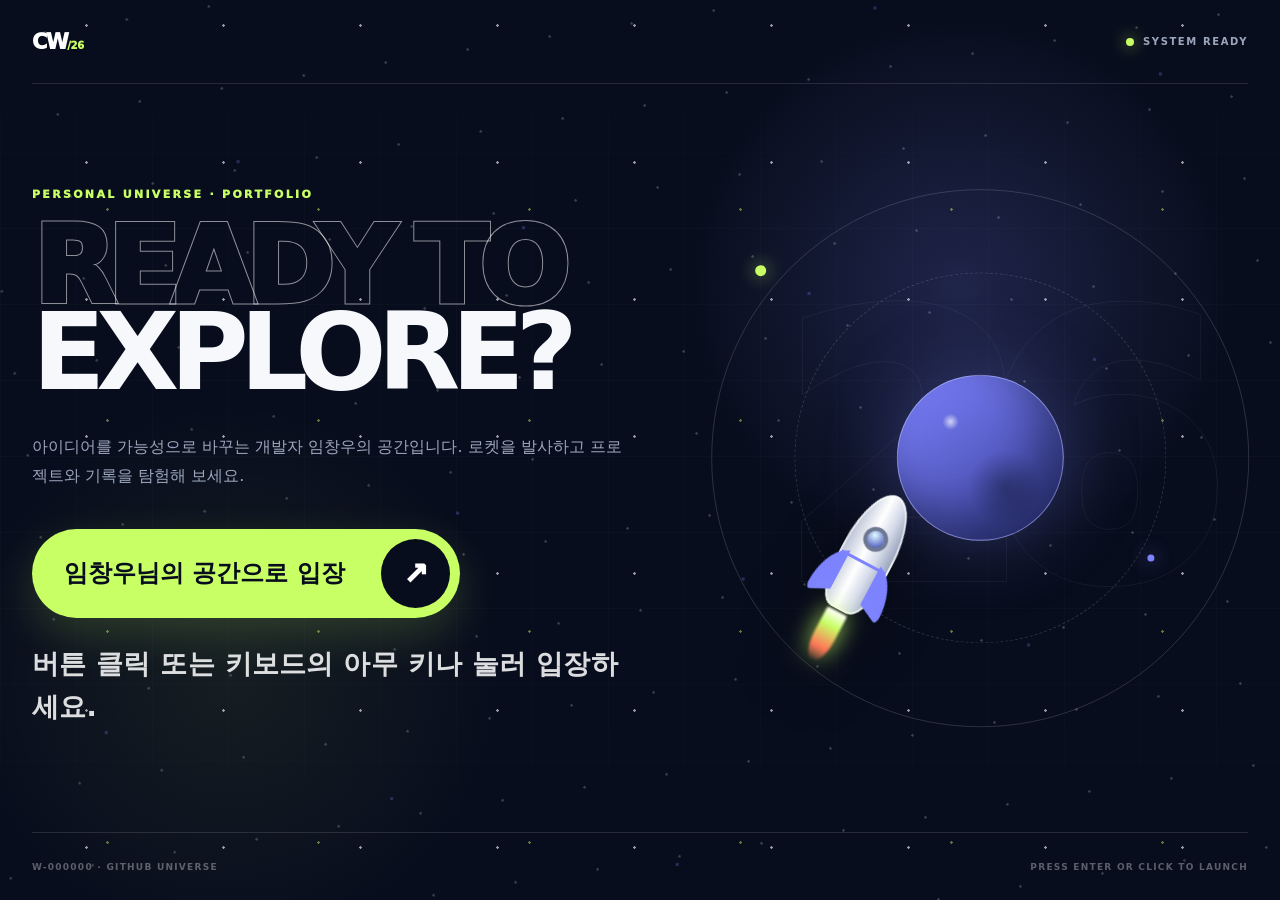
<file: home.html>
<!DOCTYPE html>
<html lang="ko">
<head>
    <meta charset="UTF-8">
    <meta
        name="viewport"
        content="width=device-width, initial-scale=1.0"
    >

    <meta
        name="description"
        content="개발자 임창우의 개인 포털로 입장하는 시작 화면"
    >

    <title>임창우 포트폴리오 | Launch</title>

    <link rel="prefetch" href="index.html">
    <link rel="stylesheet" href="css/entry.css">
</head>

<body class="entry-page">
    <div class="entry-stars" aria-hidden="true"></div>
    <div class="entry-grid" aria-hidden="true"></div>

    <main class="entry-shell" id="entryShell">
        <nav class="entry-nav" aria-label="입장 화면 정보">
            <a class="entry-brand" href="index.html">
                CW<span>/26</span>
            </a>

            <p class="entry-status">
                <span aria-hidden="true"></span>
                SYSTEM READY
            </p>
        </nav>

        <section class="entry-content">
            <div class="entry-copy">
                <p class="entry-kicker">
                    PERSONAL UNIVERSE · PORTFOLIO
                </p>

                <h1>
                    <span>READY TO</span>
                    <strong>EXPLORE?</strong>
                </h1>

                <p class="entry-description">
                    아이디어를 가능성으로 바꾸는 개발자 임창우의 공간입니다.
                    로켓을 발사하고 프로젝트와 기록을 탐험해 보세요.
                </p>

                <button
                    class="entry-button"
                    id="enterButton"
                    type="button"
                    aria-label="임창우님의 공간으로 입장"
                >
                    <span class="entry-button-label">임창우님의 공간으로 입장</span>
                    <span class="entry-button-icon" aria-hidden="true">↗</span>
                </button>

                <p class="entry-sequence" id="entrySequence" aria-live="polite">
                    버튼 클릭 또는 키보드의 아무 키나 눌러 입장하세요.
                </p>
            </div>

            <div class="launch-visual" aria-hidden="true">
                <span class="launch-index">26</span>
                <div class="launch-orbit launch-orbit-outer"></div>
                <div class="launch-orbit launch-orbit-inner"></div>
                <div class="launch-planet"></div>

                <div class="entry-rocket" id="entryRocket">
                    <div class="rocket-body">
                        <span class="rocket-window"></span>
                        <span class="rocket-wing rocket-wing-left"></span>
                        <span class="rocket-wing rocket-wing-right"></span>
                        <span class="rocket-flame"></span>
                    </div>
                </div>
            </div>
        </section>

        <footer class="entry-footer">
            <p>W-000000 · GITHUB UNIVERSE</p>
            <p>PRESS ENTER OR CLICK TO LAUNCH</p>
        </footer>
    </main>

    <div class="entry-wipe" aria-hidden="true"></div>

    <script src="js/entry.js" defer></script>
</body>
</html>
</file>
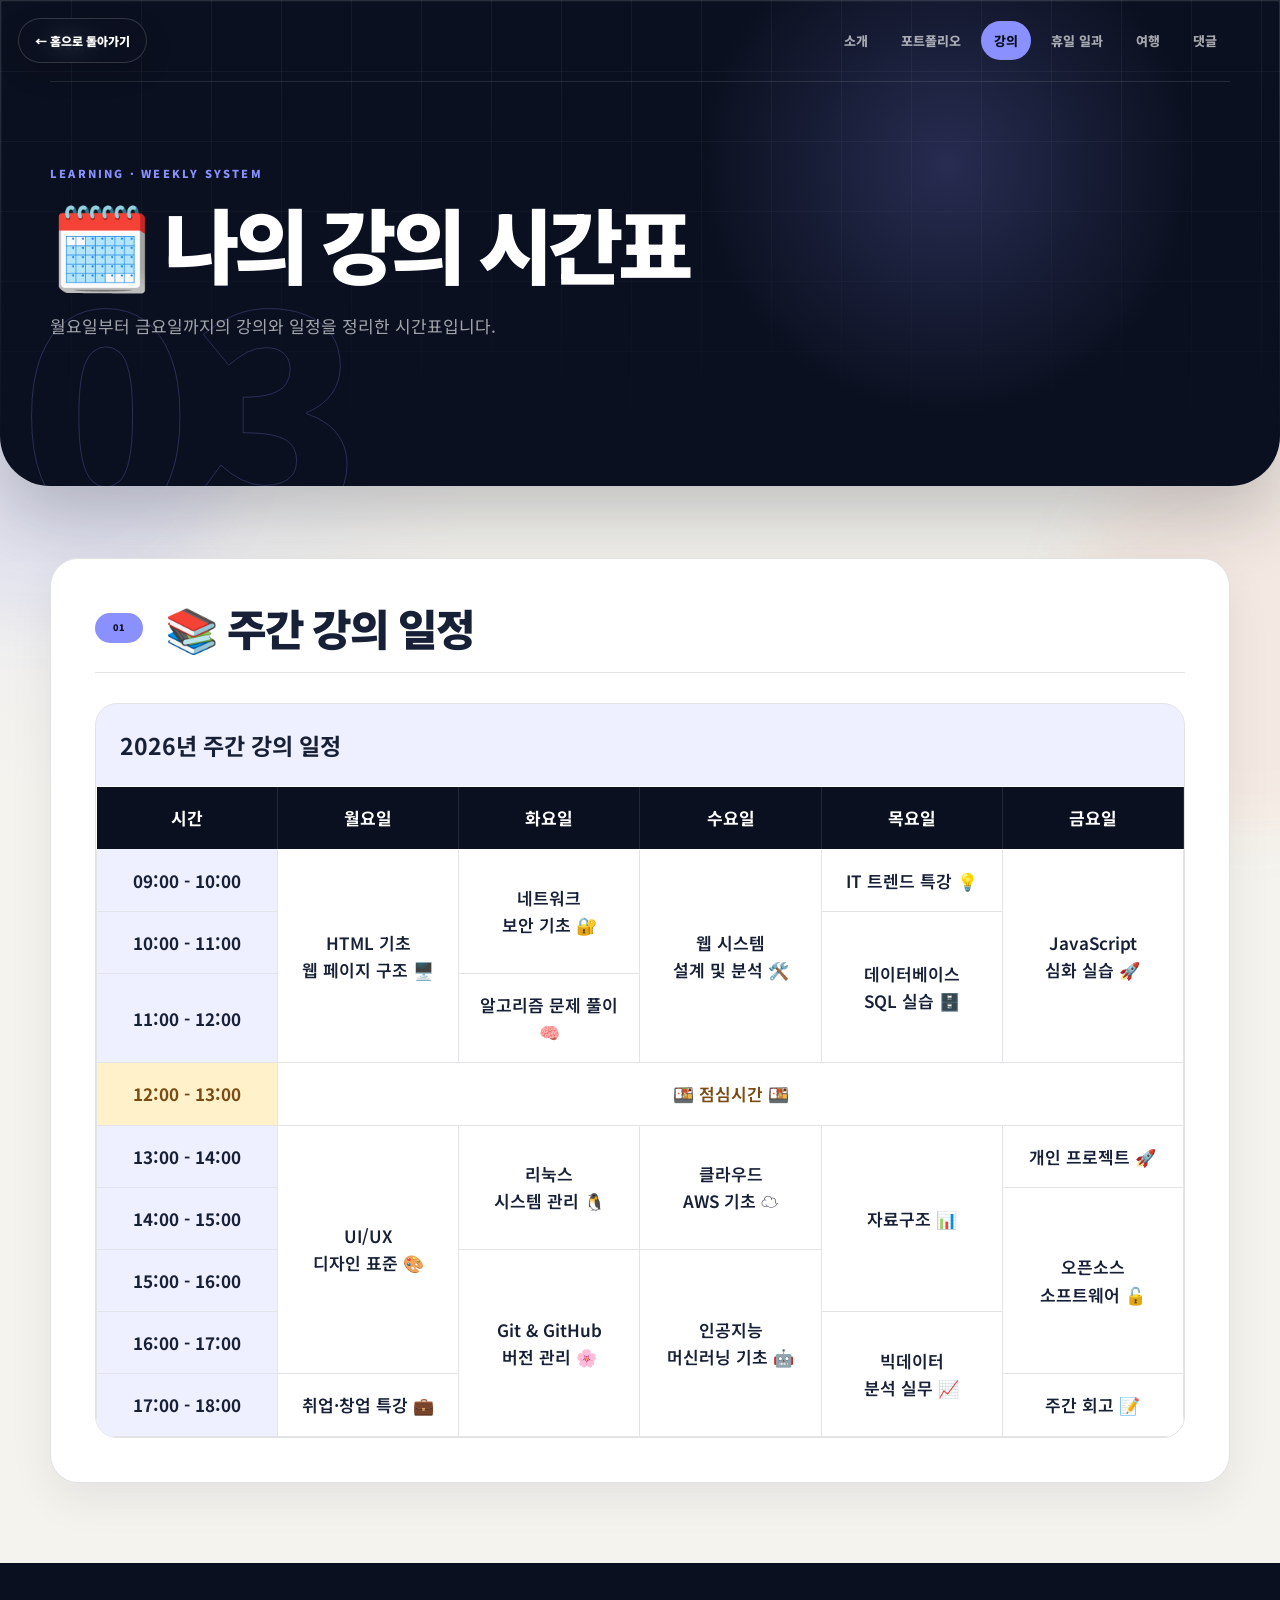
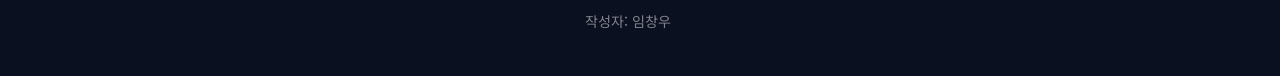
<file: myClass.html>
<!DOCTYPE html>
<html lang="ko">
<head>
    <meta charset="UTF-8">
    <meta name="viewport" content="width=device-width, initial-scale=1.0">

    <meta
        name="description"
        content="임창우의 주간 강의 시간표"
    >

    <title>나의 강의 일정</title>

    <link rel="stylesheet" href="css/style.css">
    <link rel="stylesheet" href="css/showcase.css">
</head>

<body class="site-page class-page showcase-inner">
    <a class="skip-link" href="#pageContent">본문으로 바로가기</a>
    <div class="scroll-progress" id="scrollProgress" aria-hidden="true"></div>

    <nav class="inner-page-nav" aria-label="전체 페이지 메뉴">
        <a class="inner-page-brand" href="index.html">CW<span>/26</span></a>
        <div class="inner-page-links">
            <a href="myProfile.html">소개</a>
            <a href="portfolio.html">포트폴리오</a>
            <a href="myClass.html" aria-current="page">강의</a>
          <a href="myHoliday.html">휴일 일과</a>
            <a href="myTrip.html">여행</a>
            <a href="comments.html">댓글</a>
        </div>
    </nav>

    <header>
        <p class="inner-kicker">LEARNING · WEEKLY SYSTEM</p>
        <h1>🗓️ 나의 강의 시간표</h1>

        <p>
            월요일부터 금요일까지의 강의와 일정을 정리한 시간표입니다.
        </p>
    </header>

    <main id="pageContent">
        <div class="container">
        <section>
            <h2>📚 주간 강의 일정</h2>

            <div class="table-card">
                <div class="table-scroll">
                    <table>
                        <caption>
                            <strong>2026년 주간 강의 일정</strong>
                        </caption>

                        <thead>
                            <tr>
                                <th scope="col">시간</th>
                                <th scope="col">월요일</th>
                                <th scope="col">화요일</th>
                                <th scope="col">수요일</th>
                                <th scope="col">목요일</th>
                                <th scope="col">금요일</th>
                            </tr>
                        </thead>

                        <tbody>
                            <tr>
                                <th scope="row">09:00 - 10:00</th>

                                <td rowspan="3">
                                    HTML 기초<br>
                                    웹 페이지 구조 🖥️
                                </td>

                                <td rowspan="2">
                                    네트워크<br>
                                    보안 기초 🔐
                                </td>

                                <td rowspan="3">
                                    웹 시스템<br>
                                    설계 및 분석 🛠️
                                </td>

                                <td>
                                    IT 트렌드 특강 💡
                                </td>

                                <td rowspan="3">
                                    JavaScript<br>
                                    심화 실습 🚀
                                </td>
                            </tr>

                            <tr>
                                <th scope="row">10:00 - 11:00</th>

                                <td rowspan="2">
                                    데이터베이스<br>
                                    SQL 실습 🗄️
                                </td>
                            </tr>

                            <tr>
                                <th scope="row">11:00 - 12:00</th>

                                <td>
                                    알고리즘 문제 풀이 🧠
                                </td>
                            </tr>

                            <tr class="lunch-row">
                                <th scope="row">12:00 - 13:00</th>

                                <td colspan="5">
                                    🍱 점심시간 🍱
                                </td>
                            </tr>

                            <tr>
                                <th scope="row">13:00 - 14:00</th>

                                <td rowspan="4">
                                    UI/UX<br>
                                    디자인 표준 🎨
                                </td>

                                <td rowspan="2">
                                    리눅스<br>
                                    시스템 관리 🐧
                                </td>

                                <td rowspan="2">
                                    클라우드<br>
                                    AWS 기초 ☁️
                                </td>

                                <td rowspan="3">
                                    자료구조 📊
                                </td>

                                <td>
                                    개인 프로젝트 🚀
                                </td>
                            </tr>

                            <tr>
                                <th scope="row">14:00 - 15:00</th>

                                <td rowspan="3">
                                    오픈소스<br>
                                    소프트웨어 🔓
                                </td>
                            </tr>

                            <tr>
                                <th scope="row">15:00 - 16:00</th>

                                <td rowspan="3">
                                    Git &amp; GitHub<br>
                                    버전 관리 🌸
                                </td>

                                <td rowspan="3">
                                    인공지능<br>
                                    머신러닝 기초 🤖
                                </td>
                            </tr>

                            <tr>
                                <th scope="row">16:00 - 17:00</th>

                                <td rowspan="2">
                                    빅데이터<br>
                                    분석 실무 📈
                                </td>
                            </tr>

                            <tr>
                                <th scope="row">17:00 - 18:00</th>

                                <td>
                                    취업·창업 특강 💼
                                </td>

                                <td>
                                    주간 회고 📝
                                </td>
                            </tr>
                        </tbody>
                    </table>
                </div>
            </div>
        </section>
        </div>
    </main>

    <footer>
        <p>
            <small>작성자: 임창우</small>
        </p>

        <p>
            <a href="index.html">
                홈으로 돌아가기
            </a>
        </p>
    </footer>
    <script
    type="module"
    src="js/theme.js"
    ></script>
    <script src="js/showcase.js" defer></script>
</body>
</html>
</file>
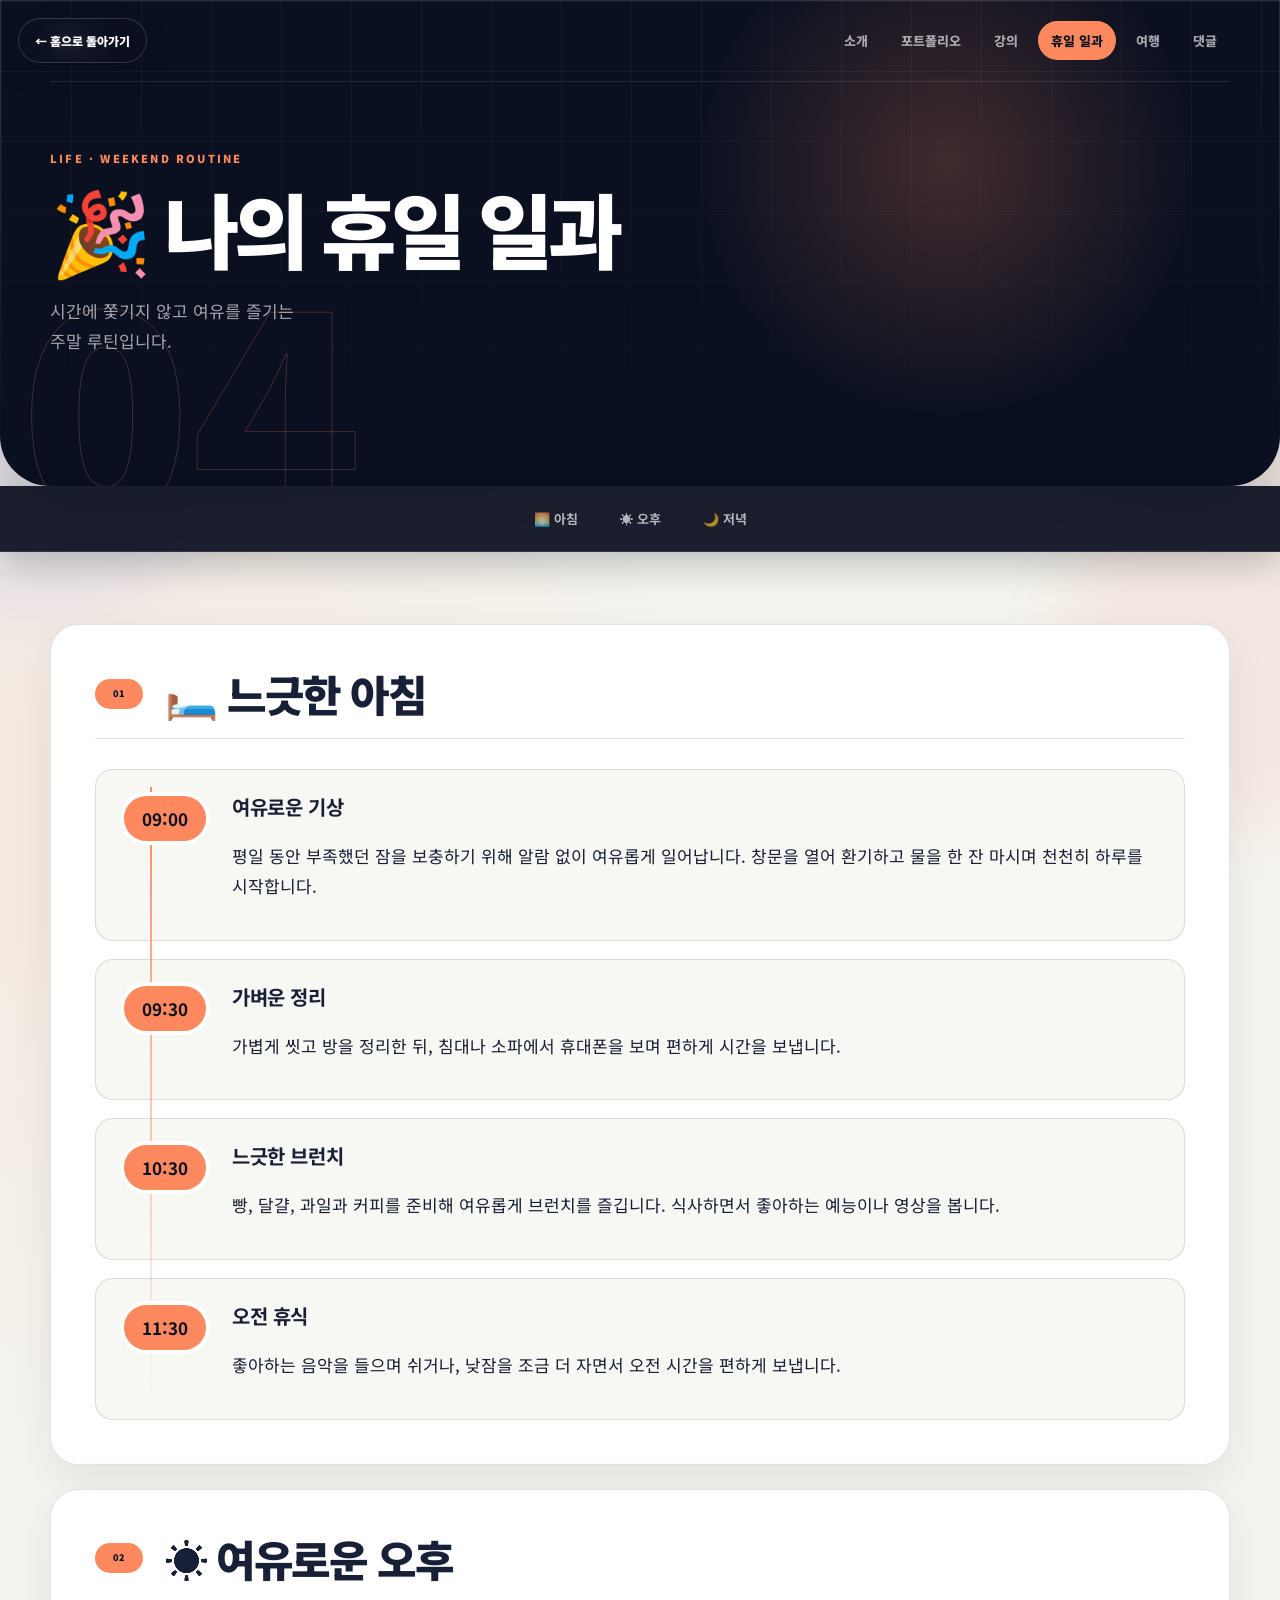
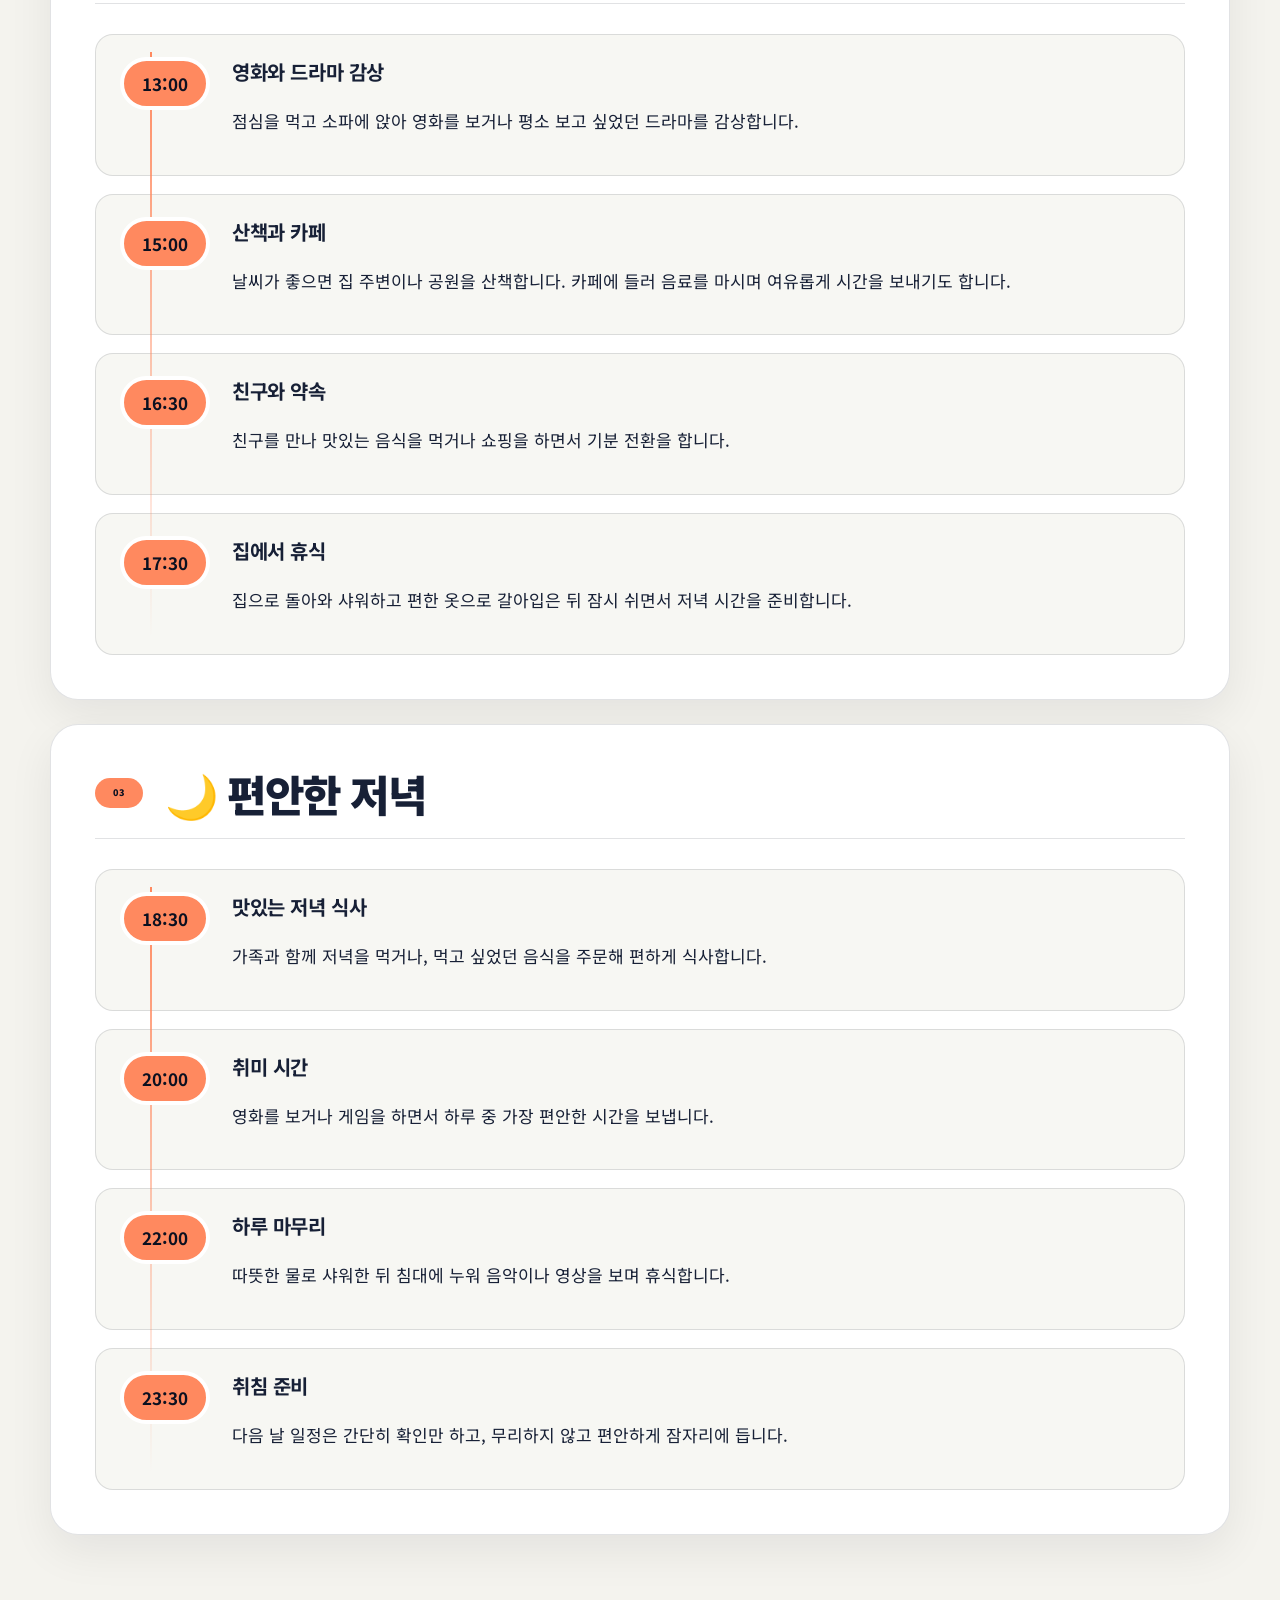
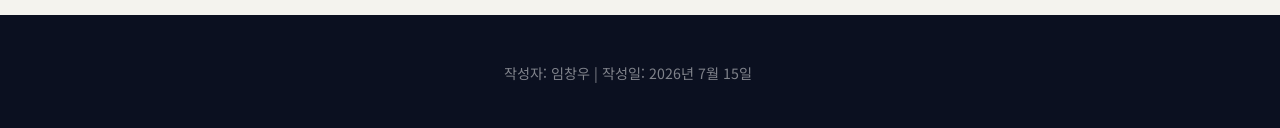
<file: myHoliday.html>
<!DOCTYPE html>
<html lang="ko">
<head>
    <meta charset="UTF-8">
    <meta name="viewport" content="width=device-width, initial-scale=1.0">

    <meta
        name="description"
        content="임창우의 휴일 시간대별 일과를 소개하는 페이지"
    >

    <title>나의 휴일 일과</title>

    <link rel="stylesheet" href="css/style.css">
    <link rel="stylesheet" href="css/showcase.css">
</head>

<body class="site-page holiday-page showcase-inner">
    <a class="skip-link" href="#pageContent">본문으로 바로가기</a>
    <div class="scroll-progress" id="scrollProgress" aria-hidden="true"></div>

    <nav class="inner-page-nav" aria-label="전체 페이지 메뉴">
        <a class="inner-page-brand" href="index.html">CW<span>/26</span></a>
        <div class="inner-page-links">
            <a href="myProfile.html">소개</a>
            <a href="portfolio.html">포트폴리오</a>
            <a href="myClass.html">강의</a>
          <a href="myHoliday.html" aria-current="page">휴일 일과</a>
            <a href="myTrip.html">여행</a>
            <a href="comments.html">댓글</a>
        </div>
    </nav>

    <header>
        <p class="inner-kicker">LIFE · WEEKEND ROUTINE</p>
        <h1>🎉 나의 휴일 일과</h1>

        <p>
            시간에 쫓기지 않고 여유를 즐기는<br>
            <mark>주말 루틴</mark>입니다.
        </p>
    </header>

    <nav
        class="holiday-nav"
        aria-label="휴일 일과 이동 메뉴"
    >
        <a href="#morning">🌅 아침</a>
        <a href="#afternoon">☀️ 오후</a>
        <a href="#evening">🌙 저녁</a>
    </nav>

    <main id="pageContent">
        <div class="container">
        <section id="morning">
            <h2>🛏️ 느긋한 아침</h2>

            <div class="routine-list">
                <article class="routine-card">
                    <time datetime="09:00">09:00</time>

                    <div>
                        <h3>여유로운 기상</h3>

                        <p>
                            평일 동안 부족했던 잠을 보충하기 위해
                            알람 없이 여유롭게 일어납니다.
                            창문을 열어 환기하고 물을 한 잔 마시며
                            천천히 하루를 시작합니다.
                        </p>
                    </div>
                </article>

                <article class="routine-card">
                    <time datetime="09:30">09:30</time>

                    <div>
                        <h3>가벼운 정리</h3>

                        <p>
                            가볍게 씻고 방을 정리한 뒤,
                            침대나 소파에서 휴대폰을 보며
                            편하게 시간을 보냅니다.
                        </p>
                    </div>
                </article>

                <article class="routine-card">
                    <time datetime="10:30">10:30</time>

                    <div>
                        <h3>느긋한 브런치</h3>

                        <p>
                            빵, 달걀, 과일과 커피를 준비해
                            여유롭게 브런치를 즐깁니다.
                            식사하면서 좋아하는 예능이나 영상을 봅니다.
                        </p>
                    </div>
                </article>

                <article class="routine-card">
                    <time datetime="11:30">11:30</time>

                    <div>
                        <h3>오전 휴식</h3>

                        <p>
                            좋아하는 음악을 들으며 쉬거나,
                            낮잠을 조금 더 자면서
                            오전 시간을 편하게 보냅니다.
                        </p>
                    </div>
                </article>
            </div>
        </section>

        <section id="afternoon">
            <h2>☀️ 여유로운 오후</h2>

            <div class="routine-list">
                <article class="routine-card">
                    <time datetime="13:00">13:00</time>

                    <div>
                        <h3>영화와 드라마 감상</h3>

                        <p>
                            점심을 먹고 소파에 앉아 영화를 보거나
                            평소 보고 싶었던 드라마를 감상합니다.
                        </p>
                    </div>
                </article>

                <article class="routine-card">
                    <time datetime="15:00">15:00</time>

                    <div>
                        <h3>산책과 카페</h3>

                        <p>
                            날씨가 좋으면 집 주변이나 공원을 산책합니다.
                            카페에 들러 음료를 마시며
                            여유롭게 시간을 보내기도 합니다.
                        </p>
                    </div>
                </article>

                <article class="routine-card">
                    <time datetime="16:30">16:30</time>

                    <div>
                        <h3>친구와 약속</h3>

                        <p>
                            친구를 만나 맛있는 음식을 먹거나
                            쇼핑을 하면서 기분 전환을 합니다.
                        </p>
                    </div>
                </article>

                <article class="routine-card">
                    <time datetime="17:30">17:30</time>

                    <div>
                        <h3>집에서 휴식</h3>

                        <p>
                            집으로 돌아와 샤워하고 편한 옷으로 갈아입은 뒤
                            잠시 쉬면서 저녁 시간을 준비합니다.
                        </p>
                    </div>
                </article>
            </div>
        </section>

        <section id="evening">
            <h2>🌙 편안한 저녁</h2>

            <div class="routine-list">
                <article class="routine-card">
                    <time datetime="18:30">18:30</time>

                    <div>
                        <h3>맛있는 저녁 식사</h3>

                        <p>
                            가족과 함께 저녁을 먹거나,
                            먹고 싶었던 음식을 주문해
                            편하게 식사합니다.
                        </p>
                    </div>
                </article>

                <article class="routine-card">
                    <time datetime="20:00">20:00</time>

                    <div>
                        <h3>취미 시간</h3>

                        <p>
                            영화를 보거나 게임을 하면서
                            하루 중 가장 편안한 시간을 보냅니다.
                        </p>
                    </div>
                </article>

                <article class="routine-card">
                    <time datetime="22:00">22:00</time>

                    <div>
                        <h3>하루 마무리</h3>

                        <p>
                            따뜻한 물로 샤워한 뒤 침대에 누워
                            음악이나 영상을 보며 휴식합니다.
                        </p>
                    </div>
                </article>

                <article class="routine-card">
                    <time datetime="23:30">23:30</time>

                    <div>
                        <h3>취침 준비</h3>

                        <p>
                            다음 날 일정은 간단히 확인만 하고,
                            무리하지 않고 편안하게 잠자리에 듭니다.
                        </p>
                    </div>
                </article>
            </div>
        </section>
        </div>
    </main>

    <footer>
        <p>
            <small>
                작성자: 임창우 |
                작성일:
                <time datetime="2026-07-15">
                    2026년 7월 15일
                </time>
            </small>
        </p>

        <p>
            <a href="index.html">
                홈으로 돌아가기
            </a>
        </p>
    </footer>
    <script
    type="module"
    src="js/theme.js"
    ></script>
    <script src="js/showcase.js" defer></script>
</body>
</html>
</file>
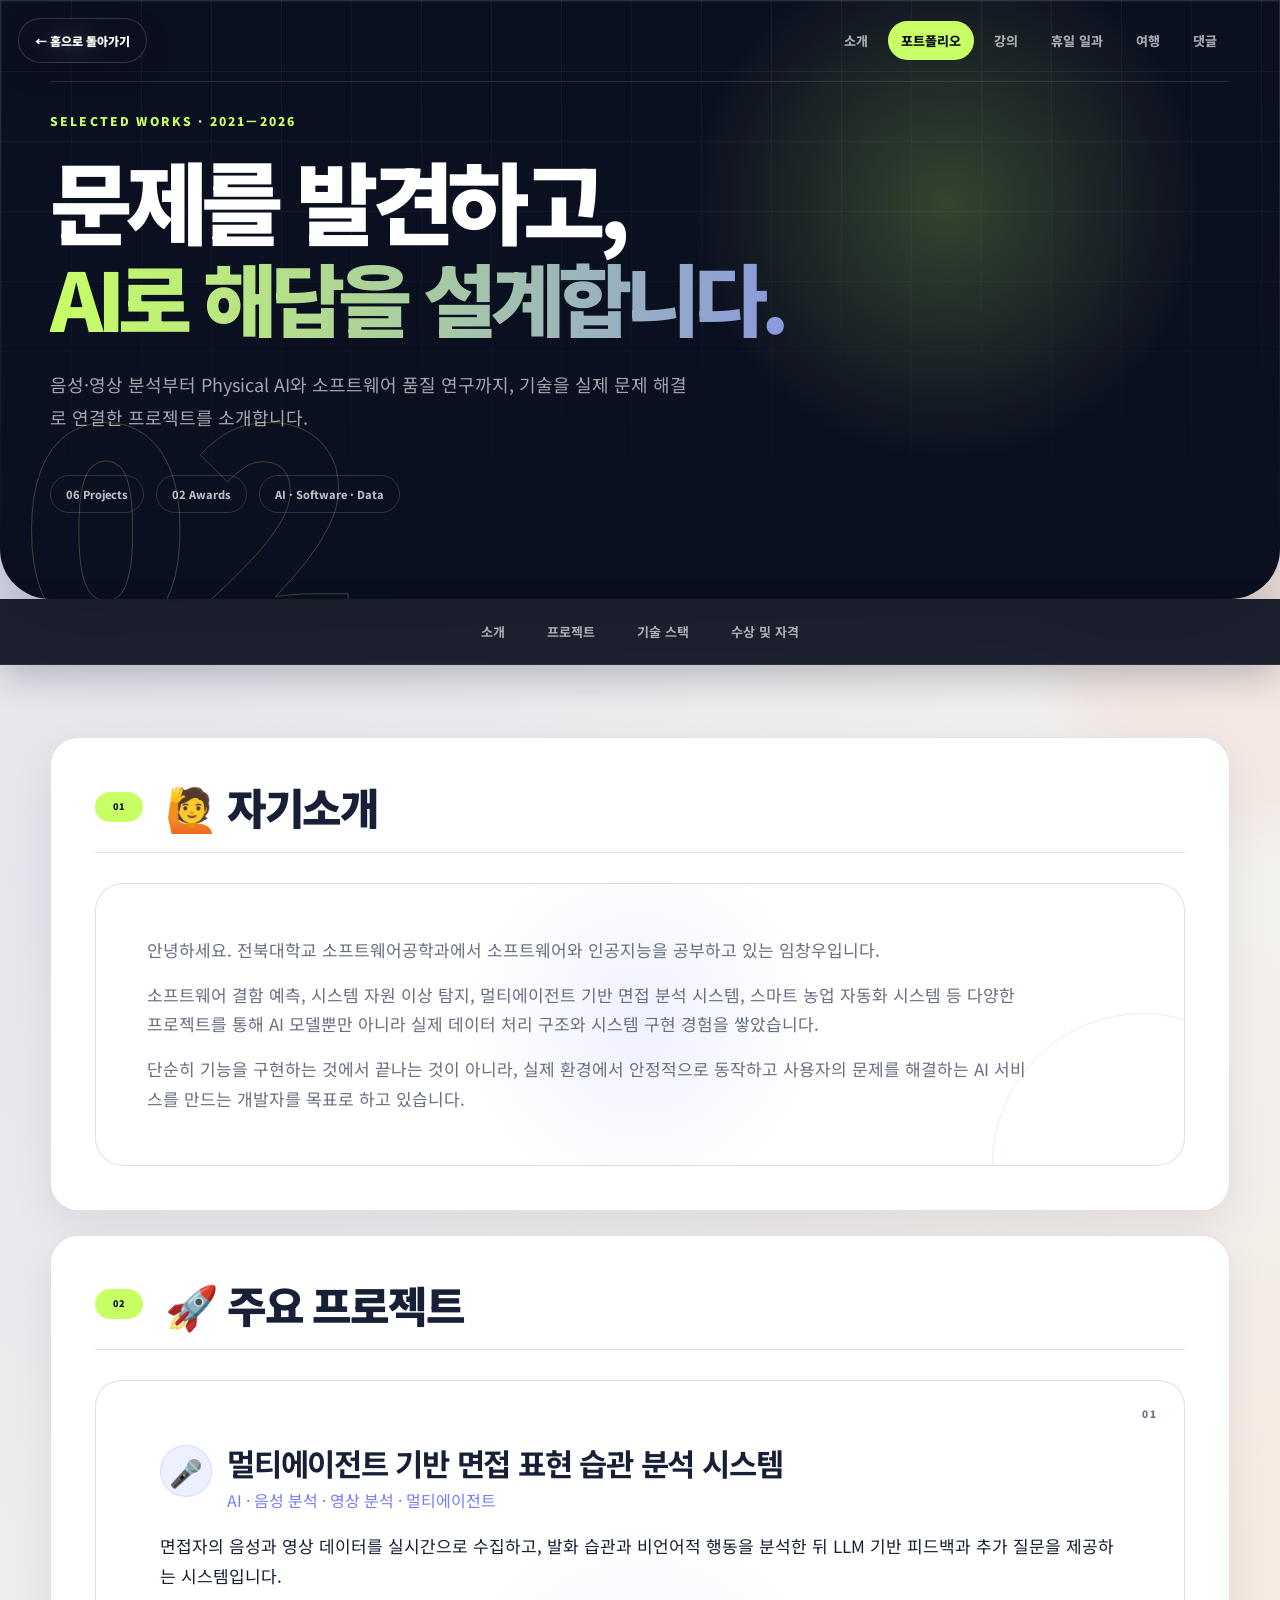
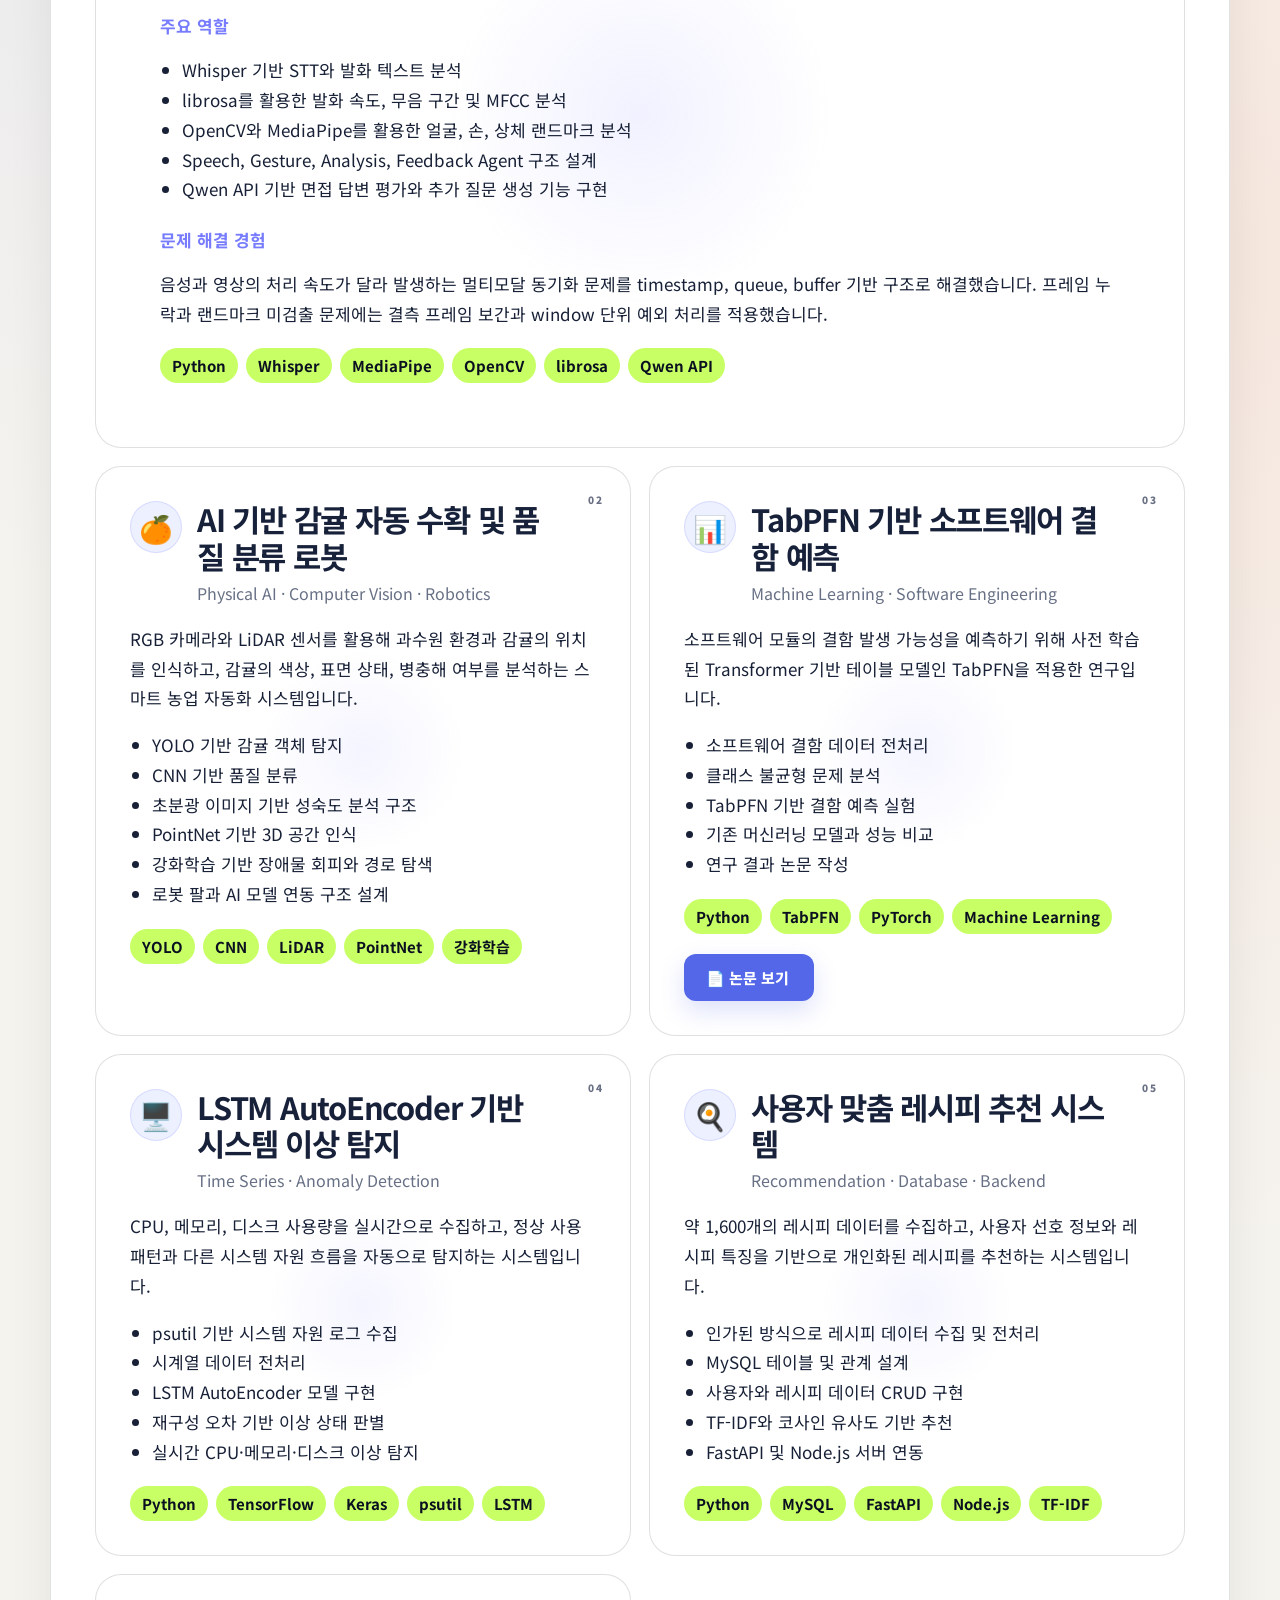
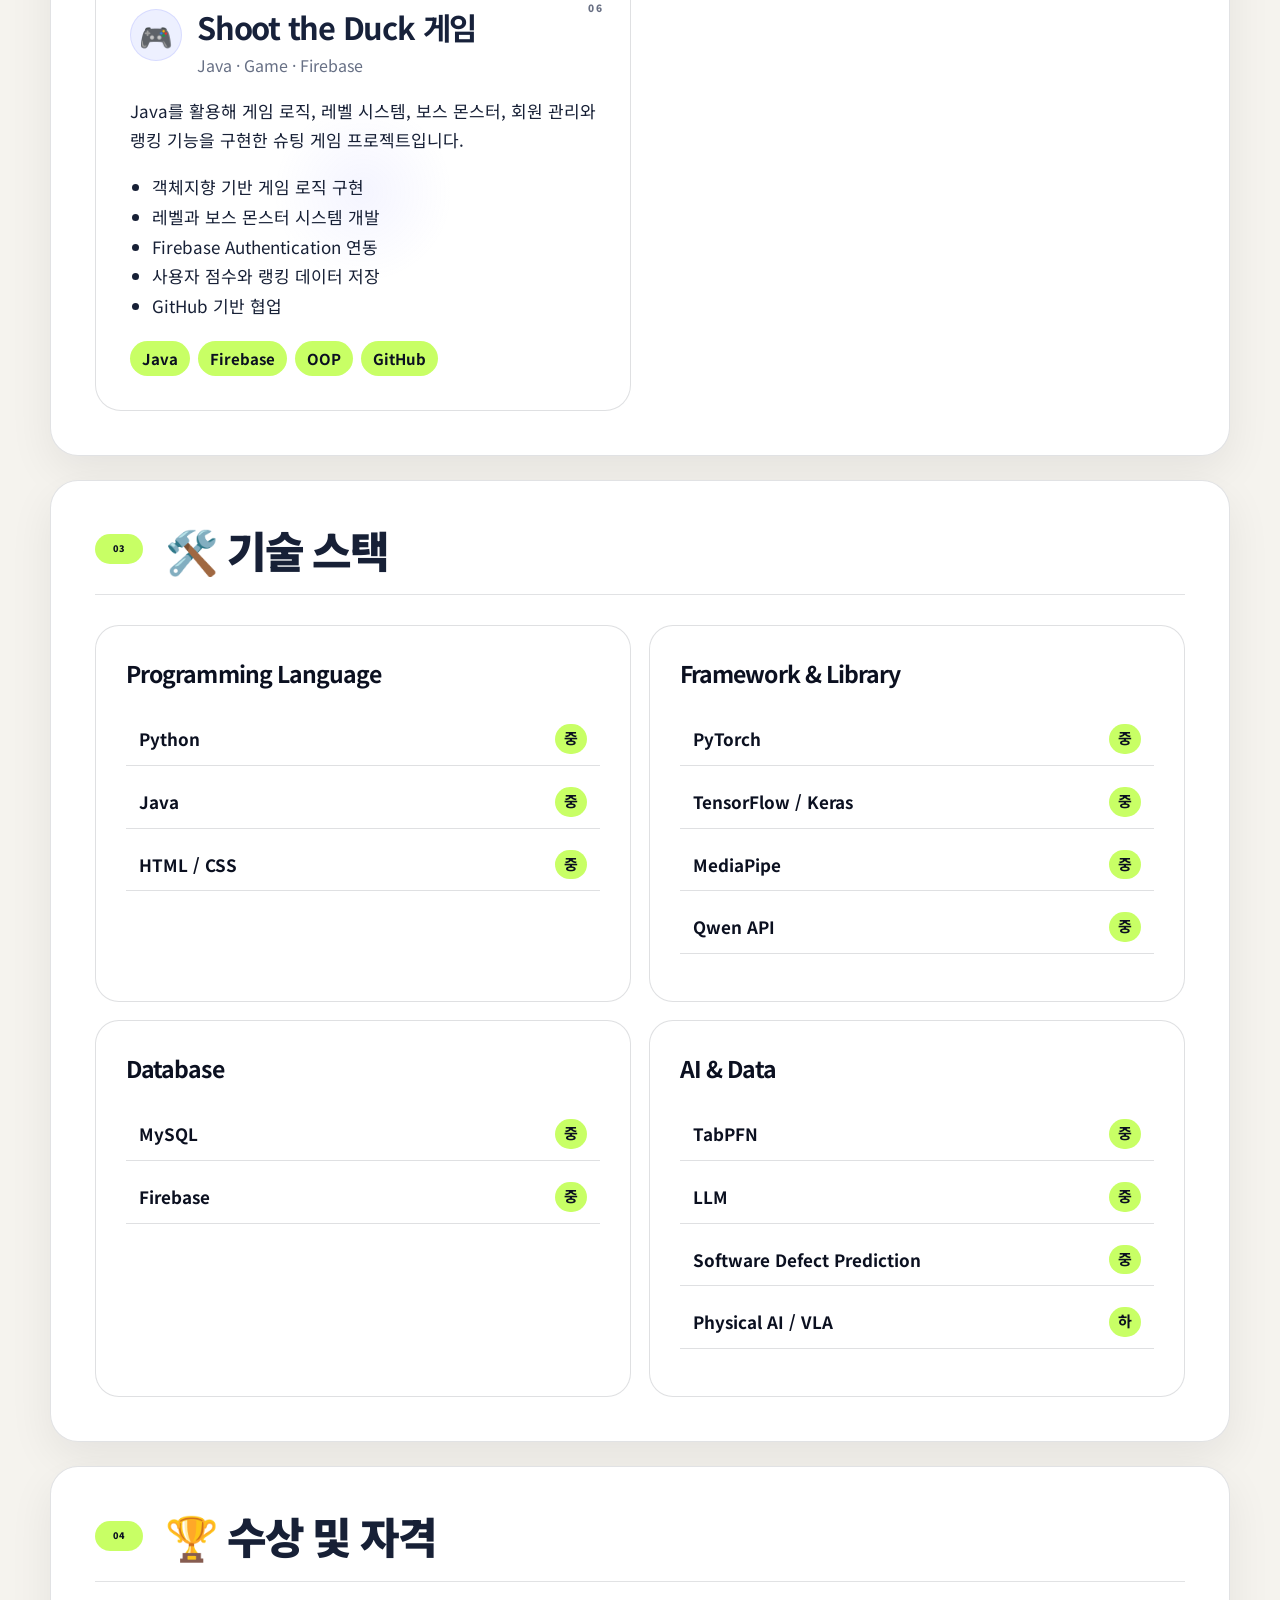
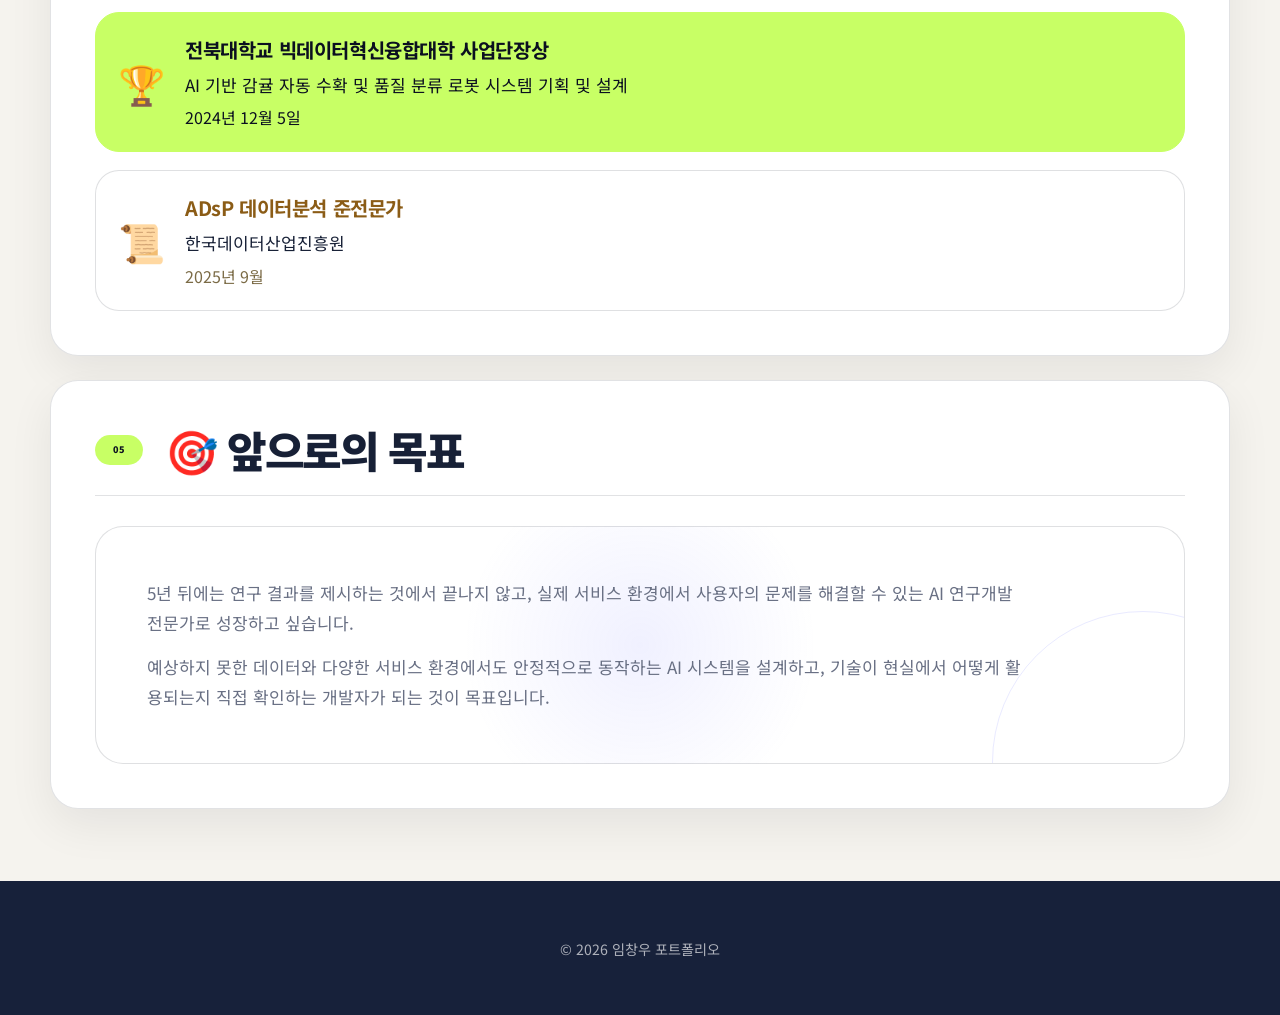
<file: portfolio.html>
<!DOCTYPE html>
<html lang="ko">
<head>
    <meta charset="UTF-8">
    <meta name="viewport" content="width=device-width, initial-scale=1.0">

    <meta
        name="description"
        content="임창우의 프로젝트, 기술 스택, 수상 내역을 소개하는 포트폴리오"
    >

    <title>임창우의 포트폴리오</title>

    <link rel="stylesheet" href="css/style.css">
    <link rel="stylesheet" href="css/showcase.css">
</head>

<body class="site-page portfolio-page showcase-portfolio">
    <a class="skip-link" href="#portfolioContent">
        본문으로 바로가기
    </a>

    <div
        class="scroll-progress"
        id="scrollProgress"
        aria-hidden="true"
    ></div>

    <nav class="inner-page-nav" aria-label="전체 페이지 메뉴">
        <a class="inner-page-brand" href="index.html">CW<span>/26</span></a>
        <div class="inner-page-links">
            <a href="myProfile.html">소개</a>
            <a href="portfolio.html" aria-current="page">포트폴리오</a>
            <a href="myClass.html">강의</a>
          <a href="myHoliday.html">휴일 일과</a>
            <a href="myTrip.html">여행</a>
            <a href="comments.html">댓글</a>
        </div>
    </nav>

    <header class="portfolio-hero">
        <div class="portfolio-hero-inner" data-reveal>
            <p class="portfolio-kicker">
                Selected Works · 2021—2026
            </p>

            <h1>
                문제를 발견하고,
                <span>AI로 해답을 설계합니다.</span>
            </h1>

            <p class="portfolio-lead">
                음성·영상 분석부터 Physical AI와 소프트웨어 품질 연구까지,
                기술을 실제 문제 해결로 연결한 프로젝트를 소개합니다.
            </p>

            <div class="portfolio-stats" aria-label="포트폴리오 요약">
                <span>06 Projects</span>
                <span>02 Awards</span>
                <span>AI · Software · Data</span>
            </div>
        </div>
    </header>

    <nav
        class="portfolio-nav"
        aria-label="포트폴리오 이동 메뉴"
    >
        <div class="portfolio-nav-links">
            <a href="#about">소개</a>
            <a href="#projects">프로젝트</a>
            <a href="#skills">기술 스택</a>
            <a href="#awards">수상 및 자격</a>
        </div>
    </nav>

    <main id="portfolioContent">
        <section id="about">
            <h2>🙋 자기소개</h2>

            <article class="portfolio-intro" data-spotlight>
                <p>
                    안녕하세요. 전북대학교 소프트웨어공학과에서
                    소프트웨어와 인공지능을 공부하고 있는 임창우입니다.
                </p>

                <p>
                    소프트웨어 결함 예측, 시스템 자원 이상 탐지,
                    멀티에이전트 기반 면접 분석 시스템,
                    스마트 농업 자동화 시스템 등 다양한 프로젝트를 통해
                    AI 모델뿐만 아니라 실제 데이터 처리 구조와
                    시스템 구현 경험을 쌓았습니다.
                </p>

                <p>
                    단순히 기능을 구현하는 것에서 끝나는 것이 아니라,
                    실제 환경에서 안정적으로 동작하고 사용자의 문제를
                    해결하는 AI 서비스를 만드는 개발자를 목표로 하고 있습니다.
                </p>
            </article>
        </section>

        <section id="projects">
            <h2>🚀 주요 프로젝트</h2>

            <div class="project-grid">
                <article class="project-card featured-project">
                    <div class="project-heading">
                        <span class="project-icon">🎤</span>

                        <div>
                            <h3>
                                멀티에이전트 기반 면접 표현 습관 분석 시스템
                            </h3>

                            <p class="project-category">
                                AI · 음성 분석 · 영상 분석 · 멀티에이전트
                            </p>
                        </div>
                    </div>

                    <p>
                        면접자의 음성과 영상 데이터를 실시간으로 수집하고,
                        발화 습관과 비언어적 행동을 분석한 뒤
                        LLM 기반 피드백과 추가 질문을 제공하는 시스템입니다.
                    </p>

                    <h4>주요 역할</h4>

                    <ul>
                        <li>Whisper 기반 STT와 발화 텍스트 분석</li>
                        <li>
                            librosa를 활용한 발화 속도,
                            무음 구간 및 MFCC 분석
                        </li>
                        <li>
                            OpenCV와 MediaPipe를 활용한
                            얼굴, 손, 상체 랜드마크 분석
                        </li>
                        <li>
                            Speech, Gesture, Analysis,
                            Feedback Agent 구조 설계
                        </li>
                        <li>
                            Qwen API 기반 면접 답변 평가와
                            추가 질문 생성 기능 구현
                        </li>
                    </ul>

                    <h4>문제 해결 경험</h4>

                    <p>
                        음성과 영상의 처리 속도가 달라 발생하는
                        멀티모달 동기화 문제를 timestamp,
                        queue, buffer 기반 구조로 해결했습니다.
                        프레임 누락과 랜드마크 미검출 문제에는
                        결측 프레임 보간과 window 단위 예외 처리를 적용했습니다.
                    </p>

                    <div class="project-tags">
                        <span>Python</span>
                        <span>Whisper</span>
                        <span>MediaPipe</span>
                        <span>OpenCV</span>
                        <span>librosa</span>
                        <span>Qwen API</span>
                    </div>
                </article>

                <article class="project-card">
                    <div class="project-heading">
                        <span class="project-icon">🍊</span>

                        <div>
                            <h3>
                                AI 기반 감귤 자동 수확 및 품질 분류 로봇
                            </h3>

                            <p class="project-category">
                                Physical AI · Computer Vision · Robotics
                            </p>
                        </div>
                    </div>

                    <p>
                        RGB 카메라와 LiDAR 센서를 활용해
                        과수원 환경과 감귤의 위치를 인식하고,
                        감귤의 색상, 표면 상태, 병충해 여부를 분석하는
                        스마트 농업 자동화 시스템입니다.
                    </p>

                    <ul>
                        <li>YOLO 기반 감귤 객체 탐지</li>
                        <li>CNN 기반 품질 분류</li>
                        <li>초분광 이미지 기반 성숙도 분석 구조</li>
                        <li>PointNet 기반 3D 공간 인식</li>
                        <li>강화학습 기반 장애물 회피와 경로 탐색</li>
                        <li>로봇 팔과 AI 모델 연동 구조 설계</li>
                    </ul>

                    <div class="project-tags">
                        <span>YOLO</span>
                        <span>CNN</span>
                        <span>LiDAR</span>
                        <span>PointNet</span>
                        <span>강화학습</span>
                    </div>
                </article>

                <article class="project-card">
                    <div class="project-heading">
                        <span class="project-icon">📊</span>

                        <div>
                            <h3>
                                TabPFN 기반 소프트웨어 결함 예측
                            </h3>

                            <p class="project-category">
                                Machine Learning · Software Engineering
                            </p>
                        </div>
                    </div>

                    <p>
                        소프트웨어 모듈의 결함 발생 가능성을 예측하기 위해
                        사전 학습된 Transformer 기반 테이블 모델인
                        TabPFN을 적용한 연구입니다.
                    </p>

                    <ul>
                        <li>소프트웨어 결함 데이터 전처리</li>
                        <li>클래스 불균형 문제 분석</li>
                        <li>TabPFN 기반 결함 예측 실험</li>
                        <li>기존 머신러닝 모델과 성능 비교</li>
                        <li>연구 결과 논문 작성</li>
                    </ul>

                    <div class="project-tags">
                        <span>Python</span>
                        <span>TabPFN</span>
                        <span>PyTorch</span>
                        <span>Machine Learning</span>
                    </div>

                    <div class="project-button-area">
                        <a
                            class="paper-button"
                            href="https://kcse.sigsoft.or.kr/2026/files/KCSE-2026-proceedings.pdf#page=229"
                            target="_blank"
                            rel="noopener noreferrer"
                        >
                            📄 논문 보기
                        </a>
                    </div>
                </article>

                <article class="project-card">
                    <div class="project-heading">
                        <span class="project-icon">🖥️</span>

                        <div>
                            <h3>
                                LSTM AutoEncoder 기반 시스템 이상 탐지
                            </h3>

                            <p class="project-category">
                                Time Series · Anomaly Detection
                            </p>
                        </div>
                    </div>

                    <p>
                        CPU, 메모리, 디스크 사용량을 실시간으로 수집하고,
                        정상 사용 패턴과 다른 시스템 자원 흐름을
                        자동으로 탐지하는 시스템입니다.
                    </p>

                    <ul>
                        <li>psutil 기반 시스템 자원 로그 수집</li>
                        <li>시계열 데이터 전처리</li>
                        <li>LSTM AutoEncoder 모델 구현</li>
                        <li>재구성 오차 기반 이상 상태 판별</li>
                        <li>실시간 CPU·메모리·디스크 이상 탐지</li>
                    </ul>

                    <div class="project-tags">
                        <span>Python</span>
                        <span>TensorFlow</span>
                        <span>Keras</span>
                        <span>psutil</span>
                        <span>LSTM</span>
                    </div>
                </article>

                <article class="project-card">
                    <div class="project-heading">
                        <span class="project-icon">🍳</span>

                        <div>
                            <h3>사용자 맞춤 레시피 추천 시스템</h3>

                            <p class="project-category">
                                Recommendation · Database · Backend
                            </p>
                        </div>
                    </div>

                    <p>
                        약 1,600개의 레시피 데이터를 수집하고,
                        사용자 선호 정보와 레시피 특징을 기반으로
                        개인화된 레시피를 추천하는 시스템입니다.
                    </p>

                    <ul>
                        <li>
                            인가된 방식으로 레시피 데이터 수집 및 전처리
                        </li>
                        <li>MySQL 테이블 및 관계 설계</li>
                        <li>사용자와 레시피 데이터 CRUD 구현</li>
                        <li>TF-IDF와 코사인 유사도 기반 추천</li>
                        <li>FastAPI 및 Node.js 서버 연동</li>
                    </ul>

                    <div class="project-tags">
                        <span>Python</span>
                        <span>MySQL</span>
                        <span>FastAPI</span>
                        <span>Node.js</span>
                        <span>TF-IDF</span>
                    </div>
                </article>

                <article class="project-card">
                    <div class="project-heading">
                        <span class="project-icon">🎮</span>

                        <div>
                            <h3>Shoot the Duck 게임</h3>

                            <p class="project-category">
                                Java · Game · Firebase
                            </p>
                        </div>
                    </div>

                    <p>
                        Java를 활용해 게임 로직, 레벨 시스템,
                        보스 몬스터, 회원 관리와 랭킹 기능을 구현한
                        슈팅 게임 프로젝트입니다.
                    </p>

                    <ul>
                        <li>객체지향 기반 게임 로직 구현</li>
                        <li>레벨과 보스 몬스터 시스템 개발</li>
                        <li>Firebase Authentication 연동</li>
                        <li>사용자 점수와 랭킹 데이터 저장</li>
                        <li>GitHub 기반 협업</li>
                    </ul>

                    <div class="project-tags">
                        <span>Java</span>
                        <span>Firebase</span>
                        <span>OOP</span>
                        <span>GitHub</span>
                    </div>
                </article>
            </div>
        </section>

        <section id="skills">
            <h2>🛠️ 기술 스택</h2>

            <div class="skill-grid">
                <article class="skill-card">
                    <h3>Programming Language</h3>

                    <ul>
                        <li>
                            <strong>Python</strong>
                            <span>중</span>
                        </li>

                        <li>
                            <strong>Java</strong>
                            <span>중</span>
                        </li>

                        <li>
                            <strong>HTML / CSS</strong>
                            <span>중</span>
                        </li>
                    </ul>
                </article>

                <article class="skill-card">
                    <h3>Framework &amp; Library</h3>

                    <ul>
                        <li>
                            <strong>PyTorch</strong>
                            <span>중</span>
                        </li>

                        <li>
                            <strong>TensorFlow / Keras</strong>
                            <span>중</span>
                        </li>

                        <li>
                            <strong>MediaPipe</strong>
                            <span>중</span>
                        </li>

                        <li>
                            <strong>Qwen API</strong>
                            <span>중</span>
                        </li>
                    </ul>
                </article>

                <article class="skill-card">
                    <h3>Database</h3>

                    <ul>
                        <li>
                            <strong>MySQL</strong>
                            <span>중</span>
                        </li>

                        <li>
                            <strong>Firebase</strong>
                            <span>중</span>
                        </li>
                    </ul>
                </article>

                <article class="skill-card">
                    <h3>AI &amp; Data</h3>

                    <ul>
                        <li>
                            <strong>TabPFN</strong>
                            <span>중</span>
                        </li>

                        <li>
                            <strong>LLM</strong>
                            <span>중</span>
                        </li>

                        <li>
                            <strong>Software Defect Prediction</strong>
                            <span>중</span>
                        </li>

                        <li>
                            <strong>Physical AI / VLA</strong>
                            <span>하</span>
                        </li>
                    </ul>
                </article>
            </div>
        </section>

        <section id="awards">
            <h2>🏆 수상 및 자격</h2>

            <div class="award-list">
                <article class="award-card">
                    <span class="award-icon">🏆</span>

                    <div>
                        <h3>
                            전북대학교 빅데이터혁신융합대학 사업단장상
                        </h3>

                        <p>
                            AI 기반 감귤 자동 수확 및 품질 분류 로봇
                            시스템 기획 및 설계
                        </p>

                        <time datetime="2024-12-05">
                            2024년 12월 5일
                        </time>
                    </div>
                </article>

                <article class="award-card">
                    <span class="award-icon">📜</span>

                    <div>
                        <h3>ADsP 데이터분석 준전문가</h3>

                        <p>
                            한국데이터산업진흥원
                        </p>

                        <time datetime="2025-09">
                            2025년 9월
                        </time>
                    </div>
                </article>
            </div>
        </section>

        <section>
            <h2>🎯 앞으로의 목표</h2>

            <article class="goal-message" data-spotlight>
                <p>
                    5년 뒤에는 연구 결과를 제시하는 것에서 끝나지 않고,
                    실제 서비스 환경에서 사용자의 문제를 해결할 수 있는
                    AI 연구개발 전문가로 성장하고 싶습니다.
                </p>

                <p>
                    예상하지 못한 데이터와 다양한 서비스 환경에서도
                    안정적으로 동작하는 AI 시스템을 설계하고,
                    기술이 현실에서 어떻게 활용되는지 직접 확인하는
                    개발자가 되는 것이 목표입니다.
                </p>
            </article>
        </section>
    </main>

    <footer>
        <p>
            <a href="index.html">홈으로 돌아가기</a>
        </p>

        <p>
            <small>
                © 2026 임창우 포트폴리오
            </small>
        </p>
    </footer>
    <script
        type="module"
        src="js/theme.js"
    ></script>
    <script src="js/showcase.js" defer></script>
</body>
</html>
</file>
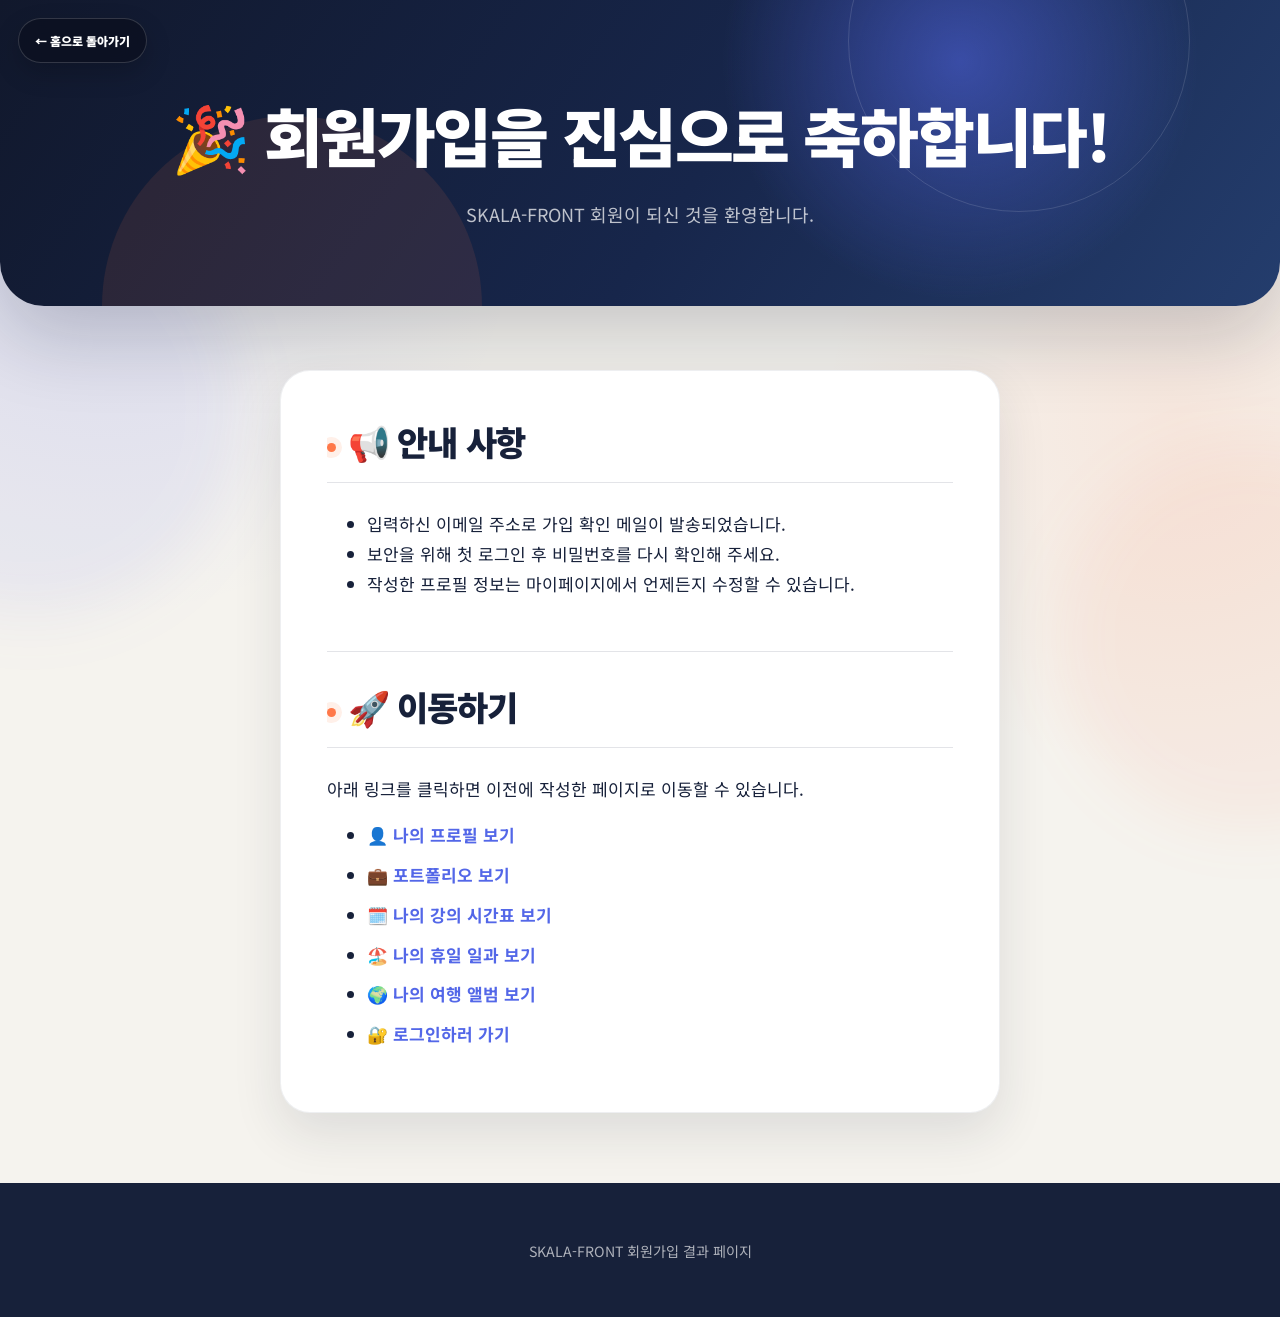
<file: signUpResult.html>
<!DOCTYPE html>
<html lang="ko">
<head>
    <meta charset="UTF-8">
    <meta name="viewport" content="width=device-width, initial-scale=1.0">

    <meta
        name="description"
        content="SKALA-FRONT 회원가입 완료 페이지"
    >

    <title>회원가입 결과</title>

    <link rel="stylesheet" href="css/style.css">
</head>

<body class="site-page signup-result-page">
    <header>
        <h1>🎉 회원가입을 진심으로 축하합니다!</h1>

        <p>
            SKALA-FRONT 회원이 되신 것을 환영합니다.
        </p>
    </header>

    <main>
        <div class="container">
        <section>
            <h2>📢 안내 사항</h2>

            <ul>
                <li>
                    입력하신 이메일 주소로 가입 확인 메일이 발송되었습니다.
                </li>

                <li>
                    보안을 위해 첫 로그인 후 비밀번호를 다시 확인해 주세요.
                </li>

                <li>
                    작성한 프로필 정보는 마이페이지에서 언제든지 수정할 수 있습니다.
                </li>
            </ul>
        </section>

        <hr>

        <section>
            <h2>🚀 이동하기</h2>

            <p>
                아래 링크를 클릭하면 이전에 작성한 페이지로 이동할 수 있습니다.
            </p>

            <ul class="link-list">
                <li>
                    <a href="myProfile.html">
                        👤 나의 프로필 보기
                    </a>
                </li>

                <li>
                    <a href="portfolio.html">
                        💼 포트폴리오 보기
                    </a>
                </li>

                <li>
                    <a href="myClass.html">
                        🗓️ 나의 강의 시간표 보기
                    </a>
                </li>

                <li>
                    <a href="myHoliday.html">
                        🏖️ 나의 휴일 일과 보기
                    </a>
                </li>

                <li>
                    <a href="myTrip.html">
                        🌍 나의 여행 앨범 보기
                    </a>
                </li>

                <li>
                    <a href="login.html">
                        🔐 로그인하러 가기
                    </a>
                </li>
            </ul>
        </section>
        </div>
    </main>

    <footer>
        <p>
            <a href="index.html">홈으로 돌아가기</a>
        </p>

        <p>
            <small>
                SKALA-FRONT 회원가입 결과 페이지
            </small>
        </p>
    </footer>
</body>
</html>
</file>
<file: css/entry.css>
/*
 * GitHub Pages 입장 화면
 * 외부 폰트와 UI 라이브러리 없이 제작한 로켓 발사 인터랙션입니다.
 */

:root {
    --entry-ink: #080d1d;
    --entry-panel: #0d1530;
    --entry-white: #f7f8fc;
    --entry-muted: #9ca6bc;
    --entry-lime: #c8ff65;
    --entry-violet: #7d83ff;
    --entry-line: rgba(255, 255, 255, 0.12);
}

* {
    box-sizing: border-box;
}

html {
    min-width: 320px;
    background: var(--entry-ink);
}

body {
    margin: 0;
}

button,
a {
    font: inherit;
}

button {
    cursor: pointer;
}

.entry-page {
    position: relative;
    min-height: 100vh;
    min-height: 100svh;
    overflow: hidden;
    color: var(--entry-white);
    font-family:
        Inter, Pretendard, "Apple SD Gothic Neo",
        "Noto Sans KR", system-ui, sans-serif;
    background:
        radial-gradient(circle at 75% 32%, rgba(125, 131, 255, 0.2), transparent 24%),
        radial-gradient(circle at 18% 75%, rgba(200, 255, 101, 0.07), transparent 22%),
        var(--entry-ink);
}

.entry-page::after {
    position: absolute;
    inset: 0;
    z-index: 20;
    content: "";
    opacity: 0;
    background: white;
    pointer-events: none;
}

.entry-stars,
.entry-stars::before,
.entry-stars::after {
    position: fixed;
    inset: -20%;
    content: "";
    pointer-events: none;
}

.entry-stars {
    z-index: 0;
    opacity: 0.65;
    background-image:
        radial-gradient(circle, rgba(255, 255, 255, 0.9) 0 1px, transparent 1.5px),
        radial-gradient(circle, rgba(200, 255, 101, 0.7) 0 1px, transparent 1.5px);
    background-position: 0 0, 47px 73px;
    background-size: 137px 137px, 211px 211px;
    animation: starDrift 24s linear infinite;
}

.entry-stars::before {
    opacity: 0.45;
    background-image: radial-gradient(
        circle,
        rgba(125, 131, 255, 0.95) 0 1.5px,
        transparent 2px
    );
    background-size: 293px 293px;
    transform: rotate(13deg);
}

.entry-stars::after {
    opacity: 0.32;
    background-image: radial-gradient(
        circle,
        white 0 1px,
        transparent 1.5px
    );
    background-size: 83px 83px;
    transform: rotate(-9deg);
}

.entry-grid {
    position: fixed;
    inset: 0;
    z-index: 0;
    opacity: 0.12;
    background-image:
        linear-gradient(rgba(255, 255, 255, 0.18) 1px, transparent 1px),
        linear-gradient(90deg, rgba(255, 255, 255, 0.18) 1px, transparent 1px);
    background-size: 76px 76px;
    mask-image: linear-gradient(to bottom, transparent, black 25%, black 72%, transparent);
    pointer-events: none;
}

.entry-shell {
    position: relative;
    z-index: 2;
    display: grid;
    grid-template-rows: auto minmax(0, 1fr) auto;
    width: min(1440px, calc(100% - 64px));
    min-height: 100vh;
    min-height: 100svh;
    margin: 0 auto;
    transform-origin: 70% 45%;
}

.entry-nav,
.entry-footer {
    display: flex;
    align-items: center;
    justify-content: space-between;
    min-height: 84px;
    border-color: var(--entry-line);
    border-style: solid;
}

.entry-nav {
    border-width: 0 0 1px;
}

.entry-brand {
    color: white;
    font-size: 21px;
    font-weight: 950;
    letter-spacing: -0.08em;
    text-decoration: none;
}

.entry-brand span {
    color: var(--entry-lime);
    font-size: 10px;
    letter-spacing: -0.03em;
}

.entry-status {
    display: flex;
    align-items: center;
    gap: 9px;
    margin: 0;
    color: var(--entry-muted);
    font-size: 10px;
    font-weight: 900;
    letter-spacing: 0.16em;
}

.entry-status span {
    width: 8px;
    height: 8px;
    background: var(--entry-lime);
    border-radius: 50%;
    box-shadow: 0 0 16px rgba(200, 255, 101, 0.8);
    animation: statusPulse 1.6s ease-in-out infinite;
}

.entry-content {
    display: grid;
    grid-template-columns: minmax(0, 1.05fr) minmax(380px, 0.95fr);
    align-items: center;
    gap: clamp(45px, 7vw, 120px);
    padding: clamp(52px, 8vh, 110px) 0;
}

.entry-copy {
    position: relative;
    z-index: 4;
    max-width: 800px;
}

.entry-kicker {
    margin: 0 0 24px;
    color: var(--entry-lime);
    font-size: 11px;
    font-weight: 950;
    letter-spacing: 0.21em;
}

.entry-copy h1 {
    margin: 0;
    font-size: clamp(64px, 8.4vw, 138px);
    font-weight: 950;
    line-height: 0.79;
    letter-spacing: -0.085em;
}

.entry-copy h1 span,
.entry-copy h1 strong {
    display: block;
}

.entry-copy h1 span {
    color: transparent;
    -webkit-text-stroke: 1px rgba(255, 255, 255, 0.54);
}

.entry-copy h1 strong {
    color: var(--entry-white);
}

.entry-description {
    max-width: 620px;
    margin: 38px 0 0;
    color: var(--entry-muted);
    font-size: 16px;
    line-height: 1.8;
}

.entry-button {
    display: inline-flex;
    align-items: center;
    justify-content: space-between;
    gap: 18px;
    min-width: 428px;
    margin: 38px 0 0;
    padding: 10px 10px 10px 32px;
    color: var(--entry-ink);
    font-size: 24px;
    font-weight: 950;
    white-space: nowrap;
    background: var(--entry-lime);
    border: 0;
    border-radius: 999px;
    box-shadow: 0 16px 44px rgba(200, 255, 101, 0.16);
    transition: transform 0.25s, box-shadow 0.25s;
}

.entry-button:hover {
    box-shadow: 0 20px 54px rgba(200, 255, 101, 0.28);
    transform: translateY(-4px);
}

.entry-button:focus-visible {
    outline: 3px solid white;
    outline-offset: 5px;
}

.entry-button:disabled {
    cursor: wait;
}

.entry-button-icon {
    display: grid;
    place-items: center;
    width: 69px;
    height: 69px;
    color: white;
    font-size: 30px;
    background: var(--entry-ink);
    border-radius: 50%;
}

.entry-sequence {
    margin: 24px 0 0;
    color: rgba(255, 255, 255, 0.86);
    font-size: 27px;
    font-weight: 850;
    line-height: 1.6;
    letter-spacing: 0.01em;
}

.launch-visual {
    position: relative;
    min-height: min(64vh, 650px);
    isolation: isolate;
}

.launch-index {
    position: absolute;
    top: 50%;
    left: 50%;
    z-index: -1;
    color: transparent;
    font-size: clamp(230px, 28vw, 470px);
    font-weight: 950;
    line-height: 0.7;
    letter-spacing: -0.14em;
    opacity: 0.35;
    -webkit-text-stroke: 1px rgba(255, 255, 255, 0.16);
    transform: translate(-52%, -50%);
}

.launch-orbit {
    position: absolute;
    top: 50%;
    left: 50%;
    border: 1px solid rgba(255, 255, 255, 0.15);
    border-radius: 50%;
    transform: translate(-50%, -50%);
}

.launch-orbit::after {
    position: absolute;
    top: 14%;
    left: 8%;
    width: 11px;
    height: 11px;
    content: "";
    background: var(--entry-lime);
    border-radius: 50%;
    box-shadow: 0 0 18px rgba(200, 255, 101, 0.72);
}

.launch-orbit-outer {
    width: min(42vw, 560px);
    height: min(42vw, 560px);
    animation: orbitTurn 18s linear infinite;
}

.launch-orbit-inner {
    width: min(29vw, 380px);
    height: min(29vw, 380px);
    border-style: dashed;
    animation: orbitTurnReverse 13s linear infinite;
}

.launch-orbit-inner::after {
    top: auto;
    right: 3%;
    bottom: 22%;
    left: auto;
    width: 7px;
    height: 7px;
    background: var(--entry-violet);
    box-shadow: 0 0 18px rgba(125, 131, 255, 0.86);
}

.launch-planet {
    position: absolute;
    top: 50%;
    left: 50%;
    width: clamp(120px, 13vw, 185px);
    height: clamp(120px, 13vw, 185px);
    background:
        radial-gradient(circle at 32% 28%, rgba(255, 255, 255, 0.7), transparent 5%),
        radial-gradient(circle at 65% 68%, rgba(8, 13, 29, 0.35), transparent 24%),
        linear-gradient(145deg, var(--entry-violet), #333a90);
    border: 1px solid rgba(255, 255, 255, 0.28);
    border-radius: 50%;
    box-shadow:
        inset -22px -24px 44px rgba(8, 13, 29, 0.42),
        0 0 80px rgba(125, 131, 255, 0.3);
    transform: translate(-50%, -50%);
}

.entry-rocket {
    position: absolute;
    bottom: 15%;
    left: 16%;
    z-index: 5;
    width: 82px;
    height: 178px;
    filter: drop-shadow(0 22px 28px rgba(0, 0, 0, 0.35));
    transform: rotate(28deg);
    transform-origin: 50% 70%;
}

.rocket-body {
    position: absolute;
    top: 0;
    left: 50%;
    width: 54px;
    height: 128px;
    background: linear-gradient(90deg, #bdc5d7, white 42%, #d5dbea 70%, #9aa5bd);
    border: 2px solid rgba(255, 255, 255, 0.7);
    border-radius: 50% 50% 34% 34%;
    transform: translateX(-50%);
}

.rocket-body::before {
    position: absolute;
    top: 57%;
    left: 50%;
    width: 100%;
    height: 3px;
    content: "";
    background: var(--entry-violet);
    transform: translateX(-50%);
}

.rocket-window {
    position: absolute;
    top: 34px;
    left: 50%;
    width: 25px;
    height: 25px;
    background: radial-gradient(circle at 35% 30%, #dffaff, #5968c4 75%);
    border: 4px solid #6e7892;
    border-radius: 50%;
    transform: translateX(-50%);
}

.rocket-wing {
    position: absolute;
    bottom: 7px;
    width: 23px;
    height: 43px;
    background: var(--entry-violet);
}

.rocket-wing-left {
    left: -15px;
    border-radius: 80% 0 0 20%;
    transform: skewY(-27deg);
}

.rocket-wing-right {
    right: -15px;
    border-radius: 0 80% 20% 0;
    transform: skewY(27deg);
}

.rocket-flame {
    position: absolute;
    top: calc(100% + 4px);
    left: 50%;
    width: 22px;
    height: 55px;
    background: linear-gradient(to bottom, white, var(--entry-lime) 28%, #ff7658 72%, transparent);
    border-radius: 10% 10% 80% 80%;
    filter: blur(1px) drop-shadow(0 0 12px rgba(200, 255, 101, 0.8));
    transform: translateX(-50%);
    transform-origin: top;
    animation: flameFlicker 0.18s ease-in-out infinite alternate;
}

.entry-footer {
    min-height: 68px;
    color: rgba(255, 255, 255, 0.34);
    font-size: 9px;
    font-weight: 900;
    letter-spacing: 0.14em;
    border-width: 1px 0 0;
}

.entry-footer p {
    margin: 0;
}

.entry-wipe {
    position: fixed;
    top: 45%;
    right: 18%;
    z-index: 18;
    width: 20vmax;
    height: 20vmax;
    background: radial-gradient(circle, var(--entry-lime) 0 12%, white 13% 19%, var(--entry-ink) 48%);
    border-radius: 50%;
    opacity: 0;
    pointer-events: none;
    transform: translate(50%, -50%) scale(0);
}

.entry-page.is-launching .entry-button {
    box-shadow: 0 0 50px rgba(200, 255, 101, 0.5);
    transform: scale(0.97);
}

.entry-page.is-launching .rocket-flame {
    height: 110px;
    animation-duration: 0.08s;
}

.entry-page.is-launching .entry-rocket {
    animation: rocketLaunch 1.55s cubic-bezier(0.55, 0.02, 0.83, 0.43) forwards;
}

.entry-page.is-launching .entry-shell {
    animation: pageDeparture 0.9s 0.62s cubic-bezier(0.7, 0, 0.9, 0.4) forwards;
}

.entry-page.is-launching .entry-wipe {
    animation: portalWipe 0.9s 0.68s ease-in forwards;
}

.entry-page.is-launching::after {
    animation: launchFlash 0.35s 0.56s ease-out;
}

@keyframes statusPulse {
    50% {
        opacity: 0.42;
        transform: scale(0.72);
    }
}

@keyframes starDrift {
    to {
        transform: translate3d(-137px, 137px, 0);
    }
}

@keyframes orbitTurn {
    to {
        transform: translate(-50%, -50%) rotate(360deg);
    }
}

@keyframes orbitTurnReverse {
    to {
        transform: translate(-50%, -50%) rotate(-360deg);
    }
}

@keyframes flameFlicker {
    to {
        height: 47px;
        transform: translateX(-50%) scaleX(0.72);
    }
}

@keyframes rocketLaunch {
    0% {
        transform: translate(0, 0) rotate(28deg) scale(1);
    }

    13% {
        transform: translate(-5px, 7px) rotate(26deg) scale(1.02);
    }

    26% {
        transform: translate(8px, -18px) rotate(30deg) scale(1.03);
    }

    100% {
        transform: translate(72vw, -125vh) rotate(34deg) scale(0.44);
    }
}

@keyframes pageDeparture {
    to {
        opacity: 0;
        filter: blur(18px);
        transform: translate(-12vw, 16vh) rotate(-5deg) scale(1.32);
    }
}

@keyframes portalWipe {
    0% {
        opacity: 0;
        transform: translate(50%, -50%) scale(0);
    }

    22% {
        opacity: 1;
    }

    100% {
        opacity: 1;
        transform: translate(50%, -50%) scale(12);
    }
}

@keyframes launchFlash {
    45% {
        opacity: 0.88;
    }

    100% {
        opacity: 0;
    }
}

@media (max-width: 900px) {
    .entry-shell {
        width: min(100% - 36px, 760px);
    }

    .entry-content {
        grid-template-columns: 1fr;
    }

    .entry-copy {
        max-width: 660px;
    }

    .entry-copy h1 {
        font-size: clamp(58px, 15vw, 104px);
    }

    .launch-visual {
        position: absolute;
        right: -18%;
        bottom: 6%;
        z-index: -1;
        width: 72%;
        min-height: 55vh;
        opacity: 0.4;
    }

    .launch-orbit-outer {
        width: 480px;
        height: 480px;
    }

    .launch-orbit-inner {
        width: 320px;
        height: 320px;
    }
}

@media (max-width: 560px) {
    .entry-shell {
        width: min(100% - 28px, 520px);
    }

    .entry-nav {
        min-height: 70px;
    }

    .entry-content {
        padding: 44px 0;
    }

    .entry-kicker {
        font-size: 9px;
        letter-spacing: 0.14em;
    }

    .entry-copy h1 {
        font-size: clamp(49px, 17vw, 76px);
        line-height: 0.84;
    }

    .entry-description {
        margin-top: 28px;
        font-size: 14px;
    }

    .entry-button {
        width: 100%;
        min-width: 0;
        gap: 10px;
        padding: 8px 8px 8px 18px;
        font-size: clamp(14px, 4.6vw, 18px);
    }

    .entry-button-icon {
        width: 50px;
        height: 50px;
        font-size: 20px;
    }

    .entry-sequence {
        font-size: 22px;
    }

    .entry-footer {
        align-items: flex-start;
        flex-direction: column;
        justify-content: center;
        gap: 6px;
    }

    .launch-visual {
        right: -45%;
        bottom: 3%;
        width: 100%;
        opacity: 0.28;
    }
}

@media (prefers-reduced-motion: reduce) {
    *,
    *::before,
    *::after {
        scroll-behavior: auto !important;
        animation-duration: 0.01ms !important;
        animation-iteration-count: 1 !important;
    }

    .entry-stars {
        transform: none;
    }
}
</file>
<file: css/style.css>
/* 1. 기본 설정 */
@import url("https://fonts.googleapis.com/css2?family=Noto+Sans+KR:wght@400;500;600;700;800;900&display=swap");

* {
    box-sizing: border-box;
}

html {
    scroll-behavior: smooth;
}

body {
    margin: 0;
    font-size: 20px;
    color: #25324a;
    font-family: "Noto Sans KR", Arial, Helvetica, sans-serif;
    background: #eef4fb;
}

p, li, dt, dd {
    line-height: 1.8;
}

a {
    color: #315b91;
    font-weight: bold;
    text-decoration: none;
}

a:hover {
    color: #e06b45;
    text-decoration: underline;
}

img {
    display: block;
    max-width: 100%;
    height: auto;
}

audio, video {
    display: block;
    width: 100%;
}

figure {
    margin: 0;
}

.container {
    width: 100%;
    margin-right: auto;
    margin-left: auto;
}

figcaption {
    text-align: center;
}

/* 2. 모든 페이지 공통 디자인 */
.site-page {
    position: relative;
    min-height: 100vh;
    overflow-x: hidden;
    background:
    radial-gradient(circle at 10% 20%, rgba(146,184,226,.22), transparent 28%),
    radial-gradient(circle at 88% 32%, rgba(255,214,153,.16), transparent 25%),
    linear-gradient(180deg, #eef4fb, #f8fbff);
}

.site-page::before, .site-page::after {
    position: fixed;
    z-index: -1;
    content: "";
    border-radius: 50%;
    filter: blur(12px);
}

.site-page::before {
    top: 170px;
    left: -130px;
    width: 340px;
    height: 340px;
    background: rgba(76,126,184,.11);
}

.site-page::after {
    right: -110px;
    bottom: 100px;
    width: 300px;
    height: 300px;
    background: rgba(255,190,105,.1);
}

.site-page > header {
    position: relative;
    overflow: hidden;
    padding: 58px 20px 48px;
    color: white;
    text-align: center;
    background: linear-gradient(135deg, #284f80, #3e70a9 55%, #6b97c7);
}

.site-page > header::before, .site-page > header::after {
    position: absolute;
    content: "";
    border-radius: 50%;
}

.site-page > header::before {
    top: -90px;
    right: 8%;
    width: 250px;
    height: 250px;
    background: rgba(255,255,255,.08);
}

.site-page > header::after {
    bottom: -120px;
    left: 10%;
    width: 300px;
    height: 300px;
    border: 35px solid rgba(255,255,255,.06);
}

.site-page > header h1 {
    position: relative;
    z-index: 1;
    display: inline-block;
    margin: 0 0 14px;
    color: white;
    font-size: clamp(32px, 4vw, 50px);
    letter-spacing: 2px;
    transform: perspective(800px) rotateX(4deg) rotateY(-4deg);
    text-shadow: 2px 2px 0 rgba(18,54,96,.35), 4px 4px 0 rgba(18,54,96,.2), 7px 7px 16px rgba(18,54,96,.3);
}

.site-page > header p {
    position: relative;
    z-index: 1;
    max-width: 1000px;
    margin: 0 auto;
    color: rgba(255,255,255,.92);
    font-size: 21px;
}

.site-page > main {
    width: 1000px;
    max-width: calc(100% - 40px);
    margin: 45px auto;
    padding: 38px;
    background: rgba(255,255,255,.96);
    border: 1px solid rgba(157,183,211,.35);
    border-radius: 22px;
    box-shadow: 0 18px 45px rgba(43,83,128,.13);
}

.site-page section {
    margin-bottom: 40px;
}

.site-page section:last-child {
    margin-bottom: 0;
}

.site-page h2 {
    position: relative;
    overflow: hidden;
    margin-top: 0;
    padding: 14px 18px;
    color: #315b91;
    background: linear-gradient(90deg, #edf5ff, #f9fbff);
    border-left: 6px solid #3b6ea5;
    border-bottom: 1px solid #d6e2ef;
    border-radius: 8px;
}

.site-page h2::after {
    position: absolute;
    top: 0;
    right: -30px;
    width: 90px;
    height: 100%;
    content: "";
    background: rgba(82,133,187,.08);
    transform: skewX(-25deg);
}

.site-page h3 {
    color: #315b91;
}

.site-page hr {
    margin: 30px 0;
    border: 0;
    border-top: 1px solid #d5e0ec;
}

.site-page img {
    border-radius: 16px;
    box-shadow: 0 12px 28px rgba(34,73,117,.18);
}

.site-page > footer {
    margin-top: 45px;
    padding: 30px 20px;
    text-align: center;
    background: linear-gradient(135deg, #fff, #f1f6fb);
    border-top: 1px solid #cbd9e8;
}

/* 홈으로 돌아가기 버튼 */
footer a[href="index.html"] {
    position: fixed;
    top: 20px;
    left: 20px;
    z-index: 1000;
    padding: 10px 16px;
    color: white;
    background: #365f98;
    border-radius: 10px;
    box-shadow: 0 4px 12px rgba(51,85,130,.25);
}

footer a[href="index.html"]:hover {
    color: white;
    text-decoration: none;
    background: #284b7c;
}

/* 3. 메인 포털 */
.home-page {
    padding: 0;
}

.home-page > header {
    padding: 65px 20px 55px;
}

.home-page > header h1 {
    font-size: clamp(34px, 4vw, 56px);
}

.home-page > header p {
    margin-top: 18px;
    font-size: 20px;
}

.home-page > nav {
    position: sticky;
    top: 0;
    z-index: 100;
    margin: 0;
    padding: 15px 20px;
    text-align: center;
    background: rgba(40,79,128,.94);
    box-shadow: 0 6px 18px rgba(36,68,106,.18);
    backdrop-filter: blur(10px);
}

.home-page > nav a {
    display: inline-block;
    margin: 5px 12px;
    color: white;
}

.home-page .layout {
    display: grid;
    grid-template-columns: minmax(0, 2.4fr) minmax(320px, 1fr);
    align-items: start;
    gap: 32px;
    width: 1400px;
    max-width: calc(100% - 80px);
    margin: 50px auto;
}

.home-page .main-content, .home-page .sidebar {
    width: auto;
    margin: 0;
    padding: 38px;
    background: white;
    border: 1px solid rgba(157,183,211,.35);
    border-radius: 20px;
    box-shadow: 0 18px 45px rgba(43,83,128,.13);
}

.home-page .sidebar {
    position: sticky;
    top: 95px;
    padding: 30px;
}

.home-page .sidebar ul {
    padding-left: 22px;
}

.home-page .sidebar section {
    padding-bottom: 26px;
    border-bottom: 1px dashed #c8d7e6;
}

.home-page .sidebar section:last-child {
    padding-bottom: 0;
    border-bottom: 0;
}

.shortcut-list {
    display: flex;
    flex-wrap: wrap;
    gap: 18px;
    padding: 0;
    list-style: none;
}

.shortcut-list li {
    flex: 1 1 calc(50% - 18px);
}

.shortcut-list a {
    display: flex;
    align-items: center;
    justify-content: center;
    min-height: 76px;
    padding: 18px;
    color: #315b91;
    text-align: center;
    background: linear-gradient(145deg, #fff, #edf5fd);
    border: 1px solid #c9d9e9;
    border-radius: 12px;
    box-shadow: 0 8px 18px rgba(48,89,136,.09);
    transition: .25s;
}

.shortcut-list a:hover {
    color: #284f80;
    text-decoration: none;
    transform: translateY(-5px);
    box-shadow: 0 16px 28px rgba(43,83,128,.18);
}

.home-page article {
    padding: 22px;
    background: linear-gradient(135deg, #f9fbfe, #eef5fc);
    border: 1px solid #d8e4f0;
    border-radius: 14px;
}

.home-page figure img {
    width: 100%;
    max-height: 520px;
    object-fit: cover;
}

/* 4. 회원가입 */
.signup-page > main {
    width: 800px;
}

.signup-result-page > main {
    width: 700px;
}

.signup-result-page .link-list li {
    margin-bottom: 10px;
}

fieldset {
    margin-bottom: 25px;
    padding: 25px;
    background: #fbfdff;
    border: 1px solid #cbd9e8;
    border-radius: 14px;
    box-shadow: 0 5px 14px rgba(43,83,128,.06);
}

legend {
    padding: 0 10px;
    color: #365f98;
    font-size: 20px;
    font-weight: bold;
}

.form-group {
    margin-bottom: 20px;
}

.form-group:last-child {
    margin-bottom: 0;
}

label {
    display: block;
    margin: 12px 0 7px;
    font-weight: bold;
}

input, select, textarea {
    width: 100%;
    padding: 11px;
    color: #25324a;
    font: inherit;
    background: white;
    border: 1px solid #b8c9dc;
    border-radius: 8px;
}

input:focus, select:focus, textarea:focus {
    outline: 2px solid #92b8e2;
    border-color: #365f98;
    box-shadow: 0 0 0 4px rgba(146,184,226,.22);
}

input[type="checkbox"], input[type="radio"] {
    width: auto;
}

textarea {
    min-height: 120px;
    resize: vertical;
}

.inline-group {
    display: flex;
    flex-wrap: wrap;
    gap: 15px;
}

.inline-group label {
    display: inline-flex;
    align-items: center;
    gap: 6px;
    margin: 0;
    font-weight: normal;
}

.button-group {
    display: flex;
    justify-content: center;
    gap: 15px;
    margin-top: 30px;
}

button {
    min-width: 130px;
    padding: 12px 25px;
    color: white;
    font-size: 18px;
    font-weight: bold;
    background: #365f98;
    border: 0;
    border-radius: 9px;
    box-shadow: 0 7px 15px rgba(43,83,128,.18);
    cursor: pointer;
    transition: .2s;
}

button:hover {
    background: #284b7c;
    transform: translateY(-3px);
}

button[type="reset"] {
    color: #25324a;
    background: #dfe9f4;
}

/* 5. 여행 페이지 */
.trip-page > main {
    width: 1100px;
}


.trip-page .container {
    width: 100%;
    margin: 0 auto;
}

.trip-card {
    margin: 10px 0 0;
    padding: 12px 14px;
    color: #53647a;
    line-height: 1.7;
    background: #f5f9fd;
    border: 1px solid #d5e2ef;
    border-radius: 8px;
}

.audio-card, .video-card {
    padding: 25px;
    background: linear-gradient(145deg, #f8fbff, #edf5fd);
    border: 1px solid #d5e2ef;
    border-radius: 16px;
    box-shadow: 0 8px 20px rgba(43,83,128,.08);
}

.media-note, .video-card p {
    margin: 15px 0 0;
    color: #607089;
    text-align: center;
}

.trip-gallery {
    display: grid;
    grid-template-columns: repeat(3, minmax(0, 1fr));
    gap: 25px;
}

.trip-gallery figure {
    overflow: hidden;
    background: white;
    border: 1px solid #d5e2ef;
    border-radius: 18px;
    box-shadow: 0 10px 25px rgba(43,83,128,.12);
    transition: .25s;
}

.trip-gallery figure:hover {
    transform: translateY(-6px);
}

.trip-gallery img {
    width: 100%;
    height: 300px;
    object-fit: cover;
    border-radius: 0;
    box-shadow: none;
}

.trip-gallery figcaption {
    display: flex;
    flex-direction: column;
    gap: 6px;
    padding: 18px 20px;
    text-align: left;
}

.trip-gallery figcaption strong {
    color: #315b91;
    font-size: 21px;
}

.trip-page video {
    max-height: 650px;
    background: #111827;
    border-radius: 14px;
}

/* 6. 휴일 일과 */
.holiday-page > main {
    width: 1000px;
}

.holiday-page mark {
    padding: 3px 8px;
    color: white;
    background: rgba(255,211,105,.3);
    border-radius: 6px;
}

.holiday-nav {
    position: sticky;
    top: 0;
    z-index: 100;
    display: flex;
    justify-content: center;
    gap: 18px;
    padding: 15px 20px;
    background: rgba(40,79,128,.94);
    box-shadow: 0 6px 18px rgba(36,68,106,.18);
}

.holiday-nav a {
    padding: 9px 18px;
    color: white;
    border: 1px solid rgba(255,255,255,.3);
    border-radius: 20px;
}

.holiday-page main section {
    scroll-margin-top: 95px;
}

.routine-list {
    position: relative;
    display: grid;
    gap: 18px;
    margin-top: 22px;
}

.routine-list::before {
    position: absolute;
    top: 18px;
    bottom: 18px;
    left: 55px;
    width: 3px;
    content: "";
    background: linear-gradient(#5f8fc2, #b8cee5);
}

.routine-card {
    display: grid;
    grid-template-columns: 90px minmax(0, 1fr);
    gap: 22px;
    padding: 22px 24px;
    background: linear-gradient(145deg, #fff, #f3f8fd);
    border: 1px solid #d5e2ef;
    border-radius: 16px;
    box-shadow: 0 8px 20px rgba(43,83,128,.08);
}

.routine-card time, .timeline-item time {
    position: relative;
    z-index: 1;
    align-self: start;
    padding: 10px 8px;
    color: white;
    font-weight: bold;
    text-align: center;
    background: linear-gradient(145deg, #315f94, #5488bf);
    border: 4px solid #eef4fb;
    border-radius: 22px;
}

.routine-card h3, .routine-card p {
    margin-top: 0;
}

/* 7. 강의 시간표 */
.class-page > main {
    width: 1250px;
}

.table-card {
    margin-top: 24px;
    padding: 24px;
    background: linear-gradient(145deg, #fff, #f3f8fd);
    border: 1px solid #d5e2ef;
    border-radius: 18px;
    box-shadow: 0 12px 28px rgba(43,83,128,.12);
}

.table-scroll {
    overflow-x: auto;
}

.class-page table {
    width: 100%;
    min-width: 950px;
    border-collapse: collapse;
    table-layout: fixed;
    background: white;
}

.class-page caption {
    padding: 18px;
    color: #315b91;
    font-size: 23px;
    text-align: left;
    background: #edf5ff;
    border: 1px solid #cbdbea;
    border-bottom: 0;
}

.class-page th, .class-page td {
    padding: 17px 12px;
    line-height: 1.6;
    text-align: center;
    border: 1px solid #c9d8e7;
}

.class-page thead th {
    color: white;
    background: linear-gradient(145deg, #315f94, #4f83b9);
}

.class-page tbody th {
    width: 145px;
    color: #315b91;
    white-space: nowrap;
    background: #edf5fd;
}

.class-page tbody td {
    color: #40516a;
    font-weight: 600;
    background: #fbfdff;
}

.class-page tbody tr:nth-child(even) td {
    background: #f5f9fd;
}

.class-page tbody td:hover {
    color: #284f80;
    background: #e7f1fb;
}

.class-page .lunch-row th, .class-page .lunch-row td {
    color: #7c5a18;
    background: linear-gradient(90deg, #fff4cf, #ffedb2);
}

/* 8. 프로필 */
.profile-page > main {
    width: 1000px;
}

.profile-info-grid, .keyword-list {
    display: grid;
    grid-template-columns: repeat(2, minmax(0, 1fr));
    gap: 18px;
}

.profile-info-card {
    display: flex;
    align-items: center;
    gap: 18px;
    padding: 22px;
    background: linear-gradient(145deg, #fff, #f1f7fd);
    border: 1px solid #d4e1ee;
    border-radius: 16px;
    box-shadow: 0 8px 20px rgba(43,83,128,.08);
}

.profile-info-icon {
    display: grid;
    place-items: center;
    flex: 0 0 55px;
    height: 55px;
    font-size: 28px;
    background: #e5f0fb;
    border-radius: 50%;
}

.profile-info-card h3, .profile-info-card p {
    margin: 0;
}

.profile-timeline {
    position: relative;
    display: grid;
    gap: 20px;
    margin-top: 25px;
}

.profile-timeline::before {
    position: absolute;
    top: 20px;
    bottom: 20px;
    left: 60px;
    width: 3px;
    content: "";
    background: linear-gradient(#3f73aa, #b9cee3);
}

.timeline-item {
    display: grid;
    grid-template-columns: 100px minmax(0, 1fr);
    gap: 24px;
    padding: 22px;
    background: linear-gradient(145deg, #fff, #f4f8fc);
    border: 1px solid #d6e2ee;
    border-radius: 16px;
    box-shadow: 0 8px 20px rgba(43,83,128,.08);
}

.timeline-item h3, .timeline-item p {
    margin-top: 0;
}

.profile-card-list {
    display: grid;
    grid-template-columns: repeat(2, minmax(0, 1fr));
    gap: 15px;
    padding: 0;
    list-style: none;
}

.profile-card-list li, .profile-goal-list li, .keyword-list > div {
    padding: 18px;
    background: #f6faff;
    border: 1px solid #d5e2ef;
    border-radius: 12px;
}

.profile-card-list li {
    text-align: center;
}

.profile-goal-list {
    display: grid;
    gap: 12px;
    padding-left: 25px;
}

.profile-goal-list li {
    border-left: 4px solid #6f9dcc;
}

.keyword-list dt {
    margin-bottom: 10px;
    color: #315b91;
    font-size: 21px;
    font-weight: bold;
}

.keyword-list dd {
    margin: 0;
}

/* 9. 반응형 */
@media (min-width: 1500px) {
    .home-page .layout {
        width: 1500px;
    }

}

@media (max-width: 1000px) {
    .home-page .layout {
        grid-template-columns: 1fr;
        max-width: calc(100% - 40px);
    }

    .home-page .sidebar {
        position: static;
    }

    .trip-gallery {
        grid-template-columns: repeat(2, minmax(0, 1fr));
    }
}

/* 10. 포트폴리오 페이지 */
.portfolio-page > main {
    width: 1200px;
}

.portfolio-nav {
    position: sticky;
    top: 0;
    z-index: 100;
    display: flex;
    justify-content: center;
    gap: 12px;
    padding: 15px;
    background: rgba(40, 79, 128, 0.94);
    box-shadow: 0 6px 18px rgba(36, 68, 106, 0.18);
}

.portfolio-nav a {
    padding: 9px 18px;
    color: white;
    border: 1px solid rgba(255, 255, 255, 0.3);
    border-radius: 20px;
}

.portfolio-nav a:hover {
    color: white;
    text-decoration: none;
    background: rgba(255, 255, 255, 0.16);
}

.portfolio-page section {
    scroll-margin-top: 90px;
}

.portfolio-intro,
.goal-message {
    padding: 25px;
    background: linear-gradient(145deg, #ffffff, #f2f7fc);
    border: 1px solid #d5e2ef;
    border-radius: 16px;
}

.portfolio-intro p,
.goal-message p {
    margin: 0 0 15px;
}

.portfolio-intro p:last-child,
.goal-message p:last-child {
    margin-bottom: 0;
}

.project-grid {
    display: grid;
    grid-template-columns: repeat(2, minmax(0, 1fr));
    gap: 22px;
}

.project-card {
    padding: 25px;
    background: linear-gradient(145deg, #ffffff, #f4f8fc);
    border: 1px solid #d5e2ef;
    border-radius: 18px;
    box-shadow: 0 10px 24px rgba(43, 83, 128, 0.1);
    transition: transform 0.25s, box-shadow 0.25s;
}

.project-card:hover {
    transform: translateY(-5px);
    box-shadow: 0 17px 30px rgba(43, 83, 128, 0.16);
}

.featured-project {
    grid-column: 1 / -1;
    border-top: 5px solid #3e70a9;
}

.project-heading {
    display: flex;
    align-items: flex-start;
    gap: 15px;
    margin-bottom: 16px;
}

.project-heading h3 {
    margin: 0 0 5px;
}

.project-icon {
    display: grid;
    place-items: center;
    flex: 0 0 52px;
    height: 52px;
    font-size: 27px;
    background: #e6f0fa;
    border-radius: 50%;
}

.project-category {
    margin: 0;
    color: #728096;
    font-size: 16px;
}

.project-card h4 {
    margin-bottom: 7px;
    color: #315b91;
}

.project-card ul {
    padding-left: 22px;
}

.project-tags {
    display: flex;
    flex-wrap: wrap;
    gap: 8px;
    margin-top: 20px;
}

.project-tags span {
    padding: 6px 11px;
    color: #315b91;
    font-size: 15px;
    font-weight: bold;
    background: #e7f1fb;
    border-radius: 15px;
}

.skill-grid {
    display: grid;
    grid-template-columns: repeat(2, minmax(0, 1fr));
    gap: 20px;
}

.skill-card {
    padding: 22px;
    background: #f8fbff;
    border: 1px solid #d5e2ef;
    border-radius: 15px;
}

.skill-card h3 {
    margin-top: 0;
}

.skill-card ul {
    display: grid;
    gap: 10px;
    padding: 0;
    list-style: none;
}

.skill-card li {
    display: flex;
    justify-content: space-between;
    padding: 11px 13px;
    background: white;
    border: 1px solid #dce7f1;
    border-radius: 8px;
}

.skill-card li span {
    color: white;
    font-size: 15px;
    font-weight: bold;
    background: #4e80b5;
    border-radius: 10px;
    padding: 1px 9px;
}

.award-list {
    display: grid;
    gap: 18px;
}

.award-card {
    display: flex;
    align-items: center;
    gap: 20px;
    padding: 22px;
    background: linear-gradient(145deg, #fffdf5, #fff8dc);
    border: 1px solid #ebd79d;
    border-radius: 16px;
}

.award-icon {
    font-size: 38px;
}

.award-card h3 {
    margin: 0 0 6px;
}

.award-card p {
    margin: 0 0 5px;
}

.award-card time {
    color: #7b6b46;
    font-size: 16px;
}

.project-button-area {
    margin-top: 20px;
}

.paper-button {
    display: inline-block;
    padding: 11px 18px;
    color: white;
    background: #365f98;
    border-radius: 9px;
    box-shadow: 0 6px 14px rgba(43, 83, 128, 0.18);
    transition: 0.2s;
}

.paper-button:hover {
    color: white;
    text-decoration: none;
    background: #284b7c;
    transform: translateY(-2px);
}

/* 11. 전체 페이지 모바일 반응형 */
@media (max-width: 786px) {
    /* 공통 영역 */
    .site-page > header {
        padding: 42px 18px 35px;
    }

    .site-page > header h1 {
        font-size: 32px;
        letter-spacing: 1px;
        transform: none;
    }

    .site-page > header p {
        font-size: 17px;
    }

    .site-page > main {
        width: auto;
        max-width: calc(100% - 24px);
        margin: 24px auto;
        padding: 22px;
        border-radius: 16px;
    }

    .site-page h2 {
        padding: 12px 14px;
        font-size: 22px;
    }

    /* 메인 페이지 메뉴 */
    .home-page > nav {
        display: flex;
        flex-wrap: wrap;
        justify-content: center;
        gap: 8px;
        padding: 12px;
    }

    .home-page > nav a {
        margin: 0;
        padding: 8px 12px;
        font-size: 16px;
    }

    /* 메인과 사이드바를 1열로 변경 */
    .home-page .layout {
        grid-template-columns: 1fr;
        gap: 24px;
        max-width: calc(100% - 24px);
        margin: 24px auto;
    }

    .home-page .main-content,
    .home-page .sidebar {
        padding: 22px;
    }

    .home-page .sidebar {
        position: static;
    }

    /* 바로가기 메뉴를 1열로 변경 */
    .shortcut-list {
        flex-direction: column;
    }

    .shortcut-list li {
        flex-basis: 100%;
        width: 100%;
    }

    .shortcut-list a {
        min-height: 65px;
    }

    /* 여행 앨범 1열 */
    .trip-gallery {
        grid-template-columns: 1fr;
    }

    .trip-gallery img {
        height: 240px;
    }

    .audio-card,
    .video-card {
        padding: 16px;
    }

    /* 프로필 카드 1열 */
    .profile-info-grid,
    .profile-card-list,
    .keyword-list {
        grid-template-columns: 1fr;
    }

    /* 프로필 타임라인 */
    .profile-timeline::before,
    .routine-list::before {
        display: none;
    }

    .timeline-item,
    .routine-card {
        grid-template-columns: 1fr;
        gap: 12px;
    }

    .timeline-item time,
    .routine-card time {
        width: fit-content;
        border-width: 0;
    }

    /* 회원가입 */
    fieldset {
        padding: 18px;
    }

    .inline-group {
        flex-direction: column;
        gap: 10px;
    }

    .button-group {
        flex-direction: column;
    }

    button {
        width: 100%;
    }

    /* 강의 시간표 */
    .table-card {
        padding: 14px;
    }

    .table-scroll {
        overflow-x: auto;
    }

    .class-page table {
        min-width: 900px;
    }

    /* 휴일 메뉴 */
    .holiday-nav {
        flex-wrap: wrap;
        gap: 8px;
        padding: 10px;
    }

    .holiday-nav a {
        padding: 7px 11px;
        font-size: 15px;
    }

    /* 포트폴리오 */
    .portfolio-nav {
        flex-wrap: wrap;
        gap: 8px;
        padding: 10px;
    }

    .portfolio-nav a {
        padding: 7px 11px;
        font-size: 15px;
    }

    .project-grid,
    .skill-grid {
        grid-template-columns: 1fr;
    }

    .featured-project {
        grid-column: auto;
    }

    .project-heading {
        align-items: flex-start;
    }

    .award-card {
        align-items: flex-start;
    }

    /* 홈 버튼 크기 조절 */
    footer a[href="index.html"] {
        top: 10px;
        left: 10px;
        padding: 8px 11px;
        font-size: 15px;
    }
}

/* 아주 작은 스마트폰 */
@media (max-width: 480px) {
    .site-page > header h1 {
        font-size: 27px;
    }

    .site-page > main {
        max-width: calc(100% - 16px);
        padding: 17px;
    }

    .home-page .layout {
        max-width: calc(100% - 16px);
    }

    .home-page .main-content,
    .home-page .sidebar {
        padding: 17px;
    }

    .project-heading {
        flex-direction: column;
    }

    .award-card {
        flex-direction: column;
    }

    .trip-gallery img {
        height: 210px;
    }
}

.auth-menu {
    display: inline-flex;
    align-items: center;
    gap: 10px;
}

.auth-menu button {
    width: auto;
    margin: 0;
    padding: 9px 14px;
    color: white;
    font: inherit;
    background: #365f98;
    border: none;
    border-radius: 8px;
    cursor: pointer;
}

.auth-menu button:hover {
    background: #284b7c;
}

.auth-menu button:disabled {
    cursor: wait;
    opacity: 0.7;
}

[hidden] {
    display: none !important;
}

/* 12. 댓글 게시판 */
.comments-page > main {
    width: 900px;
}

.comment-login-guide {
    padding: 20px;
    text-align: center;
    background: #fff6d9;
    border: 1px solid #ead28d;
    border-radius: 12px;
}

.comment-login-guide a {
    margin-left: 8px;
}

.comment-form-footer,
.comment-list-heading,
.comment-card-header,
.comment-author-area,
.comment-date-area,
.comment-actions,
.comment-edit-buttons {
    display: flex;
    align-items: center;
}

.comment-form-footer,
.comment-list-heading,
.comment-card-header {
    justify-content: space-between;
}

.comment-form-footer,
.comment-list-heading {
    gap: 20px;
}

.comment-card-header {
    gap: 15px;
    margin-bottom: 12px;
}

.comment-author-area {
    flex-wrap: wrap;
    gap: 8px;
}

.comment-date-area {
    gap: 7px;
}

.comment-actions {
    gap: 4px;
    margin: 0;
}

.comment-edit-buttons {
    justify-content: flex-end;
    gap: 6px;
}

#characterCount {
    color: #607089;
    font-size: 15px;
}

.comment-list-heading h2 {
    flex: 1;
}

#commentCount {
    padding: 7px 13px;
    color: #315b91;
    font-weight: bold;
    background: #e7f1fb;
    border-radius: 20px;
}

.comment-list {
    display: grid;
    gap: 16px;
}

.comment-card {
    padding: 20px 22px;
    background: linear-gradient(145deg, #ffffff, #f4f8fc);
    border: 1px solid #d5e2ef;
    border-radius: 14px;
    box-shadow: 0 7px 18px rgba(43, 83, 128, 0.08);
}

.comment-card-header strong,
.comment-author-area > strong {
    color: #315b91;
}

.comment-card-header time {
    color: #728096;
    font-size: 14px;
}

.comment-card p {
    margin: 0;
    white-space: pre-wrap;
    overflow-wrap: anywhere;
}

.comment-empty,
.comment-loading,
.comment-error {
    padding: 30px;
    text-align: center;
    background: #f5f9fd;
    border: 1px dashed #b8cbe0;
    border-radius: 12px;
}

.comment-error {
    color: #c0392b;
}

.comment-edited {
    padding: 2px 6px;
    color: #607089;
    font-size: 11px;
    background: #edf3f9;
    border-radius: 9px;
}

.comment-actions button {
    width: auto;
    min-width: 0;
    margin: 0;
    padding: 3px 8px;
    font-size: 11px;
    line-height: 1.4;
    border-radius: 5px;
    box-shadow: none;
    transform: none;
}

.comment-edit-button,
.comment-save-button {
    color: white;
    background: #365f98;
}

.comment-edit-button:hover,
.comment-save-button:hover {
    background: #284b7c;
    transform: none;
}

.comment-delete-button {
    color: white;
    background: #c94b45;
}

.comment-delete-button:hover {
    background: #a93631;
    transform: none;
}

.comment-cancel-button {
    color: #25324a;
    background: #dfe9f4;
}

.comment-cancel-button:hover {
    color: #25324a;
    background: #cbd9e8;
}

.comment-edit-area {
    display: grid;
    gap: 10px;
    margin-top: 12px;
}

.comment-edit-input {
    min-height: 100px;
}

.comment-edit-count {
    color: #607089;
    font-size: 13px;
    text-align: right;
}

.comment-edit-buttons button {
    width: auto;
    min-width: 60px;
    margin: 0;
    padding: 6px 12px;
    font-size: 13px;
    border-radius: 6px;
    box-shadow: none;
}

@media (max-width: 650px) {
    .comment-form-footer,
    .comment-card-header {
        align-items: stretch;
        flex-direction: column;
    }

    .comment-form-footer button {
        width: 100%;
    }

    .comment-author-area {
        gap: 6px;
    }

    .comment-date-area {
        align-items: flex-end;
        flex-direction: column;
    }

    .comment-actions,
    .comment-edit-buttons {
        width: auto;
    }

    .comment-actions button,
    .comment-edit-buttons button {
        flex: none;
        width: auto;
    }
}

/* 13. 메인 페이지 다크 모드 버튼 */
.theme-toggle-button {
    position: fixed;
    top: 18px;
    right: 18px;
    z-index: 2000;
    width: auto;
    min-width: 120px;
    margin: 0;
    padding: 9px 14px;
    color: #25324a;
    font-size: 14px;
    font-weight: bold;
    background: rgba(255, 255, 255, 0.92);
    border: 1px solid rgba(255, 255, 255, 0.7);
    border-radius: 20px;
    box-shadow: 0 5px 15px rgba(24, 52, 84, 0.2);
    cursor: pointer;
    backdrop-filter: blur(8px);
    transition:
        background 0.2s,
        color 0.2s,
        transform 0.2s;
}

.theme-toggle-button:hover {
    color: #25324a;
    background: white;
    transform: translateY(-2px);
}

/* 모든 페이지 다크 모드 */
html.dark-mode,
html.dark-mode body {
    min-height: 100%;
    color: #e4eaf2;
    background: #111827;
}

html.dark-mode .site-page {
    color: #e4eaf2;
    background:
        radial-gradient(
            circle at 10% 20%,
            rgba(62, 112, 169, 0.18),
            transparent 28%
        ),
        radial-gradient(
            circle at 88% 32%,
            rgba(224, 107, 69, 0.1),
            transparent 25%
        ),
        linear-gradient(
            180deg,
            #111827,
            #172033
        );
}

html.dark-mode .site-page::before {
    background: rgba(82, 133, 187, 0.08);
}

html.dark-mode .site-page::after {
    background: rgba(224, 107, 69, 0.06);
}

/* 헤더 */
html.dark-mode .site-page > header {
    background:
        linear-gradient(
            135deg,
            #172b46,
            #24476f 55%,
            #315f8d
        );
}

/* 내비게이션 */
html.dark-mode .home-page > nav,
html.dark-mode .holiday-nav,
html.dark-mode .portfolio-nav {
    background: rgba(20, 36, 58, 0.96);
}

/* 공통 콘텐츠 박스 */
html.dark-mode .site-page > main,
html.dark-mode .home-page .main-content,
html.dark-mode .home-page .sidebar {
    color: #e4eaf2;
    background: #1d2939;
    border-color: #34465d;
    box-shadow:
        0 18px 45px
        rgba(0, 0, 0, 0.28);
}

/* 제목 */
html.dark-mode .site-page h2 {
    color: #b9d8f7;
    background:
        linear-gradient(
            90deg,
            #24364d,
            #1e2c3f
        );
    border-left-color: #6f9dcc;
    border-bottom-color: #3b4e66;
}

html.dark-mode .site-page h3,
html.dark-mode .site-page h4 {
    color: #b9d8f7;
}

/* 일반 텍스트 */
html.dark-mode .site-page p,
html.dark-mode .site-page li,
html.dark-mode .site-page dt,
html.dark-mode .site-page dd,
html.dark-mode .site-page label,
html.dark-mode .site-page figcaption,
html.dark-mode .site-page small {
    color: #d8e1ec;
}

/* 링크 */
html.dark-mode .site-page a {
    color: #9bc8f4;
}

html.dark-mode .site-page a:hover {
    color: #ff9a76;
}

/* 바로가기 메뉴 */
html.dark-mode .shortcut-list a {
    color: #b9d8f7;
    background:
        linear-gradient(
            145deg,
            #24364d,
            #1b293b
        );
    border-color: #40566f;
}

html.dark-mode .shortcut-list a:hover {
    color: white;
    background:
        linear-gradient(
            145deg,
            #2d4562,
            #22364d
        );
}

/* 공통 카드 */
html.dark-mode .home-page article,
html.dark-mode .profile-info-card,
html.dark-mode .timeline-item,
html.dark-mode .routine-card,
html.dark-mode .trip-gallery figure,
html.dark-mode .audio-card,
html.dark-mode .video-card,
html.dark-mode .table-card,
html.dark-mode .project-card,
html.dark-mode .skill-card,
html.dark-mode .comment-card,
html.dark-mode fieldset {
    color: #d8e1ec;
    background:
        linear-gradient(
            145deg,
            #24364d,
            #1d2c40
        );
    border-color: #3e526a;
}

/* 입력창 */
html.dark-mode input,
html.dark-mode select,
html.dark-mode textarea {
    color: #e4eaf2;
    background: #162235;
    border-color: #40556f;
}

html.dark-mode input::placeholder,
html.dark-mode textarea::placeholder {
    color: #8fa1b6;
}

/* 댓글 안내 및 빈 목록 */
html.dark-mode .comment-login-guide,
html.dark-mode .comment-empty,
html.dark-mode .comment-loading,
html.dark-mode .comment-error {
    background: #202f43;
    border-color: #40566f;
}

/* 표 */
html.dark-mode .class-page table {
    background: #1d2939;
}

html.dark-mode .class-page tbody td {
    color: #d8e1ec;
    background: #1d2939;
}

html.dark-mode .class-page tbody tr:nth-child(even) td {
    background: #233247;
}

html.dark-mode .class-page tbody th {
    color: #b9d8f7;
    background: #26384d;
}

/* 푸터 */
html.dark-mode .site-page > footer {
    color: #d8e1ec;
    background:
        linear-gradient(
            135deg,
            #1b293b,
            #152234
        );
    border-top-color: #33475f;
}

/* 다크 모드 버튼 */
html.dark-mode .theme-toggle-button {
    color: #f1f5f9;
    background: rgba(30, 41, 59, 0.92);
    border-color: #52657d;
}

html.dark-mode .theme-toggle-button:hover {
    color: white;
    background: #26384d;
}

/* 모바일 */
@media (max-width: 650px) {
    .theme-toggle-button {
        top: 10px;
        right: 10px;
        min-width: 0;
        padding: 7px 10px;
        font-size: 12px;
    }
}
/* 다크 모드에서 남아 있는 밝은 카드들 */
html.dark-mode .profile-card-list li,
html.dark-mode .profile-goal-list li,
html.dark-mode .keyword-list > div,
html.dark-mode .portfolio-intro,
html.dark-mode .goal-message,
html.dark-mode .skill-card li,
html.dark-mode .trip-card,
html.dark-mode .trip-gallery figcaption,
html.dark-mode .comment-login-guide,
html.dark-mode .comment-empty,
html.dark-mode .comment-loading,
html.dark-mode .comment-error {
    color: #d8e1ec;
    background: #24364d;
    border-color: #40566f;
}

/* 카드 안 제목 */
html.dark-mode .profile-card-list strong,
html.dark-mode .profile-goal-list strong,
html.dark-mode .keyword-list dt,
html.dark-mode .skill-card h3,
html.dark-mode .trip-gallery figcaption strong,
html.dark-mode .portfolio-intro strong,
html.dark-mode .goal-message strong {
    color: #b9d8f7;
}

/* 프로필 설명 카드 */
html.dark-mode .profile-info-card,
html.dark-mode .timeline-item,
html.dark-mode .routine-card {
    color: #d8e1ec;
    background:
        linear-gradient(
            145deg,
            #24364d,
            #1d2c40
        );
    border-color: #3e526a;
}

/* 포트폴리오 기술 목록 */
html.dark-mode .skill-card {
    color: #d8e1ec;
    background: #1f3045;
    border-color: #40566f;
}

html.dark-mode .skill-card li {
    color: #d8e1ec;
    background: #26394f;
    border-color: #455b73;
}

html.dark-mode .skill-card li span {
    color: white;
    background: #4e80b5;
}

/* 여행 카드 */
html.dark-mode .trip-gallery figure {
    background: #1f3045;
    border-color: #40566f;
}

html.dark-mode .trip-gallery figcaption {
    background: #24364d;
}

html.dark-mode .trip-gallery figcaption span,
html.dark-mode .trip-gallery figcaption p {
    color: #d8e1ec;
}

/* 자기소개, 목표 문단 */
html.dark-mode .portfolio-intro,
html.dark-mode .goal-message {
    background:
        linear-gradient(
            145deg,
            #24364d,
            #1d2c40
        );
}

html.dark-mode .portfolio-intro p,
html.dark-mode .goal-message p {
    color: #d8e1ec;
}

/* 수상 카드 */
html.dark-mode .award-card {
    color: #f4e7bd;
    background:
        linear-gradient(
            145deg,
            #3b3320,
            #2f2a1d
        );
    border-color: #6f6037;
}

html.dark-mode .award-card h3 {
    color: #f6d982;
}

html.dark-mode .award-card p,
html.dark-mode .award-card time {
    color: #e7d9a8;
}

/* 입력창이나 흰색 박스 안 글자 */
html.dark-mode input,
html.dark-mode select,
html.dark-mode textarea {
    color: #e4eaf2;
    background: #162235;
    border-color: #40556f;
}

html.dark-mode input::placeholder,
html.dark-mode textarea::placeholder {
    color: #8799ae;
}

/* 목록 번호와 일반 텍스트 */
html.dark-mode ol,
html.dark-mode ul,
html.dark-mode li,
html.dark-mode dd {
    color: #d8e1ec;
}

/* ==================================================
   NEW PORTAL DESIGN
   기존 style.css 맨 아래에 추가
================================================== */

:root {
    --page-bg: #f5f3ee;
    --surface: #ffffff;
    --surface-soft: #faf9f6;
    --surface-blue: #eef1ff;

    --text: #17213a;
    --muted: #677085;
    --line: #e3e4e8;

    --navy: #17213a;
    --navy-light: #24345b;
    --primary: #5367e8;
    --primary-dark: #4054cf;
    --accent: #ff7849;
    --accent-soft: #fff0e9;
    --success: #16856a;
    --danger: #d84b4b;

    --shadow-sm: 0 8px 24px rgba(23, 33, 58, 0.07);
    --shadow-md: 0 20px 50px rgba(23, 33, 58, 0.11);
    --shadow-lg: 0 30px 80px rgba(10, 18, 38, 0.2);

    --radius-sm: 12px;
    --radius-md: 20px;
    --radius-lg: 30px;
}

/* 기본 설정 */
body {
    color: var(--text);
    font-size: 17px;
    font-family:
        Pretendard,
        "Noto Sans KR",
        "Apple SD Gothic Neo",
        Arial,
        sans-serif;
    background: var(--page-bg);
}

p,
li,
dt,
dd {
    line-height: 1.75;
}

a {
    color: var(--primary);
    transition:
        color 0.2s,
        background 0.2s,
        transform 0.2s,
        box-shadow 0.2s;
}

a:hover {
    color: var(--accent);
    text-decoration: none;
}

::selection {
    color: white;
    background: var(--primary);
}

/* 전체 배경 */
.site-page {
    color: var(--text);
    background:
        radial-gradient(
            circle at 8% 15%,
            rgba(83, 103, 232, 0.1),
            transparent 26%
        ),
        radial-gradient(
            circle at 92% 32%,
            rgba(255, 120, 73, 0.1),
            transparent 24%
        ),
        var(--page-bg);
}

.site-page::before {
    top: 22%;
    left: -180px;
    width: 420px;
    height: 420px;
    background: rgba(83, 103, 232, 0.07);
    filter: blur(30px);
}

.site-page::after {
    right: -160px;
    bottom: 8%;
    width: 380px;
    height: 380px;
    background: rgba(255, 120, 73, 0.07);
    filter: blur(30px);
}

/* 공통 헤더 */
.site-page > header {
    padding: 88px 24px 76px;
    background:
        radial-gradient(
            circle at 75% 20%,
            rgba(83, 103, 232, 0.55),
            transparent 24%
        ),
        linear-gradient(
            125deg,
            #11182c,
            #17264b 55%,
            #243d6d
        );
    border-radius: 0 0 44px 44px;
    box-shadow: var(--shadow-lg);
}

.site-page > header::before {
    top: -130px;
    right: 7%;
    width: 340px;
    height: 340px;
    background: transparent;
    border: 1px solid rgba(255, 255, 255, 0.13);
}

.site-page > header::after {
    bottom: -190px;
    left: 8%;
    width: 380px;
    height: 380px;
    background: rgba(255, 120, 73, 0.1);
    border: 0;
}

.site-page > header h1 {
    margin-bottom: 18px;
    color: white;
    font-size: clamp(38px, 5vw, 64px);
    font-weight: 900;
    letter-spacing: -2.5px;
    transform: none;
    text-shadow: none;
}

.site-page > header p {
    max-width: 760px;
    color: rgba(255, 255, 255, 0.72);
    font-size: 18px;
    line-height: 1.8;
}

/* 공통 콘텐츠 */
.site-page > main {
    width: 1120px;
    margin: 64px auto;
    padding: 46px;
    background: var(--surface);
    border: 1px solid rgba(23, 33, 58, 0.07);
    border-radius: var(--radius-lg);
    box-shadow: var(--shadow-md);
}

.site-page section {
    margin-bottom: 52px;
}

.site-page h2 {
    margin-bottom: 26px;
    padding: 0 0 16px;
    color: var(--text);
    font-size: clamp(25px, 3vw, 34px);
    font-weight: 900;
    letter-spacing: -1.3px;
    background: transparent;
    border: 0;
    border-bottom: 1px solid var(--line);
    border-radius: 0;
}

.site-page h2::before {
    display: inline-block;
    width: 9px;
    height: 9px;
    margin-right: 12px;
    content: "";
    vertical-align: 4px;
    background: var(--accent);
    border-radius: 50%;
    box-shadow: 0 0 0 6px var(--accent-soft);
}

.site-page h2::after {
    display: none;
}

.site-page h3 {
    color: var(--text);
    letter-spacing: -0.4px;
}

.site-page hr {
    border-color: var(--line);
}

.site-page img {
    border-radius: var(--radius-md);
    box-shadow: var(--shadow-md);
}

/* 공통 내비게이션 */
.home-page > nav,
.holiday-nav,
.portfolio-nav {
    position: sticky;
    top: 0;
    z-index: 100;
    display: flex;
    align-items: center;
    justify-content: center;
    flex-wrap: wrap;
    gap: 8px;
    padding: 13px 20px;
    background: rgba(17, 24, 44, 0.92);
    border-bottom: 1px solid rgba(255, 255, 255, 0.08);
    box-shadow: 0 14px 35px rgba(10, 18, 38, 0.18);
    backdrop-filter: blur(18px);
}

.home-page > nav a,
.holiday-nav a,
.portfolio-nav a {
    margin: 0;
    padding: 9px 14px;
    color: rgba(255, 255, 255, 0.76);
    font-size: 14px;
    font-weight: 700;
    border: 0;
    border-radius: 999px;
}

.home-page > nav a:hover,
.holiday-nav a:hover,
.portfolio-nav a:hover {
    color: white;
    background: rgba(255, 255, 255, 0.12);
}

/* 메인 페이지 */
.home-page > header {
    padding: 105px 24px 90px;
}

.home-page > header h1 {
    font-size: clamp(44px, 6vw, 76px);
}

.home-page .layout {
    grid-template-columns: minmax(0, 2fr) minmax(300px, 0.8fr);
    gap: 28px;
    width: 1320px;
    max-width: calc(100% - 48px);
    margin: 58px auto;
}

.home-page .main-content,
.home-page .sidebar {
    padding: 40px;
    background: var(--surface);
    border: 1px solid rgba(23, 33, 58, 0.07);
    border-radius: var(--radius-lg);
    box-shadow: var(--shadow-md);
}

.home-page .sidebar {
    top: 88px;
    padding: 30px;
}

.home-page .sidebar section {
    padding-bottom: 28px;
    border-bottom: 1px solid var(--line);
}

.shortcut-list {
    display: grid;
    grid-template-columns: repeat(2, minmax(0, 1fr));
    gap: 14px;
}

.shortcut-list li {
    width: auto;
}

.shortcut-list a {
    justify-content: flex-start;
    min-height: 82px;
    padding: 20px;
    color: var(--text);
    text-align: left;
    background: var(--surface-soft);
    border: 1px solid var(--line);
    border-radius: var(--radius-md);
    box-shadow: none;
}

.shortcut-list a:hover {
    color: white;
    background: var(--primary);
    border-color: var(--primary);
    transform: translateY(-5px);
    box-shadow: 0 18px 35px rgba(83, 103, 232, 0.25);
}

.home-page article {
    padding: 26px;
    background: var(--surface-blue);
    border: 0;
    border-left: 5px solid var(--primary);
    border-radius: var(--radius-md);
}

.home-page figure {
    overflow: hidden;
    border-radius: var(--radius-md);
}

.home-page figure img {
    max-height: 560px;
    border-radius: var(--radius-md);
    transition: transform 0.5s;
}

.home-page figure:hover img {
    transform: scale(1.025);
}

.home-page figcaption {
    padding-top: 14px;
    color: var(--muted);
    font-size: 14px;
}

/* 인증 메뉴 */
.auth-menu {
    gap: 6px;
    margin-left: 8px;
    padding-left: 12px;
    border-left: 1px solid rgba(255, 255, 255, 0.18);
}

.auth-menu button {
    min-width: 0;
    padding: 9px 15px;
    color: white;
    font-size: 14px;
    background: var(--accent);
    border-radius: 999px;
    box-shadow: none;
}

.auth-menu button:hover {
    background: #ed6538;
}

/* 입력 폼 */
.signup-page > main {
    width: 850px;
}

.signup-result-page > main {
    width: 720px;
}

fieldset {
    margin-bottom: 26px;
    padding: 28px;
    background: var(--surface-soft);
    border: 1px solid var(--line);
    border-radius: var(--radius-md);
    box-shadow: none;
}

legend {
    padding: 0 12px;
    color: var(--primary);
    font-size: 18px;
}

label {
    margin-bottom: 8px;
    color: var(--text);
    font-size: 15px;
}

input,
select,
textarea {
    min-height: 48px;
    padding: 12px 14px;
    color: var(--text);
    font-size: 16px;
    background: var(--surface);
    border: 1px solid #d6d8df;
    border-radius: var(--radius-sm);
    transition:
        border-color 0.2s,
        box-shadow 0.2s,
        background 0.2s;
}

input:hover,
select:hover,
textarea:hover {
    border-color: #aeb4c2;
}

input:focus,
select:focus,
textarea:focus {
    outline: none;
    border-color: var(--primary);
    box-shadow: 0 0 0 4px rgba(83, 103, 232, 0.13);
}

input[type="checkbox"],
input[type="radio"] {
    min-height: auto;
    accent-color: var(--primary);
}

button,
.paper-button {
    min-width: 130px;
    padding: 13px 22px;
    color: white;
    font-size: 15px;
    font-weight: 800;
    background: var(--primary);
    border: 0;
    border-radius: var(--radius-sm);
    box-shadow: 0 10px 24px rgba(83, 103, 232, 0.2);
}

button:hover,
.paper-button:hover {
    color: white;
    background: var(--primary-dark);
    transform: translateY(-2px);
}

button[type="reset"],
.comment-cancel-button {
    color: var(--text);
    background: #e8e9ed;
    box-shadow: none;
}

/* 여행 페이지 */
.trip-page > main {
    width: 1200px;
}

.audio-card,
.video-card {
    padding: 28px;
    background: var(--navy);
    border: 0;
    border-radius: var(--radius-md);
    box-shadow: var(--shadow-md);
}

.audio-card p,
.video-card p,
.media-note {
    color: rgba(255, 255, 255, 0.72);
}

.trip-gallery {
    gap: 22px;
}

.trip-gallery figure {
    overflow: hidden;
    background: var(--surface);
    border: 1px solid var(--line);
    border-radius: var(--radius-md);
    box-shadow: var(--shadow-sm);
}

.trip-gallery figure:hover {
    transform: translateY(-8px);
    box-shadow: var(--shadow-md);
}

.trip-gallery img {
    height: 280px;
    border-radius: 0;
    transition: transform 0.5s;
}

.trip-gallery figure:hover img {
    transform: scale(1.05);
}

.trip-gallery figcaption {
    padding: 20px;
}

.trip-gallery figcaption strong {
    color: var(--text);
}

.trip-card {
    color: var(--muted);
    background: var(--surface-soft);
    border-color: var(--line);
}

/* 휴일 및 프로필 타임라인 */
.holiday-page mark {
    padding: 4px 9px;
    color: var(--text);
    background: var(--accent-soft);
}

.routine-list::before,
.profile-timeline::before {
    width: 2px;
    background: linear-gradient(var(--primary), var(--accent));
}

.routine-card,
.timeline-item,
.profile-info-card {
    background: var(--surface-soft);
    border: 1px solid var(--line);
    border-radius: var(--radius-md);
    box-shadow: none;
    transition:
        transform 0.25s,
        border-color 0.25s,
        box-shadow 0.25s;
}

.routine-card:hover,
.timeline-item:hover,
.profile-info-card:hover {
    border-color: rgba(83, 103, 232, 0.35);
    transform: translateX(5px);
    box-shadow: var(--shadow-sm);
}

.routine-card time,
.timeline-item time {
    color: white;
    background: var(--primary);
    border-color: var(--page-bg);
    border-radius: 999px;
}

.profile-info-icon,
.project-icon {
    background: var(--surface-blue);
}

.profile-card-list li,
.profile-goal-list li,
.keyword-list > div {
    background: var(--surface-soft);
    border-color: var(--line);
    border-radius: var(--radius-md);
}

.profile-goal-list li {
    border-left-color: var(--accent);
}

.keyword-list dt {
    color: var(--primary);
}

/* 시간표 */
.table-card {
    padding: 20px;
    background: var(--surface-soft);
    border: 1px solid var(--line);
    border-radius: var(--radius-md);
    box-shadow: none;
}

.class-page table {
    overflow: hidden;
    background: var(--surface);
    border-radius: var(--radius-sm);
}

.class-page caption {
    color: var(--text);
    font-weight: 900;
    background: var(--surface-blue);
    border-color: var(--line);
}

.class-page th,
.class-page td {
    border-color: var(--line);
}

.class-page thead th {
    background: var(--navy);
}

.class-page tbody th {
    color: var(--primary);
    background: var(--surface-blue);
}

.class-page tbody td {
    color: var(--text);
    background: var(--surface);
}

.class-page tbody tr:nth-child(even) td {
    background: var(--surface-soft);
}

.class-page tbody td:hover {
    color: var(--primary-dark);
    background: #e9edff;
}

.class-page .lunch-row th,
.class-page .lunch-row td {
    color: #8b5715;
    background: #fff1ce;
}

/* 포트폴리오 */
.portfolio-page > main {
    width: 1240px;
}

.portfolio-intro,
.goal-message {
    padding: 30px;
    background: var(--navy);
    border: 0;
    border-radius: var(--radius-md);
    box-shadow: var(--shadow-md);
}

.portfolio-intro p,
.goal-message p,
.portfolio-intro strong,
.goal-message strong {
    color: rgba(255, 255, 255, 0.82);
}

.project-grid,
.skill-grid {
    gap: 20px;
}

.project-card,
.skill-card {
    padding: 28px;
    background: var(--surface-soft);
    border: 1px solid var(--line);
    border-radius: var(--radius-md);
    box-shadow: none;
}

.project-card:hover {
    border-color: rgba(83, 103, 232, 0.35);
    transform: translateY(-7px);
    box-shadow: var(--shadow-md);
}

.featured-project {
    border-top: 0;
    border-left: 6px solid var(--accent);
}

.project-category {
    color: var(--muted);
}

.project-card h4 {
    color: var(--primary);
}

.project-tags span {
    padding: 7px 12px;
    color: var(--primary-dark);
    background: var(--surface-blue);
    border-radius: 999px;
}

.skill-card li {
    color: var(--text);
    background: var(--surface);
    border-color: var(--line);
    border-radius: var(--radius-sm);
}

.skill-card li span {
    background: var(--primary);
    border-radius: 999px;
}

.award-card {
    background: #fff8e8;
    border-color: #f1d99c;
    border-radius: var(--radius-md);
}

.award-card h3 {
    color: #8b5c16;
}

/* 댓글 게시판 */
.comments-page > main {
    width: 920px;
}

.comment-login-guide {
    padding: 22px;
    color: #815314;
    background: #fff4d5;
    border-color: #ebd391;
    border-radius: var(--radius-md);
}

#commentCount {
    color: var(--primary-dark);
    background: var(--surface-blue);
}

.comment-card {
    padding: 23px;
    background: var(--surface-soft);
    border: 1px solid var(--line);
    border-radius: var(--radius-md);
    box-shadow: none;
    transition:
        border-color 0.2s,
        transform 0.2s;
}

.comment-card:hover {
    border-color: rgba(83, 103, 232, 0.3);
    transform: translateY(-3px);
}

.comment-card-header strong,
.comment-author-area > strong {
    color: var(--primary);
}

.comment-empty,
.comment-loading,
.comment-error {
    background: var(--surface-soft);
    border-color: var(--line);
    border-radius: var(--radius-md);
}

.comment-edit-button,
.comment-save-button {
    background: var(--primary);
}

.comment-delete-button {
    background: var(--danger);
}

/* 푸터 */
.site-page > footer {
    margin-top: 70px;
    padding: 46px 20px;
    color: rgba(255, 255, 255, 0.65);
    background: var(--navy);
    border: 0;
}

.site-page > footer p {
    margin: 6px 0;
}

footer a[href="index.html"] {
    top: 18px;
    left: 18px;
    z-index: 3000;
    padding: 11px 16px;
    color: white;
    font-size: 12px;
    font-weight: 900;
    background: rgba(11, 16, 32, 0.82);
    border: 1px solid rgba(255, 255, 255, 0.16);
    border-radius: 999px;
    box-shadow: 0 10px 26px rgba(0, 0, 0, 0.18);
    backdrop-filter: blur(12px);
}

footer a[href="index.html"]::before {
    content: "← ";
}

footer a[href="index.html"]:hover {
    color: #0b1020;
    background: #c8ff65;
}

/* 테마 버튼 */
.theme-toggle-button {
    top: 18px;
    right: 18px;
    min-width: 0;
    padding: 10px 16px;
    color: var(--text);
    font-size: 13px;
    background: rgba(255, 255, 255, 0.9);
    border: 1px solid rgba(255, 255, 255, 0.4);
    border-radius: 999px;
    box-shadow: var(--shadow-sm);
}

/* 다크 모드 */
html.dark-mode {
    --page-bg: #0e1422;
    --surface: #172034;
    --surface-soft: #1d2940;
    --surface-blue: #252f55;

    --text: #eef2fa;
    --muted: #aab3c5;
    --line: #303c54;

    --navy: #0b1020;
    --navy-light: #18233d;
    --primary: #8292ff;
    --primary-dark: #6c7ef5;
    --accent: #ff8a60;
    --accent-soft: rgba(255, 138, 96, 0.15);

    --shadow-sm: 0 8px 24px rgba(0, 0, 0, 0.18);
    --shadow-md: 0 20px 50px rgba(0, 0, 0, 0.25);
}

html.dark-mode,
html.dark-mode body,
html.dark-mode .site-page {
    color: var(--text);
    background:
        radial-gradient(
            circle at 10% 18%,
            rgba(83, 103, 232, 0.14),
            transparent 28%
        ),
        var(--page-bg);
}

html.dark-mode .site-page > header {
    background:
        radial-gradient(
            circle at 75% 20%,
            rgba(83, 103, 232, 0.4),
            transparent 25%
        ),
        linear-gradient(125deg, #090e1a, #111c34 55%, #1a2c50);
}

html.dark-mode .site-page > main,
html.dark-mode .home-page .main-content,
html.dark-mode .home-page .sidebar {
    color: var(--text);
    background: var(--surface);
    border-color: var(--line);
}

html.dark-mode .site-page h2 {
    color: var(--text);
    background: transparent;
    border-bottom-color: var(--line);
}

html.dark-mode .site-page h3,
html.dark-mode .site-page h4,
html.dark-mode .site-page p,
html.dark-mode .site-page li,
html.dark-mode .site-page dt,
html.dark-mode .site-page dd,
html.dark-mode .site-page label,
html.dark-mode .site-page figcaption,
html.dark-mode .site-page small {
    color: inherit;
}

html.dark-mode .home-page article,
html.dark-mode .shortcut-list a,
html.dark-mode .profile-info-card,
html.dark-mode .timeline-item,
html.dark-mode .routine-card,
html.dark-mode .trip-gallery figure,
html.dark-mode .table-card,
html.dark-mode .project-card,
html.dark-mode .skill-card,
html.dark-mode .comment-card,
html.dark-mode fieldset,
html.dark-mode .profile-card-list li,
html.dark-mode .profile-goal-list li,
html.dark-mode .keyword-list > div,
html.dark-mode .trip-card,
html.dark-mode .comment-empty,
html.dark-mode .comment-loading,
html.dark-mode .comment-error {
    color: var(--text);
    background: var(--surface-soft);
    border-color: var(--line);
}

html.dark-mode .shortcut-list a:hover {
    color: white;
    background: var(--primary-dark);
}

html.dark-mode .portfolio-intro,
html.dark-mode .goal-message,
html.dark-mode .audio-card,
html.dark-mode .video-card {
    background: var(--navy);
}

html.dark-mode input,
html.dark-mode select,
html.dark-mode textarea {
    color: var(--text);
    background: #111a2c;
    border-color: var(--line);
}

html.dark-mode .skill-card li,
html.dark-mode .trip-gallery figcaption {
    color: var(--text);
    background: var(--surface);
    border-color: var(--line);
}

html.dark-mode .trip-gallery figcaption strong,
html.dark-mode .keyword-list dt,
html.dark-mode .project-card h4 {
    color: var(--primary);
}

html.dark-mode .class-page table,
html.dark-mode .class-page tbody td {
    color: var(--text);
    background: var(--surface);
}

html.dark-mode .class-page tbody tr:nth-child(even) td,
html.dark-mode .class-page tbody th {
    color: var(--text);
    background: var(--surface-soft);
}

html.dark-mode .class-page tbody td:hover {
    background: var(--surface-blue);
}

html.dark-mode .award-card {
    color: #f7dfae;
    background: #32291d;
    border-color: #665234;
}

html.dark-mode .site-page > footer {
    color: #aab3c5;
    background: var(--navy);
}

html.dark-mode .theme-toggle-button {
    color: var(--text);
    background: rgba(23, 32, 52, 0.92);
    border-color: var(--line);
}

/* 애니메이션 */
.site-page > main,
.home-page .main-content,
.home-page .sidebar {
    animation: pageEnter 0.55s ease both;
}

@keyframes pageEnter {
    from {
        opacity: 0;
        transform: translateY(18px);
    }

    to {
        opacity: 1;
        transform: translateY(0);
    }
}

/* 태블릿 */
@media (max-width: 1000px) {
    .home-page .layout {
        grid-template-columns: 1fr;
    }

    .home-page .sidebar {
        position: static;
    }

    .trip-gallery {
        grid-template-columns: repeat(2, minmax(0, 1fr));
    }
}

/* 모바일 */
@media (max-width: 786px) {
    .site-page > header,
    .home-page > header {
        padding: 78px 20px 56px;
        border-radius: 0 0 28px 28px;
    }

    .site-page > header h1 {
        font-size: 36px;
        letter-spacing: -1.5px;
    }

    .site-page > header p {
        font-size: 16px;
    }

    .site-page > main {
        max-width: calc(100% - 24px);
        margin: 30px auto;
        padding: 24px;
        border-radius: var(--radius-md);
    }

    .home-page .layout {
        max-width: calc(100% - 24px);
        margin: 30px auto;
    }

    .home-page .main-content,
    .home-page .sidebar {
        padding: 24px;
        border-radius: var(--radius-md);
    }

    .shortcut-list {
        grid-template-columns: 1fr;
    }

    .shortcut-list a {
        min-height: 68px;
    }

    .trip-gallery,
    .profile-info-grid,
    .profile-card-list,
    .keyword-list,
    .project-grid,
    .skill-grid {
        grid-template-columns: 1fr;
    }

    .featured-project {
        grid-column: auto;
    }

    .auth-menu {
        width: 100%;
        justify-content: center;
        margin: 4px 0 0;
        padding: 8px 0 0;
        border-top: 1px solid rgba(255, 255, 255, 0.12);
        border-left: 0;
    }

    .site-page h2 {
        font-size: 25px;
    }

    .site-page > footer {
        margin-top: 40px;
    }
}

@media (max-width: 480px) {
    .site-page > header h1 {
        font-size: 30px;
    }

    .site-page > main,
    .home-page .main-content,
    .home-page .sidebar {
        padding: 20px;
    }

    fieldset,
    .project-card,
    .skill-card {
        padding: 20px;
    }

    .theme-toggle-button {
        top: 10px;
        right: 10px;
        padding: 8px 11px;
        font-size: 11px;
    }

    footer a[href="index.html"] {
        top: 10px;
        left: 10px;
        padding: 9px 12px;
        font-size: 11px;
    }
}

@media (prefers-reduced-motion: reduce) {
    *,
    *::before,
    *::after {
        scroll-behavior: auto !important;
        animation: none !important;
        transition: none !important;
    }
}

/* 포트폴리오 자기소개 배경 통일 */
.portfolio-page .portfolio-intro {
    color: var(--text);
    background: var(--surface-soft);
    border: 1px solid var(--line);
    box-shadow: none;
}

.portfolio-page .portfolio-intro p,
.portfolio-page .portfolio-intro strong {
    color: var(--text);
}

/* 다크 모드 */
html.dark-mode .portfolio-page .portfolio-intro {
    color: var(--text);
    background: var(--surface-soft);
    border-color: var(--line);
}

html.dark-mode .portfolio-page .portfolio-intro p,
html.dark-mode .portfolio-page .portfolio-intro strong {
    color: var(--text);
}

/* 프로필 기본 정보 사진 */
.profile-summary {
    display: grid;
    grid-template-columns: 220px minmax(0, 1fr);
    align-items: start;
    gap: 24px;
}

.profile-summary > h2 {
    grid-column: 1 / -1;
}

.profile-photo {
    justify-self: center;
    width: 200px;
    margin: 0;
}

.profile-photo img {
    display: block;
    width: 200px;
    height: 250px;
    object-fit: cover;
    object-position: center top;
    border-radius: 16px;
    box-shadow: var(--shadow-sm);
}

.profile-photo figcaption {
    padding-top: 8px;
    color: var(--muted);
    font-size: 12px;
    text-align: center;
}

.profile-summary .profile-info-grid {
    width: 100%;
    min-width: 0;
}

/* 모바일 */
@media (max-width: 786px) {
    .profile-summary {
        grid-template-columns: 1fr;
    }

    .profile-summary > h2 {
        grid-column: 1;
    }

    .profile-photo {
        width: 180px;
        margin: 0 auto;
    }

    .profile-photo img {
        width: 180px;
        height: 225px;
    }
}
</file>
<file: css/showcase.css>
/*
 * Showcase layer
 * 메인과 포트폴리오의 첫인상을 강화하는 독립 스타일시트입니다.
 * 외부 폰트, 아이콘, UI 라이브러리를 사용하지 않습니다.
 */

:root {
    --mission-ink: #0b1020;
    --mission-ink-soft: #151d34;
    --mission-paper: #f4f3ee;
    --mission-card: #ffffff;
    --mission-line: rgba(11, 16, 32, 0.13);
    --mission-muted: #697084;
    --mission-violet: #777cff;
    --mission-lime: #c8ff65;
    --mission-orange: #ff7958;
    --mission-shadow: 0 26px 70px rgba(11, 16, 32, 0.13);
}

html.dark-mode {
    --mission-paper: #0d1220;
    --mission-card: #151d30;
    --mission-line: rgba(255, 255, 255, 0.13);
    --mission-muted: #a9b0c2;
    --mission-shadow: 0 26px 70px rgba(0, 0, 0, 0.28);
}

.skip-link {
    position: fixed;
    top: 12px;
    left: 50%;
    z-index: 10000;
    padding: 10px 18px;
    color: var(--mission-ink);
    background: var(--mission-lime);
    border-radius: 999px;
    transform: translate(-50%, -180%);
    transition: transform 0.2s;
}

.skip-link:focus {
    transform: translate(-50%, 0);
}

.scroll-progress {
    position: fixed;
    top: 0;
    left: 0;
    z-index: 5000;
    width: 0;
    height: 4px;
    background: linear-gradient(
        90deg,
        var(--mission-lime),
        var(--mission-violet),
        var(--mission-orange)
    );
    box-shadow: 0 0 18px rgba(200, 255, 101, 0.45);
}

/* 메인 히어로 */
.mission-home {
    background: var(--mission-paper);
}

.mission-home .mission-hero {
    position: relative;
    display: grid;
    min-height: 94vh;
    padding: 110px max(24px, calc((100vw - 1380px) / 2)) 70px;
    overflow: hidden;
    color: white;
    text-align: left;
    background:
        radial-gradient(
            circle at 72% 40%,
            rgba(119, 124, 255, 0.32),
            transparent 23%
        ),
        radial-gradient(
            circle at 22% 20%,
            rgba(200, 255, 101, 0.08),
            transparent 24%
        ),
        var(--mission-ink);
    border-radius: 0 0 58px 58px;
    box-shadow: 0 38px 90px rgba(11, 16, 32, 0.25);
    isolation: isolate;
}

.mission-home .mission-hero::before {
    position: absolute;
    inset: 0;
    z-index: -2;
    content: "";
    background-image:
        linear-gradient(rgba(255, 255, 255, 0.045) 1px, transparent 1px),
        linear-gradient(90deg, rgba(255, 255, 255, 0.045) 1px, transparent 1px);
    background-size: 72px 72px;
    mask-image: linear-gradient(to bottom, black 20%, transparent 93%);
}

.mission-home .mission-hero::after {
    position: absolute;
    right: -8vw;
    bottom: -32vw;
    z-index: -1;
    width: 58vw;
    height: 58vw;
    content: "";
    background: transparent;
    border: 1px solid rgba(255, 255, 255, 0.1);
    border-radius: 50%;
}

.mission-hero-grid {
    display: grid;
    grid-template-columns: minmax(0, 1.15fr) minmax(360px, 0.85fr);
    align-items: center;
    gap: clamp(48px, 8vw, 130px);
    width: 100%;
    max-width: 1380px;
    margin: auto;
}

.mission-kicker,
.section-label,
.bento-label,
.project-state {
    margin: 0;
    font-size: 12px;
    font-weight: 900;
    letter-spacing: 0.18em;
    text-transform: uppercase;
}

.mission-home .mission-kicker {
    display: flex;
    align-items: center;
    gap: 10px;
    margin-bottom: 28px;
    color: var(--mission-lime);
}

.status-dot {
    display: inline-block;
    flex: 0 0 9px;
    width: 9px;
    height: 9px;
    background: var(--mission-lime);
    border-radius: 50%;
    box-shadow: 0 0 0 6px rgba(200, 255, 101, 0.12);
    animation: statusPulse 2.2s ease-in-out infinite;
}

@keyframes statusPulse {
    50% {
        box-shadow: 0 0 0 11px rgba(200, 255, 101, 0);
    }
}

.mission-home .mission-hero h1 {
    margin: 0;
    color: white;
    font-size: clamp(54px, 6.4vw, 98px);
    font-weight: 950;
    line-height: 0.98;
    letter-spacing: -0.065em;
    transform: none;
    text-shadow: none;
}

.mission-home .mission-hero h1 span {
    color: transparent;
    background: linear-gradient(
        90deg,
        var(--mission-lime),
        #eaffbe 46%,
        var(--mission-violet)
    );
    background-clip: text;
    -webkit-background-clip: text;
}

.mission-home .mission-hero .mission-hero-description {
    max-width: 680px;
    margin: 30px 0 0;
    color: rgba(255, 255, 255, 0.64);
    font-size: clamp(16px, 1.4vw, 19px);
    line-height: 1.8;
}

.mission-actions {
    display: flex;
    flex-wrap: wrap;
    gap: 12px;
    margin-top: 34px;
}

.mission-button {
    display: inline-flex;
    align-items: center;
    justify-content: center;
    gap: 18px;
    min-height: 56px;
    padding: 0 24px;
    font-size: 14px;
    font-weight: 900;
    border-radius: 999px;
    transition:
        transform 0.25s,
        background 0.25s,
        box-shadow 0.25s;
}

.mission-button:hover {
    text-decoration: none;
    transform: translateY(-4px);
}

.mission-button-primary {
    color: var(--mission-ink);
    background: var(--mission-lime);
    box-shadow: 0 14px 34px rgba(200, 255, 101, 0.17);
}

.mission-button-primary:hover {
    color: var(--mission-ink);
    background: #daff94;
    box-shadow: 0 20px 45px rgba(200, 255, 101, 0.25);
}

.mission-button-ghost {
    color: white;
    background: rgba(255, 255, 255, 0.06);
    border: 1px solid rgba(255, 255, 255, 0.15);
}

.mission-button-ghost:hover {
    color: white;
    background: rgba(255, 255, 255, 0.12);
}

.mission-metrics {
    --metric-gap: clamp(28px, 5vw, 64px);
    display: flex;
    gap: var(--metric-gap);
    margin: 44px 0 0;
}

.mission-metrics div {
    position: relative;
    display: grid;
    grid-template-rows: 29px auto;
}

.mission-metrics div:not(:last-child)::after {
    position: absolute;
    top: 4px;
    right: calc(var(--metric-gap) / -2);
    z-index: 2;
    width: 1px;
    height: 42px;
    content: "";
    background: rgba(255, 255, 255, 0.22);
    transform: translateX(50%);
}

/* Awards와 Possibility 사이 구분선 */
.mission-metrics div:nth-child(3)::before {
    position: absolute;
    top: 4px;
    left: calc(var(--metric-gap) / -2);
    z-index: 3;
    display: block !important;
    width: 1px;
    height: 42px;
    content: "" !important;
    background: rgba(255, 255, 255, 0.22);
    transform: translateX(-50%);
}

.mission-metrics dt {
    color: white;
    font-size: 29px;
    font-weight: 950;
    line-height: 1;
}

.mission-metrics div:last-child dt {
    font-size: 44px;
    line-height: 29px;
    transform: translateY(-5px);
}

.mission-metrics dd {
    margin: 8px 0 0;
    color: rgba(255, 255, 255, 0.46);
    font-size: 10px;
    font-weight: 900;
    letter-spacing: 0.16em;
    text-transform: uppercase;
}

.mission-visual {
    position: relative;
    display: grid;
    place-items: center;
    width: min(100%, 480px);
    min-height: 570px;
    margin: 0 auto;
}

.mission-photo-frame {
    position: relative;
    z-index: 2;
    width: min(76vw, 360px);
    height: min(99vw, 470px);
    max-height: 55vh;
    overflow: hidden;
    background: #d9e1ef;
    border: 1px solid rgba(255, 255, 255, 0.26);
    border-radius: 180px 180px 30px 30px;
    box-shadow: 0 40px 90px rgba(0, 0, 0, 0.42);
    transform: rotate(2deg);
}

.mission-photo-frame::after {
    position: absolute;
    inset: 0;
    content: "";
    background:
        linear-gradient(to top, rgba(11, 16, 32, 0.45), transparent 35%),
        linear-gradient(135deg, rgba(255, 255, 255, 0.2), transparent 35%);
    pointer-events: none;
}

.mission-home .mission-photo-frame img {
    width: 100%;
    height: 100%;
    object-fit: cover;
    object-position: center top;
    border-radius: 0;
    box-shadow: none;
}

.photo-index {
    position: absolute;
    top: 22px;
    right: 26px;
    z-index: 3;
    color: var(--mission-ink);
    font-size: 11px;
    font-weight: 950;
    letter-spacing: 0.15em;
}

.orbit {
    position: absolute;
    z-index: 1;
    border: 1px solid rgba(255, 255, 255, 0.16);
    border-radius: 50%;
    animation: orbitSpin 18s linear infinite;
}

.orbit::after {
    position: absolute;
    top: 16%;
    left: 7%;
    width: 14px;
    height: 14px;
    content: "";
    background: var(--mission-lime);
    border-radius: 50%;
    box-shadow: 0 0 24px rgba(200, 255, 101, 0.7);
}

.orbit-one {
    width: 470px;
    height: 470px;
}

.orbit-two {
    width: 560px;
    height: 560px;
    border-style: dashed;
    animation-duration: 28s;
    animation-direction: reverse;
}

.orbit-two::after {
    top: auto;
    right: 12%;
    bottom: 13%;
    left: auto;
    width: 10px;
    height: 10px;
    background: var(--mission-orange);
}

@keyframes orbitSpin {
    to {
        transform: rotate(360deg);
    }
}

.mission-status-card {
    position: absolute;
    right: 8px;
    bottom: 42px;
    z-index: 4;
    display: flex;
    align-items: center;
    gap: 14px;
    width: max-content;
    max-width: calc(100% - 16px);
    padding: 16px 18px;
    color: var(--mission-ink);
    text-align: left;
    background: rgba(255, 255, 255, 0.93);
    border: 1px solid rgba(255, 255, 255, 0.6);
    border-radius: 16px;
    box-shadow: 0 18px 45px rgba(0, 0, 0, 0.24);
    backdrop-filter: blur(14px);
}

.mission-status-card strong {
    display: inline;
    margin: 0;
    font-size: 12px;
}

.mission-status-card span:last-child {
    display: flex;
    align-items: center;
    gap: 8px;
    white-space: nowrap;
    font-size: 11px;
    line-height: 1.45;
}

.mission-scroll-cue {
    position: absolute;
    bottom: 24px;
    left: 50%;
    display: flex;
    align-items: center;
    gap: 16px;
    padding: 13px 14px 13px 22px;
    color: rgba(255, 255, 255, 0.82);
    font-size: 16px;
    font-weight: 800;
    letter-spacing: 0.03em;
    background: rgba(255, 255, 255, 0.08);
    border: 1px solid rgba(255, 255, 255, 0.15);
    border-radius: 999px;
    box-shadow: 0 12px 30px rgba(0, 0, 0, 0.22);
    backdrop-filter: blur(12px);
    transform: translateX(-50%);
    transition: color 0.2s, background 0.2s, transform 0.2s;
}

.mission-scroll-cue:hover {
    color: white;
    background: rgba(255, 255, 255, 0.14);
    transform: translate(-50%, -3px);
}

.mission-scroll-cue i {
    position: relative;
    display: grid;
    place-items: center;
    width: 42px;
    height: 42px;
    color: var(--mission-ink);
    font-style: normal;
    background: var(--mission-lime);
    border-radius: 50%;
}

.mission-scroll-cue i::before {
    content: "↓";
    font-size: 22px;
    font-weight: 900;
    animation: scrollArrow 1.5s ease-in-out infinite;
}

.mission-scroll-cue i::after {
    display: none;
}

@keyframes scrollArrow {
    50% {
        transform: translateY(4px);
    }
}

/* 메인 내비게이션 */
.mission-home > .mission-nav {
    display: grid;
    grid-template-columns: auto minmax(0, 1fr) auto;
    align-items: center;
    gap: 34px;
    min-height: 92px;
    padding: 18px max(28px, calc((100vw - 1380px) / 2));
    background: rgba(11, 16, 32, 0.91);
    border-bottom: 1px solid rgba(255, 255, 255, 0.09);
}

.mission-home > .mission-nav a {
    margin: 0;
}

.mission-brand {
    color: white !important;
    font-size: 24px;
    font-weight: 950;
    letter-spacing: -0.05em;
}

.mission-brand span {
    color: var(--mission-lime);
}

.mission-nav-links {
    display: flex;
    justify-content: center;
    gap: 2px;
}

.mission-home > .mission-nav .mission-nav-links a,
.mission-home > .mission-nav .auth-menu a {
    padding: 12px 17px;
    color: rgba(255, 255, 255, 0.65);
    font-size: 17px;
    border-radius: 999px;
}

.mission-home > .mission-nav .mission-nav-links a:hover,
.mission-home > .mission-nav .auth-menu a:hover {
    color: white;
    background: rgba(255, 255, 255, 0.09);
}

.mission-home .auth-menu {
    gap: 2px;
    margin: 0;
    padding-left: 12px;
    border-left: 1px solid rgba(255, 255, 255, 0.14);
}

.mission-home .auth-menu button {
    min-width: 0;
    padding: 12px 18px;
    font-size: 15px;
    background: var(--mission-orange);
    border-radius: 999px;
    box-shadow: none;
}

/* 메인 콘텐츠 */
.mission-home .mission-layout {
    display: grid;
    grid-template-columns: 280px minmax(0, 1fr) 300px;
    grid-template-areas: "left main right";
    gap: 32px;
    width: min(1640px, calc(100% - 48px));
    max-width: none;
    margin: 74px auto;
}

.mission-home .main-content,
.mission-home .mission-sidebar {
    width: auto;
    margin: 0;
    padding: 0;
    background: transparent;
    border: 0;
    border-radius: 0;
    box-shadow: none;
}

.mission-home .mission-sidebar {
    position: sticky;
    top: 88px;
    display: grid;
    align-self: start;
    gap: 16px;
}

.mission-home .mission-sidebar-left {
    grid-area: left;
}

.mission-home .main-content {
    grid-area: main;
    min-width: 0;
}

.mission-home .mission-sidebar-right {
    grid-area: right;
}

.mission-home .mission-section {
    margin: 0 0 110px;
}

.mission-section-heading {
    max-width: 760px;
    margin-bottom: 36px;
}

.mission-section-heading .section-label,
.mission-sidebar .section-label {
    color: var(--mission-violet);
}

.mission-home .mission-section-heading h2 {
    margin: 10px 0 14px;
    padding: 0;
    color: var(--mission-ink);
    font-size: clamp(38px, 4vw, 62px);
    line-height: 1.08;
    letter-spacing: -0.055em;
    background: none;
    border: 0;
}

.mission-home .mission-section-heading h2::before,
.mission-home .mission-section-heading h2::after,
.mission-home .mission-sidebar h2::before,
.mission-home .mission-sidebar h2::after {
    display: none;
}

.mission-section-heading > p:last-child {
    max-width: 640px;
    margin: 0;
    color: var(--mission-muted);
    font-size: 16px;
}

.mission-heading-row {
    display: flex;
    align-items: end;
    justify-content: space-between;
    max-width: none;
    gap: 32px;
}

.text-link {
    flex: 0 0 auto;
    padding-bottom: 8px;
    color: var(--mission-ink);
    font-size: 13px;
    border-bottom: 1px solid var(--mission-ink);
}

/* Bento 메뉴 */
.bento-grid {
    display: grid;
    grid-template-columns: repeat(12, minmax(0, 1fr));
    grid-auto-rows: 255px;
    gap: 16px;
}

.bento-card {
    --spot-x: 50%;
    --spot-y: 50%;
    position: relative;
    display: flex;
    flex-direction: column;
    justify-content: space-between;
    min-width: 0;
    padding: 28px;
    overflow: hidden;
    color: var(--mission-ink);
    background: var(--mission-card);
    border: 1px solid var(--mission-line);
    border-radius: 28px;
    box-shadow: 0 12px 34px rgba(11, 16, 32, 0.06);
    isolation: isolate;
    transition:
        transform 0.3s cubic-bezier(0.2, 0.7, 0.2, 1),
        box-shadow 0.3s,
        border-color 0.3s;
}

.bento-card::before {
    position: absolute;
    inset: 0;
    z-index: -1;
    content: "";
    opacity: 0;
    background: radial-gradient(
        420px circle at var(--spot-x) var(--spot-y),
        rgba(255, 255, 255, 0.23),
        transparent 42%
    );
    transition: opacity 0.25s;
    pointer-events: none;
}

.bento-card:hover {
    color: inherit;
    text-decoration: none;
    border-color: rgba(119, 124, 255, 0.32);
    box-shadow: var(--mission-shadow);
    transform: translateY(-8px);
}

.bento-card:hover::before {
    opacity: 1;
}

.bento-card h3 {
    margin: 8px 0 10px;
    color: inherit;
    font-size: clamp(24px, 2.3vw, 35px);
    line-height: 1.08;
    letter-spacing: -0.05em;
}

.bento-card p {
    margin: 0;
    color: inherit;
}

.bento-card div > p:last-child {
    max-width: 430px;
    color: rgba(255, 255, 255, 0.54);
    font-size: 14px;
}

.bento-number {
    position: absolute;
    top: 24px;
    right: 26px;
    z-index: 2;
    font-size: 10px;
    font-weight: 950;
    letter-spacing: 0.14em;
    opacity: 0.46;
}

.bento-arrow {
    position: absolute;
    right: 24px;
    bottom: 22px;
    display: grid;
    place-items: center;
    width: 38px;
    height: 38px;
    font-size: 18px;
    border: 1px solid currentColor;
    border-radius: 50%;
    opacity: 0.65;
    transition: transform 0.3s;
}

.bento-card:hover .bento-arrow {
    transform: rotate(45deg);
}

.bento-project {
    grid-column: span 7;
    grid-row: span 2;
    color: white;
    background:
        radial-gradient(circle at 78% 25%, rgba(119, 124, 255, 0.32), transparent 27%),
        var(--mission-ink);
    border-color: rgba(255, 255, 255, 0.09);
}

.bento-project h3 {
    margin-top: 14px;
    font-size: clamp(39px, 4.4vw, 67px);
}

.bento-project .bento-label {
    color: var(--mission-lime);
}

.system-flow {
    display: flex;
    align-items: center;
    gap: 12px;
    width: calc(100% - 68px);
    margin-top: auto;
    padding-top: 44px;
}

.system-flow span {
    display: grid;
    place-items: center;
    flex: 0 0 62px;
    height: 62px;
    color: white;
    font-size: 9px;
    font-weight: 950;
    letter-spacing: 0.1em;
    border: 1px solid rgba(255, 255, 255, 0.24);
    border-radius: 50%;
}

.system-flow span:nth-of-type(2) {
    color: var(--mission-ink);
    background: var(--mission-lime);
    border-color: var(--mission-lime);
    animation: aiNodePulse 2.2s ease-in-out infinite;
}

.system-flow i {
    position: relative;
    flex: 1;
    height: 2px;
    overflow: hidden;
    background: rgba(255, 255, 255, 0.34);
    border-radius: 999px;
}

.system-flow i::after {
    position: absolute;
    inset: 0;
    content: "";
    background: var(--mission-lime);
    box-shadow: 0 0 12px rgba(200, 255, 101, 0.85);
    transform: translateX(-100%);
    animation: dataFlow 2.2s ease-in-out infinite;
}

.system-flow i:nth-of-type(2)::after {
    animation-delay: 0.8s;
}

@keyframes dataFlow {
    55%, 100% {
        transform: translateX(100%);
    }
}

@keyframes aiNodePulse {
    0%, 100% {
        box-shadow: 0 0 0 rgba(200, 255, 101, 0);
        transform: scale(1);
    }

    50% {
        box-shadow: 0 0 26px rgba(200, 255, 101, 0.38);
        transform: scale(1.08);
    }
}

.bento-profile {
    grid-column: span 5;
    color: var(--mission-ink);
    background: var(--mission-lime);
}

.bento-profile img {
    position: absolute;
    right: -2%;
    bottom: 0;
    z-index: -1;
    width: 55%;
    height: 93%;
    object-fit: cover;
    object-position: center top;
    border-radius: 120px 0 0;
    box-shadow: none;
    filter: saturate(0.82) contrast(1.02);
}

.bento-profile::after {
    position: absolute;
    inset: 0;
    z-index: -1;
    content: "";
    background: linear-gradient(90deg, var(--mission-lime) 42%, transparent 78%);
}

.bento-profile-copy {
    max-width: 58%;
    margin-top: auto;
}

.bento-class {
    grid-column: span 5;
    color: var(--mission-ink);
    background: #eeefff;
}

.mini-schedule {
    display: flex;
    align-items: end;
    gap: 6px;
    height: 54px;
    margin-top: 20px;
}

.mini-schedule i {
    width: 15px;
    background: var(--mission-violet);
    border-radius: 8px;
}

.mini-schedule i:nth-child(1) { height: 38%; }
.mini-schedule i:nth-child(2) { height: 72%; }
.mini-schedule i:nth-child(3) { height: 52%; }
.mini-schedule i:nth-child(4) { height: 92%; }
.mini-schedule i:nth-child(5) { height: 64%; }

.bento-trip {
    grid-column: span 6;
    color: white;
    background:
        linear-gradient(90deg, rgba(11, 16, 32, 0.9), rgba(11, 16, 32, 0.18)),
        url("../media/croatia.jpeg") center 48% / cover;
    border-color: rgba(255, 255, 255, 0.13);
}

.bento-trip .bento-label {
    color: var(--mission-lime);
}

.bento-holiday {
    grid-column: span 3;
    color: var(--mission-ink);
    background: var(--mission-orange);
}

.routine-orbit {
    position: absolute;
    right: 28px;
    bottom: 26px;
    width: 78px;
    height: 78px;
    border: 1px solid rgba(11, 16, 32, 0.35);
    border-radius: 50%;
}

.routine-orbit::after {
    position: absolute;
    top: -5px;
    left: 50%;
    width: 10px;
    height: 10px;
    content: "";
    background: var(--mission-ink);
    border-radius: 50%;
}

.bento-comments {
    grid-column: span 3;
    color: var(--mission-ink);
    background: var(--mission-card);
}

.comment-bubble {
    display: grid;
    place-items: center;
    width: 74px;
    height: 56px;
    margin-top: 16px;
    color: white;
    font-size: 28px;
    letter-spacing: 4px;
    background: var(--mission-violet);
    border-radius: 50% 50% 50% 12px;
}

/* 대표 프로젝트 */
.mission-home .mission-project {
    --spot-x: 50%;
    --spot-y: 50%;
    position: relative;
    display: grid;
    grid-template-columns: minmax(0, 1fr) minmax(330px, 0.78fr);
    align-items: center;
    gap: 56px;
    min-height: 560px;
    padding: clamp(34px, 5vw, 70px);
    overflow: hidden;
    color: white;
    background:
        radial-gradient(circle at var(--spot-x) var(--spot-y), rgba(119, 124, 255, 0.2), transparent 30%),
        linear-gradient(135deg, #12192d, #1b2851);
    border: 1px solid rgba(255, 255, 255, 0.1);
    border-radius: 34px;
    box-shadow: var(--mission-shadow);
}

.mission-project::after {
    position: absolute;
    top: -190px;
    right: -190px;
    width: 460px;
    height: 460px;
    content: "";
    border: 1px solid rgba(255, 255, 255, 0.1);
    border-radius: 50%;
}

.mission-project-copy {
    position: relative;
    z-index: 2;
    min-width: 0;
}

.project-state {
    display: flex;
    align-items: center;
    gap: 12px;
    color: var(--mission-lime);
}

.mission-home .mission-project h3 {
    margin: 26px 0 22px;
    color: white;
    font-size: clamp(30px, 2.2vw, 38px);
    line-height: 1.02;
    letter-spacing: -0.055em;
}

.mission-home .mission-project h3 span {
    display: block;
    white-space: nowrap;
}

.mission-home .mission-project p {
    max-width: 610px;
    margin: 0;
    color: rgba(255, 255, 255, 0.62);
    font-size: 16px;
}

.mission-tags {
    display: flex;
    flex-wrap: wrap;
    gap: 8px;
    margin: 28px 0 0;
    padding: 0;
    list-style: none;
}

.mission-tags li {
    padding: 7px 12px;
    color: white;
    font-size: 11px;
    font-weight: 800;
    border: 1px solid rgba(255, 255, 255, 0.16);
    border-radius: 999px;
}

.agent-map {
    position: relative;
    z-index: 2;
    min-height: 380px;
}

.agent-map::before,
.agent-map::after {
    position: absolute;
    top: 50%;
    left: 50%;
    content: "";
    border: 1px solid rgba(255, 255, 255, 0.14);
    border-radius: 50%;
    transform: translate(-50%, -50%);
}

.agent-map::before {
    width: 290px;
    height: 290px;
}

.agent-map::after {
    width: 210px;
    height: 210px;
    border-style: dashed;
    animation: orbitSpin 22s linear infinite;
}

.agent-core,
.agent-node {
    position: absolute;
    display: grid;
    place-items: center;
    border-radius: 50%;
}

.agent-core {
    top: 50%;
    left: 50%;
    z-index: 2;
    width: 124px;
    height: 124px;
    color: var(--mission-ink);
    background: var(--mission-lime);
    box-shadow: 0 0 60px rgba(200, 255, 101, 0.18);
    transform: translate(-50%, -50%);
}

.agent-core span {
    margin-top: 22px;
    font-size: 9px;
    font-weight: 950;
    letter-spacing: 0.16em;
}

.agent-core strong {
    margin-top: -24px;
    font-size: 38px;
}

.agent-node {
    z-index: 3;
    width: 78px;
    height: 78px;
    color: white;
    font-size: 10px;
    font-weight: 900;
    background: rgba(255, 255, 255, 0.08);
    border: 1px solid rgba(255, 255, 255, 0.2);
    backdrop-filter: blur(10px);
}

.agent-speech { top: 0; left: 50%; transform: translateX(-50%); }
.agent-vision { top: 50%; right: 0; transform: translateY(-50%); }
.agent-analysis { bottom: 0; left: 50%; transform: translateX(-50%); }
.agent-feedback { top: 50%; left: 0; transform: translateY(-50%); }

/* 사이드 정보 패널 */
.mission-home .mission-sidebar section {
    margin: 0;
    padding: 22px;
    background: var(--mission-card);
    border: 1px solid var(--mission-line);
    border-radius: 22px;
    box-shadow: 0 9px 28px rgba(11, 16, 32, 0.05);
}

.identity-top {
    position: relative;
    height: 180px;
    margin: -8px -8px 22px;
    overflow: hidden;
    background: #dfe5f0;
    border-radius: 16px;
}

.mission-home .identity-top img {
    width: 100%;
    height: 100%;
    object-fit: cover;
    object-position: center 23%;
    border-radius: 0;
    box-shadow: none;
}

.identity-badge {
    position: absolute;
    right: 12px;
    bottom: 12px;
    display: grid;
    place-items: center;
    width: 40px;
    height: 40px;
    color: var(--mission-ink);
    font-size: 11px;
    font-weight: 950;
    background: var(--mission-lime);
    border-radius: 50%;
}

.mission-home .mission-sidebar h2 {
    margin: 7px 0 10px;
    padding: 0;
    color: var(--mission-ink);
    font-size: 30px;
    background: none;
    border: 0;
}

.mission-home .mission-sidebar p {
    margin: 0;
    color: var(--mission-muted);
    font-size: 13px;
}

.mission-home .live-card {
    color: white;
    background: var(--mission-ink);
    border-color: var(--mission-ink);
}

.live-card time {
    display: block;
    margin: 9px 0 5px;
    font-size: 37px;
    font-weight: 950;
    line-height: 1;
    letter-spacing: -0.05em;
    font-variant-numeric: tabular-nums;
}

.mission-home .live-card p:last-child {
    color: rgba(255, 255, 255, 0.52);
}

.focus-card ul {
    display: grid;
    gap: 0;
    margin: 12px 0 0;
    padding: 0;
    list-style: none;
}

.focus-card li {
    display: flex;
    align-items: center;
    gap: 12px;
    padding: 10px 0;
    color: var(--mission-ink);
    font-size: 13px;
    font-weight: 850;
    border-bottom: 1px solid var(--mission-line);
}

.focus-card li:last-child {
    border-bottom: 0;
}

.focus-card li span {
    color: var(--mission-violet);
    font-size: 9px;
    letter-spacing: 0.1em;
}

/* JavaScript 과제: Up-Down 숫자 맞추기 */
.mission-home .mission-sidebar .updown-card {
    --spot-x: 50%;
    --spot-y: 50%;
    position: relative;
    overflow: hidden;
    color: white;
    background:
        radial-gradient(
            circle at var(--spot-x) var(--spot-y),
            rgba(119, 124, 255, 0.24),
            transparent 35%
        ),
        var(--mission-ink);
    border-color: rgba(255, 255, 255, 0.1);
    isolation: isolate;
}

.mission-home .updown-card::after {
    position: absolute;
    right: -54px;
    bottom: -74px;
    z-index: -1;
    width: 170px;
    height: 170px;
    content: "";
    border: 1px solid rgba(200, 255, 101, 0.16);
    border-radius: 50%;
}

.updown-card-heading {
    display: flex;
    align-items: center;
    justify-content: space-between;
    gap: 12px;
}

.mission-home .updown-card-heading > span {
    padding: 6px 9px;
    color: var(--mission-lime);
    font-size: 11px;
    font-weight: 950;
    letter-spacing: 0.12em;
    border: 1px solid rgba(200, 255, 101, 0.28);
    border-radius: 999px;
}

.mission-home .mission-sidebar .updown-card h2 {
    margin: 24px 0 13px;
    color: white;
    font-size: clamp(34px, 3.4vw, 45px);
    line-height: 0.92;
    letter-spacing: -0.075em;
}

.mission-home .updown-card h2 > span {
    color: var(--mission-lime);
}

.mission-home .mission-sidebar .updown-description {
    color: rgba(255, 255, 255, 0.56);
    line-height: 1.65;
}

.updown-records {
    display: grid;
    grid-template-columns: repeat(3, minmax(0, 1fr));
    gap: 8px;
    margin: 22px 0 0;
}

.updown-records > div {
    min-width: 0;
    padding: 14px 9px 13px;
    background: rgba(255, 255, 255, 0.075);
    border: 1px solid rgba(255, 255, 255, 0.14);
    border-radius: 13px;
}

.updown-records dt {
    color: rgba(255, 255, 255, 0.72);
    font-size: 11px;
    font-weight: 950;
    line-height: 1;
    letter-spacing: 0.07em;
}

.updown-records dd {
    display: flex;
    align-items: baseline;
    gap: 4px;
    margin: 10px 0 0;
    color: white;
    line-height: 1;
}

.updown-records strong {
    overflow: hidden;
    font-size: 28px;
    font-weight: 950;
    line-height: 1;
    letter-spacing: -0.06em;
    text-overflow: ellipsis;
}

.updown-records small {
    color: var(--mission-lime);
    font-size: 10px;
    font-weight: 900;
}

.updown-range {
    display: grid;
    grid-template-columns: auto minmax(0, 1fr) auto;
    align-items: center;
    gap: 10px;
    margin: 24px 0 18px;
    color: rgba(255, 255, 255, 0.48);
    font-size: 9px;
    font-weight: 900;
    letter-spacing: 0.08em;
}

.updown-range i {
    position: relative;
    height: 1px;
    overflow: hidden;
    background: rgba(255, 255, 255, 0.16);
}

.updown-range i::after {
    position: absolute;
    top: -2px;
    left: 0;
    width: 28%;
    height: 5px;
    content: "";
    background: var(--mission-lime);
    box-shadow: 0 0 13px rgba(200, 255, 101, 0.55);
    animation: updownScan 2.4s ease-in-out infinite alternate;
}

@keyframes updownScan {
    to {
        left: 72%;
    }
}

.mission-home .updown-start-button {
    display: flex;
    align-items: center;
    justify-content: space-between;
    width: 100%;
    margin: 0;
    padding: 13px 16px;
    color: var(--mission-ink);
    font-size: 12px;
    font-weight: 950;
    background: var(--mission-lime);
    border: 0;
    border-radius: 12px;
    box-shadow: none;
    transition: transform 0.2s, box-shadow 0.2s;
}

.mission-home .updown-start-button:hover {
    color: var(--mission-ink);
    background: var(--mission-lime);
    transform: translateY(-3px);
    box-shadow: 0 12px 24px rgba(200, 255, 101, 0.16);
}

.mission-home .updown-start-button:focus-visible {
    outline: 3px solid white;
    outline-offset: 3px;
}

.mission-home .mission-sidebar .updown-status {
    margin-top: 12px;
    color: rgba(255, 255, 255, 0.38);
    font-size: 8px;
    font-weight: 900;
    letter-spacing: 0.13em;
}

.mission-home .mission-sidebar .updown-storage-note {
    margin-top: 6px;
    color: rgba(255, 255, 255, 0.25);
    font-size: 7px;
    font-weight: 800;
    letter-spacing: 0.08em;
}

/* JavaScript 과제: 성적 계산기 */
.mission-home .mission-sidebar .grade-card {
    --spot-x: 50%;
    --spot-y: 50%;
    position: relative;
    overflow: hidden;
    color: white;
    background:
        radial-gradient(
            circle at var(--spot-x) var(--spot-y),
            rgba(255, 137, 95, 0.22),
            transparent 38%
        ),
        linear-gradient(145deg, #151b31, #25204a);
    border-color: rgba(255, 255, 255, 0.1);
    isolation: isolate;
}

.mission-home .grade-card::after {
    position: absolute;
    right: -44px;
    bottom: -70px;
    z-index: -1;
    color: transparent;
    font-size: 150px;
    font-weight: 950;
    line-height: 1;
    content: "A";
    -webkit-text-stroke: 1px rgba(255, 137, 95, 0.2);
}

.grade-card-heading {
    display: flex;
    align-items: center;
    justify-content: space-between;
    flex-wrap: nowrap;
    gap: 8px;
}

.mission-home .grade-card-heading .section-label {
    flex: 1 1 auto;
    min-width: 0;
    font-size: 11px;
    letter-spacing: 0.12em;
    white-space: nowrap;
}

.mission-home .grade-card-heading > span {
    flex: 0 0 auto;
    padding: 6px 9px;
    color: #ffad8f;
    font-size: 11px;
    font-weight: 950;
    letter-spacing: 0.1em;
    white-space: nowrap;
    border: 1px solid rgba(255, 137, 95, 0.3);
    border-radius: 999px;
}

.mission-home .mission-sidebar .grade-card h2 {
    margin: 24px 0 13px;
    color: white;
    font-size: clamp(30px, 3.2vw, 42px);
    line-height: 0.95;
    letter-spacing: -0.07em;
}

.mission-home .mission-sidebar .grade-description {
    color: rgba(255, 255, 255, 0.56);
    line-height: 1.65;
}

.grade-subjects {
    display: flex;
    flex-wrap: wrap;
    gap: 6px;
    margin-top: 20px;
}

.grade-subjects span {
    padding: 7px 9px;
    color: rgba(255, 255, 255, 0.72);
    font-size: 9px;
    font-weight: 900;
    border: 1px solid rgba(255, 255, 255, 0.13);
    border-radius: 999px;
}

.grade-result {
    display: grid;
    grid-template-columns: repeat(2, minmax(0, 1fr));
    gap: 8px;
    margin: 16px 0 18px;
}

.grade-result > div {
    padding: 13px;
    background: rgba(255, 255, 255, 0.07);
    border: 1px solid rgba(255, 255, 255, 0.12);
    border-radius: 13px;
}

.grade-result dt {
    color: rgba(255, 255, 255, 0.55);
    font-size: 9px;
    font-weight: 950;
    line-height: 1;
    letter-spacing: 0.08em;
}

.grade-result dd {
    margin: 9px 0 0;
    color: white;
    font-size: 27px;
    font-weight: 950;
    line-height: 1;
}

.mission-home .grade-start-button {
    display: flex;
    align-items: center;
    justify-content: space-between;
    width: 100%;
    margin: 0;
    padding: 13px 16px;
    color: var(--mission-ink);
    font-size: 12px;
    font-weight: 950;
    background: #ff9a75;
    border: 0;
    border-radius: 12px;
    box-shadow: none;
    transition: transform 0.2s, box-shadow 0.2s;
}

.mission-home .grade-start-button:hover {
    color: var(--mission-ink);
    background: #ffad8f;
    transform: translateY(-3px);
    box-shadow: 0 12px 24px rgba(255, 137, 95, 0.16);
}

.mission-home .grade-start-button:focus-visible {
    outline: 3px solid white;
    outline-offset: 3px;
}

.mission-home .mission-sidebar .grade-status {
    margin-top: 12px;
    color: rgba(255, 255, 255, 0.4);
    font-size: 8px;
    font-weight: 900;
    letter-spacing: 0.1em;
}

/* JavaScript 과제: 내 가방 보기 */
.mission-home .mission-sidebar .bag-card {
    --spot-x: 50%;
    --spot-y: 50%;
    position: relative;
    overflow: hidden;
    color: white;
    background:
        radial-gradient(
            circle at var(--spot-x) var(--spot-y),
            rgba(99, 230, 220, 0.2),
            transparent 38%
        ),
        linear-gradient(145deg, #10192d, #12333b);
    border-color: rgba(255, 255, 255, 0.1);
    isolation: isolate;
}

.mission-home .bag-card::after {
    position: absolute;
    right: -40px;
    bottom: -58px;
    z-index: -1;
    color: transparent;
    font-size: 130px;
    font-weight: 950;
    line-height: 1;
    content: "04";
    -webkit-text-stroke: 1px rgba(99, 230, 220, 0.17);
}

.bag-card-heading {
    display: flex;
    align-items: center;
    justify-content: space-between;
    flex-wrap: nowrap;
    gap: 7px;
}

.mission-home .bag-card-heading .section-label {
    flex: 1 1 auto;
    min-width: 0;
    font-size: 11px;
    letter-spacing: 0.1em;
    white-space: nowrap;
}

.mission-home .bag-card-heading > span {
    flex: 0 0 auto;
    padding: 6px 8px;
    color: #8ff3eb;
    font-size: 11px;
    font-weight: 950;
    letter-spacing: 0.08em;
    white-space: nowrap;
    border: 1px solid rgba(99, 230, 220, 0.3);
    border-radius: 999px;
}

.mission-home .mission-sidebar .bag-card h2 {
    margin: 24px 0 13px;
    padding: 3px 0 4px;
    max-width: 100%;
    color: white;
    font-size: clamp(21px, 1.8vw, 27px);
    line-height: 1.15;
    letter-spacing: -0.06em;
    white-space: nowrap;
}

.mission-home .mission-sidebar .bag-description {
    color: rgba(255, 255, 255, 0.56);
    line-height: 1.65;
}

.bag-preview {
    display: grid;
    gap: 7px;
    margin: 20px 0 18px;
    padding: 0;
    list-style: none;
}

.bag-preview[hidden] {
    display: none;
}

.bag-preview li {
    display: flex;
    align-items: center;
    justify-content: space-between;
    gap: 12px;
    padding: 9px 11px;
    color: rgba(255, 255, 255, 0.78);
    font-size: 10px;
    font-weight: 800;
    background: rgba(255, 255, 255, 0.065);
    border: 1px solid rgba(255, 255, 255, 0.1);
    border-radius: 11px;
}

.bag-preview strong {
    position: relative;
    left: -20px;
    flex: 0 0 auto;
    width: 26px;
    margin-right: 8px;
    color: #8ff3eb;
    font-size: 9px;
    text-align: center;
}

.bag-item-name {
    min-width: 0;
    overflow: hidden;
    text-overflow: ellipsis;
    white-space: nowrap;
}

.bag-item-actions {
    display: flex;
    flex: 0 0 auto;
    align-items: center;
    gap: 7px;
}

.mission-home .bag-inline-edit {
    margin: 0;
    padding: 4px 7px;
    color: #8ff3eb;
    font-size: 8px;
    font-weight: 900;
    background: rgba(99, 230, 220, 0.08);
    border: 1px solid rgba(99, 230, 220, 0.3);
    border-radius: 999px;
    box-shadow: none;
}

.mission-home .bag-inline-edit:hover {
    color: var(--mission-ink);
    background: #8ff3eb;
}

.bag-empty-item {
    justify-content: center !important;
    color: rgba(255, 255, 255, 0.52) !important;
}

.bag-owner-controls {
    margin: 8px 0 18px;
    padding: 10px;
    background: rgba(5, 12, 27, 0.58);
    border: 1px solid rgba(99, 230, 220, 0.2);
    border-radius: 12px;
}

.bag-owner-controls[hidden],
.bag-editor[hidden],
.bag-editor-actions button[hidden] {
    display: none;
}

.mission-home .bag-edit-toggle {
    width: 100%;
    margin: 0;
    min-height: 44px;
    padding: 12px 14px;
    color: #8ff3eb;
    font-size: 14px;
    font-weight: 950;
    letter-spacing: 0.03em;
    background: rgba(99, 230, 220, 0.07);
    border: 1px solid rgba(99, 230, 220, 0.26);
    border-radius: 9px;
    box-shadow: none;
}

.mission-home .bag-edit-toggle:hover {
    color: var(--mission-ink);
    background: #8ff3eb;
}

.bag-editor {
    display: grid;
    gap: 10px;
    margin-top: 10px;
}

.bag-editor-fields {
    display: grid;
    gap: 8px;
}

.bag-editor label {
    display: grid;
    gap: 4px;
    min-width: 0;
    color: rgba(255, 255, 255, 0.54);
    font-size: 8px;
    font-weight: 900;
    letter-spacing: 0.04em;
}

.mission-home .bag-editor input {
    width: 100%;
    min-width: 0;
    margin: 0;
    padding: 8px 9px;
    color: white;
    font-size: 10px;
    font-weight: 800;
    background: rgba(255, 255, 255, 0.07);
    border: 1px solid rgba(255, 255, 255, 0.13);
    border-radius: 8px;
    box-shadow: none;
}

.mission-home .bag-editor input:focus {
    outline: 2px solid #63e6dc;
    outline-offset: 1px;
}

.bag-editor-actions {
    display: grid;
    grid-template-columns: repeat(3, minmax(0, 1fr));
    gap: 5px;
}

.mission-home .bag-editor-actions button {
    min-width: 0;
    margin: 0;
    padding: 8px 4px;
    color: white;
    font-size: 8px;
    font-weight: 950;
    border-radius: 8px;
    box-shadow: none;
}

.mission-home #bagSaveButton {
    color: var(--mission-ink);
    background: #63e6dc;
    border: 1px solid #63e6dc;
}

.mission-home #bagDeleteButton {
    background: rgba(255, 116, 116, 0.15);
    border: 1px solid rgba(255, 116, 116, 0.38);
}

.mission-home #bagCancelButton {
    background: rgba(255, 255, 255, 0.07);
    border: 1px solid rgba(255, 255, 255, 0.14);
}

.bag-editor-message {
    min-height: 1.4em;
    margin: 0;
    color: #8ff3eb;
    font-size: 8px;
    font-weight: 800;
    line-height: 1.4;
}

.bag-editor-message.is-error {
    color: #ff9b9b;
}

.mission-home .bag-open-button {
    display: flex;
    align-items: center;
    justify-content: space-between;
    width: 100%;
    margin: 0;
    padding: 13px 16px;
    color: var(--mission-ink);
    font-size: 12px;
    font-weight: 950;
    background: #63e6dc;
    border: 0;
    border-radius: 12px;
    box-shadow: none;
    transition: transform 0.2s, box-shadow 0.2s;
}

.mission-home .bag-open-button:hover {
    color: var(--mission-ink);
    background: #8ff3eb;
    transform: translateY(-3px);
    box-shadow: 0 12px 24px rgba(99, 230, 220, 0.16);
}

.mission-home .bag-open-button:focus-visible {
    outline: 3px solid white;
    outline-offset: 3px;
}

.mission-home .mission-sidebar .bag-status {
    margin-top: 12px;
    color: rgba(255, 255, 255, 0.4);
    font-size: 8px;
    font-weight: 900;
    letter-spacing: 0.09em;
}

/* 고정 위치 정보 */
.mission-home .mission-sidebar .location-card {
    --spot-x: 50%;
    --spot-y: 50%;
    --location-accent: #c8ff65;
    position: relative;
    overflow: hidden;
    color: white;
    background:
        radial-gradient(
            circle at var(--spot-x) var(--spot-y),
            rgba(200, 255, 101, 0.17),
            transparent 39%
        ),
        linear-gradient(145deg, #0b1020, #17243a);
    border-color: rgba(255, 255, 255, 0.1);
    isolation: isolate;
}

.mission-home .location-card::after {
    position: absolute;
    right: -51px;
    bottom: -61px;
    z-index: -1;
    width: 150px;
    height: 150px;
    content: "";
    border: 1px solid rgba(200, 255, 101, 0.16);
    border-radius: 50%;
    box-shadow:
        0 0 0 27px rgba(200, 255, 101, 0.035),
        0 0 0 54px rgba(200, 255, 101, 0.02);
}

.location-card-heading {
    display: flex;
    align-items: center;
    justify-content: space-between;
    gap: 10px;
}

.mission-home .location-card-heading .section-label {
    color: var(--location-accent);
    font-size: 10px;
    letter-spacing: 0.12em;
    white-space: nowrap;
}

.mission-home .location-card-heading > span {
    display: inline-flex;
    align-items: center;
    gap: 6px;
    padding: 6px 9px;
    color: var(--location-accent);
    font-size: 10px;
    font-weight: 950;
    letter-spacing: 0.08em;
    border: 1px solid rgba(200, 255, 101, 0.28);
    border-radius: 999px;
}

.location-card-heading i {
    width: 6px;
    height: 6px;
    background: var(--location-accent);
    border-radius: 50%;
    box-shadow: 0 0 12px rgba(200, 255, 101, 0.72);
    animation: locationPulse 1s ease-in-out infinite alternate;
}

.mission-home .mission-sidebar .location-card h2 {
    margin: 22px 0 15px;
    color: white;
    font-size: clamp(22px, 2vw, 28px);
    line-height: 1.1;
    letter-spacing: -0.055em;
    white-space: nowrap;
}

.current-location-panel {
    padding: 15px;
    background: rgba(255, 255, 255, 0.065);
    border: 1px solid rgba(255, 255, 255, 0.1);
    border-radius: 13px;
}

.mission-home .mission-sidebar .current-location-panel > p:first-child {
    display: grid;
    gap: 7px;
}

.current-location-panel p:first-child span {
    color: rgba(255, 255, 255, 0.48);
    font-size: 9px;
    font-weight: 900;
    letter-spacing: 0.05em;
}

.current-location-panel strong {
    overflow-wrap: anywhere;
    color: white;
    font-size: 17px;
    line-height: 1.25;
    letter-spacing: -0.035em;
}

.mission-home .mission-sidebar .location-details {
    min-height: 2.8em;
    margin-top: 11px;
    color: rgba(255, 255, 255, 0.46);
    font-size: 8px;
    font-weight: 800;
    line-height: 1.5;
}

.location-card.is-active .current-location-panel {
    border-color: rgba(200, 255, 101, 0.24);
}

.location-card.is-active .current-location-panel strong {
    color: var(--location-accent);
}

@keyframes locationPulse {
    to {
        opacity: 0.38;
        transform: scale(0.72);
    }
}

/* JavaScript 과제: 실시간 날씨 */
.mission-home .mission-sidebar .weather-card {
    --spot-x: 50%;
    --spot-y: 50%;
    --weather-accent: #83dcff;
    position: relative;
    overflow: hidden;
    color: white;
    background:
        radial-gradient(
            circle at var(--spot-x) var(--spot-y),
            rgba(82, 191, 255, 0.24),
            transparent 38%
        ),
        linear-gradient(145deg, #0d1a31, #103b53);
    border-color: rgba(255, 255, 255, 0.1);
    isolation: isolate;
}

.mission-home .weather-card::after {
    position: absolute;
    right: -31px;
    bottom: -47px;
    z-index: -1;
    color: transparent;
    font-size: 124px;
    font-weight: 950;
    line-height: 1;
    content: "01";
    -webkit-text-stroke: 1px rgba(131, 220, 255, 0.15);
}

.weather-card-heading {
    display: flex;
    align-items: center;
    justify-content: space-between;
    gap: 8px;
}

.mission-home .weather-card-heading .section-label {
    min-width: 0;
    color: var(--weather-accent);
    font-size: 11px;
    letter-spacing: 0.1em;
    white-space: nowrap;
}

.mission-home .weather-card-heading > span {
    flex: 0 0 auto;
    padding: 6px 9px;
    color: var(--weather-accent);
    font-size: 10px;
    font-weight: 950;
    letter-spacing: 0.08em;
    white-space: nowrap;
    border: 1px solid rgba(131, 220, 255, 0.34);
    border-radius: 999px;
}

.mission-home .mission-sidebar .weather-card h2 {
    margin: 24px 0 13px;
    color: white;
    font-size: clamp(24px, 2.35vw, 32px);
    line-height: 0.95;
    letter-spacing: -0.065em;
    white-space: nowrap;
}

.mission-home .mission-sidebar .weather-description {
    color: rgba(255, 255, 255, 0.58);
    line-height: 1.65;
}

.weather-select-label {
    display: block;
    margin: 21px 0 8px;
    color: rgba(255, 255, 255, 0.52);
    font-size: 9px;
    font-weight: 950;
    letter-spacing: 0.08em;
}

.weather-select-wrap {
    position: relative;
}

.mission-home .weather-card select {
    width: 100%;
    margin: 0;
    padding: 12px 38px 12px 13px;
    color: white;
    font-size: 11px;
    font-weight: 850;
    appearance: none;
    background: rgba(255, 255, 255, 0.08);
    border: 1px solid rgba(131, 220, 255, 0.28);
    border-radius: 11px;
    box-shadow: none;
}

.mission-home .weather-card select:hover {
    border-color: rgba(131, 220, 255, 0.6);
}

.mission-home .weather-card select:focus {
    outline: 2px solid var(--weather-accent);
    outline-offset: 2px;
}

.mission-home .weather-card select option {
    color: #0b1020;
    background: white;
}

.weather-select-wrap > span {
    position: absolute;
    top: 50%;
    right: 14px;
    color: var(--weather-accent);
    font-size: 17px;
    pointer-events: none;
    transform: translateY(-58%);
}

.weather-box {
    min-height: 164px;
    margin-top: 13px;
    padding: 16px;
    background: rgba(5, 15, 31, 0.5);
    border: 1px solid rgba(131, 220, 255, 0.18);
    border-radius: 14px;
}

.weather-location {
    display: flex;
    align-items: center;
    gap: 10px;
}

.weather-location > span {
    display: grid;
    flex: 0 0 auto;
    place-items: center;
    width: 36px;
    height: 36px;
    font-size: 17px;
    background: rgba(131, 220, 255, 0.11);
    border: 1px solid rgba(131, 220, 255, 0.22);
    border-radius: 50%;
}

.weather-location div {
    display: grid;
    min-width: 0;
    gap: 3px;
}

.weather-location small {
    color: rgba(255, 255, 255, 0.4);
    font-size: 7px;
    font-weight: 900;
    letter-spacing: 0.1em;
}

.weather-location strong {
    overflow: hidden;
    color: white;
    font-size: 13px;
    text-overflow: ellipsis;
    white-space: nowrap;
}

.weather-values {
    display: grid;
    grid-template-columns: repeat(2, minmax(0, 1fr));
    gap: 8px;
    margin: 15px 0 12px;
}

.weather-values > div {
    min-width: 0;
    padding: 11px;
    background: rgba(255, 255, 255, 0.065);
    border: 1px solid rgba(255, 255, 255, 0.09);
    border-radius: 10px;
}

.weather-values dt {
    color: rgba(255, 255, 255, 0.47);
    font-size: 8px;
    font-weight: 900;
    line-height: 1;
}

.weather-values dd {
    margin: 8px 0 0;
    color: white;
    font-size: 23px;
    font-weight: 950;
    line-height: 1;
    letter-spacing: -0.045em;
}

.weather-values dd span {
    margin-left: 2px;
    color: var(--weather-accent);
    font-size: 10px;
}

.mission-home .mission-sidebar .weather-coordinates,
.mission-home .mission-sidebar .weather-updated {
    color: rgba(255, 255, 255, 0.4);
    font-size: 8px;
    font-weight: 800;
    line-height: 1.5;
    letter-spacing: 0.04em;
}

.weather-loading {
    display: flex;
    align-items: center;
    gap: 9px;
    min-height: 104px;
    color: rgba(255, 255, 255, 0.76) !important;
    font-size: 11px !important;
    font-weight: 850;
}

.weather-loading > span {
    width: 9px;
    height: 9px;
    background: var(--weather-accent);
    border-radius: 50%;
    box-shadow: 0 0 18px rgba(131, 220, 255, 0.72);
    animation: weatherPulse 0.9s ease-in-out infinite alternate;
}

.weather-error {
    display: grid;
    min-height: 103px;
    place-items: center;
    color: #ffbdad !important;
    font-size: 11px !important;
    font-weight: 850;
    line-height: 1.6;
    text-align: center;
}

.mission-home .mission-sidebar .weather-source {
    margin-top: 11px;
    color: rgba(255, 255, 255, 0.3);
    font-size: 8px;
    font-weight: 900;
    letter-spacing: 0.09em;
}

@keyframes weatherPulse {
    to {
        opacity: 0.35;
        transform: scale(0.65);
    }
}

.mission-links {
    display: grid;
    gap: 0;
}

.mission-links .section-label {
    margin-bottom: 12px;
}

.mission-links a {
    display: flex;
    justify-content: space-between;
    padding: 10px 0;
    color: var(--mission-ink);
    font-size: 13px;
    border-bottom: 1px solid var(--mission-line);
}

.mission-links a:last-child {
    border-bottom: 0;
}

/* 푸터 */
.mission-home .mission-footer {
    display: flex;
    align-items: center;
    justify-content: space-between;
    margin: 0;
    padding: 44px max(24px, calc((100vw - 1380px) / 2));
    color: white;
    text-align: left;
    background: var(--mission-ink);
    border: 0;
}

.mission-footer p {
    margin: 0;
    color: inherit;
    font-size: 12px;
    font-weight: 900;
    letter-spacing: 0.12em;
}

.mission-footer small {
    color: rgba(255, 255, 255, 0.46);
    font-weight: 600;
    letter-spacing: 0;
}

/* 포트폴리오 쇼케이스 */
.showcase-portfolio {
    --inner-accent: var(--mission-lime);
    --inner-accent-rgb: 200, 255, 101;
    --inner-ink: var(--mission-ink);
    --inner-surface: #ffffff;
    --inner-text: #172036;
    --inner-line: rgba(11, 16, 32, 0.12);
}

.showcase-portfolio .portfolio-hero {
    position: relative;
    display: flex;
    flex-direction: column;
    align-items: flex-start;
    justify-content: center;
    min-height: 54vh;
    padding: 110px max(24px, calc((100% - 1180px) / 2)) 86px;
    overflow: hidden;
    color: white;
    text-align: left;
    background:
        radial-gradient(
            circle at 74% 34%,
            rgba(var(--inner-accent-rgb), 0.22),
            transparent 25%
        ),
        var(--inner-ink);
    border-radius: 0 0 50px 50px;
    box-shadow: 0 30px 75px rgba(11, 16, 32, 0.23);
    isolation: isolate;
}

.showcase-portfolio .portfolio-hero::before {
    inset: 0;
    z-index: -2;
    width: auto;
    height: auto;
    background-image:
        linear-gradient(rgba(255, 255, 255, 0.045) 1px, transparent 1px),
        linear-gradient(90deg, rgba(255, 255, 255, 0.045) 1px, transparent 1px);
    background-size: 70px 70px;
    border-radius: 0;
    mask-image: linear-gradient(to bottom, black 15%, transparent 95%);
}

.showcase-portfolio .portfolio-hero::after {
    right: auto;
    bottom: -86px;
    left: max(20px, calc((100% - 1260px) / 2));
    z-index: -1;
    width: auto;
    height: auto;
    color: transparent;
    font-size: clamp(190px, 22vw, 340px);
    font-weight: 950;
    line-height: 1;
    content: "02";
    background: none;
    border: 0;
    border-radius: 0;
    -webkit-text-stroke: 1px rgba(var(--inner-accent-rgb), 0.24);
}

.portfolio-hero-inner {
    position: relative;
    z-index: 2;
    width: min(100%, 1180px);
}

.showcase-portfolio .portfolio-kicker {
    margin: 0 0 24px;
    color: var(--mission-lime);
    font-size: 12px;
    font-weight: 900;
    letter-spacing: 0.18em;
    text-transform: uppercase;
}

.showcase-portfolio .portfolio-hero h1 {
    display: block;
    max-width: 950px;
    margin: 0;
    color: white;
    font-size: clamp(55px, 7vw, 105px);
    line-height: 0.96;
    letter-spacing: -0.07em;
    transform: none;
    text-shadow: none;
}

.showcase-portfolio .portfolio-hero h1 span {
    display: block;
    margin-top: 0.18em;
    font-size: 0.9em;
    line-height: 1.02;
    white-space: nowrap;
    color: transparent;
    background: linear-gradient(90deg, var(--mission-lime), var(--mission-violet));
    background-clip: text;
    -webkit-background-clip: text;
}

.showcase-portfolio .portfolio-lead {
    max-width: 650px;
    margin: 30px 0 0;
    color: rgba(255, 255, 255, 0.62);
    font-size: 18px;
}

.portfolio-stats {
    display: flex;
    gap: 12px;
    margin-top: 42px;
}

.portfolio-stats span {
    padding: 10px 15px;
    color: rgba(255, 255, 255, 0.72);
    font-size: 11px;
    font-weight: 800;
    border: 1px solid rgba(255, 255, 255, 0.15);
    border-radius: 999px;
}

.showcase-portfolio .portfolio-nav {
    position: sticky;
    display: flex;
    align-items: center;
    justify-content: center;
    padding: 13px 20px;
    background: rgba(11, 16, 32, 0.92);
    backdrop-filter: blur(16px);
}

.showcase-portfolio .portfolio-home {
    position: absolute;
    top: 50%;
    left: max(20px, calc((100vw - 1240px) / 2));
    color: white;
    font-size: 14px;
    font-weight: 950;
    transform: translateY(-50%);
}

.portfolio-nav-links {
    display: flex;
    justify-content: center;
    gap: 8px;
    width: 100%;
}

.showcase-portfolio .portfolio-nav a {
    padding: 10px 17px;
    color: rgba(255, 255, 255, 0.64);
    font-size: 13px;
    border: 0;
}

.showcase-portfolio .portfolio-nav a:hover {
    color: white;
    background: rgba(255, 255, 255, 0.1);
}

.showcase-portfolio > main {
    width: min(1180px, calc(100% - 48px));
    max-width: none;
    margin: 72px auto;
    padding: 0;
    background: transparent;
    border: 0;
    border-radius: 0;
    box-shadow: none;
    counter-reset: portfolioSection;
}

.showcase-portfolio > main > section {
    position: relative;
    margin: 0 0 24px;
    padding: clamp(28px, 4vw, 44px);
    overflow: hidden;
    color: var(--inner-text);
    background: var(--inner-surface);
    border: 1px solid var(--inner-line);
    border-radius: 28px;
    box-shadow: 0 16px 45px rgba(11, 16, 32, 0.07);
    counter-increment: portfolioSection;
    transition: border-color 0.3s, box-shadow 0.3s;
}

.showcase-portfolio > main > section:hover {
    border-color: rgba(var(--inner-accent-rgb), 0.45);
    box-shadow: 0 24px 65px rgba(11, 16, 32, 0.1);
}

.showcase-portfolio > main > section > h2 {
    display: grid;
    grid-template-columns: 55px minmax(0, 1fr);
    align-items: center;
    gap: 15px;
    margin: 0 0 30px;
    padding: 0 0 20px;
    color: var(--inner-text);
    font-size: clamp(28px, 3.6vw, 43px);
    line-height: 1.15;
    letter-spacing: -0.05em;
    background: none;
    border: 0;
    border-bottom: 1px solid var(--inner-line);
}

.showcase-portfolio > main > section > h2::before {
    display: grid;
    place-items: center;
    width: 48px;
    height: 30px;
    margin: 0;
    content: "0" counter(portfolioSection);
    color: var(--mission-ink);
    font-size: 9px;
    font-weight: 950;
    letter-spacing: 0.1em;
    background: var(--mission-lime);
    border-radius: 999px;
    box-shadow: none;
}

.showcase-portfolio > main > section > h2::after {
    display: none;
}

.showcase-portfolio .portfolio-intro,
.showcase-portfolio .goal-message {
    --spot-x: 50%;
    --spot-y: 50%;
    position: relative;
    padding: clamp(28px, 4vw, 52px);
    overflow: hidden;
    color: var(--inner-text);
    background:
        radial-gradient(420px circle at var(--spot-x) var(--spot-y), rgba(119, 124, 255, 0.11), transparent 42%),
        var(--mission-card);
    border: 1px solid var(--mission-line);
    border-radius: 28px;
    box-shadow: none;
    transition:
        transform 0.3s cubic-bezier(0.2, 0.7, 0.2, 1),
        box-shadow 0.3s,
        border-color 0.3s;
}

.showcase-portfolio .portfolio-intro:hover,
.showcase-portfolio .goal-message:hover {
    border-color: rgba(119, 124, 255, 0.36);
    box-shadow: var(--mission-shadow);
    transform: translateY(-8px);
}

.showcase-portfolio .portfolio-intro::after,
.showcase-portfolio .goal-message::after {
    position: absolute;
    right: -110px;
    bottom: -150px;
    width: 300px;
    height: 300px;
    content: "";
    border: 1px solid rgba(119, 124, 255, 0.16);
    border-radius: 50%;
}

.showcase-portfolio .portfolio-intro p,
.showcase-portfolio .goal-message p {
    position: relative;
    z-index: 1;
    max-width: 880px;
    color: var(--mission-muted);
    font-size: 17px;
}

.showcase-portfolio .project-grid {
    gap: 18px;
    counter-reset: projectCard;
}

.showcase-portfolio .project-card {
    --spot-x: 50%;
    --spot-y: 50%;
    position: relative;
    padding: 34px;
    overflow: hidden;
    background:
        radial-gradient(circle at var(--spot-x) var(--spot-y), rgba(119, 124, 255, 0.08), transparent 26%),
        var(--mission-card);
    border: 1px solid var(--mission-line);
    border-radius: 26px;
    box-shadow: none;
    counter-increment: projectCard;
}

.showcase-portfolio .project-card::before {
    position: absolute;
    top: 25px;
    right: 27px;
    content: "0" counter(projectCard);
    color: var(--mission-muted);
    font-size: 10px;
    font-weight: 950;
    letter-spacing: 0.14em;
}

.showcase-portfolio .project-card:hover {
    border-color: rgba(119, 124, 255, 0.36);
    box-shadow: var(--mission-shadow);
    transform: translateY(-8px);
}

.showcase-portfolio .featured-project {
    padding: clamp(36px, 5vw, 64px);
    color: var(--inner-text);
    background:
        radial-gradient(circle at var(--spot-x) var(--spot-y), rgba(119, 124, 255, 0.1), transparent 30%),
        var(--mission-card);
    border: 1px solid var(--mission-line);
}

.showcase-portfolio .featured-project::before {
    color: var(--mission-muted);
}

.showcase-portfolio .featured-project h3,
.showcase-portfolio .featured-project p,
.showcase-portfolio .featured-project li {
    color: inherit;
}

.showcase-portfolio .featured-project h4,
.showcase-portfolio .featured-project .project-category {
    color: var(--mission-violet);
}

.showcase-portfolio .project-heading {
    padding-right: 42px;
}

.showcase-portfolio .project-heading h3 {
    font-size: clamp(23px, 2.4vw, 36px);
    line-height: 1.18;
    letter-spacing: -0.04em;
}

.showcase-portfolio .project-icon {
    background: #edf0ff;
    border: 1px solid rgba(119, 124, 255, 0.18);
}

.showcase-portfolio .project-tags span {
    color: var(--mission-ink);
    background: var(--mission-lime);
    border-radius: 999px;
}

.showcase-portfolio .skill-grid {
    gap: 18px;
}

.showcase-portfolio .skill-card {
    padding: 30px;
    background: var(--mission-card);
    border: 1px solid var(--mission-line);
    border-radius: 24px;
}

.showcase-portfolio .skill-card h3 {
    color: var(--mission-ink);
    font-size: 23px;
    letter-spacing: -0.04em;
}

.showcase-portfolio .skill-card li {
    color: var(--mission-ink);
    background: transparent;
    border: 0;
    border-bottom: 1px solid var(--mission-line);
    border-radius: 0;
}

.showcase-portfolio .skill-card li span {
    color: var(--mission-ink);
    background: var(--mission-lime);
}

.showcase-portfolio .award-card {
    background: var(--mission-card);
    border: 1px solid var(--mission-line);
    border-radius: 24px;
}

.showcase-portfolio .award-card:first-child {
    color: var(--mission-ink);
    background: var(--mission-lime);
    border-color: var(--mission-lime);
}

.showcase-portfolio .award-card:first-child h3,
.showcase-portfolio .award-card:first-child p,
.showcase-portfolio .award-card:first-child time {
    color: var(--mission-ink);
}

/* 다크 모드 세부 보정 */
html.dark-mode .mission-home .mission-section-heading h2,
html.dark-mode .mission-home .mission-sidebar h2,
html.dark-mode .mission-home .focus-card li,
html.dark-mode .mission-home .mission-links a,
html.dark-mode .mission-home .text-link,
html.dark-mode .showcase-portfolio > main > section > h2,
html.dark-mode .showcase-portfolio .skill-card h3,
html.dark-mode .showcase-portfolio .skill-card li {
    color: #f2f5fb;
}

html.dark-mode .mission-home .mission-section-heading h2,
html.dark-mode .mission-home .mission-sidebar h2 {
    padding: 0;
    background: none;
    border: 0;
}

html.dark-mode .showcase-portfolio > main > section > h2 {
    background: none;
    border: 0;
    border-bottom: 1px solid var(--inner-line);
}

html.dark-mode .showcase-portfolio {
    --inner-surface: #151d30;
    --inner-text: #f0f3fa;
    --inner-line: rgba(255, 255, 255, 0.11);
}

html.dark-mode .showcase-portfolio > main > section {
    color: var(--inner-text);
    background: var(--inner-surface);
    border-color: var(--inner-line);
}

html.dark-mode .mission-home .main-content,
html.dark-mode .mission-home .mission-sidebar,
html.dark-mode .showcase-portfolio > main {
    background: transparent;
    border: 0;
    box-shadow: none;
}

html.dark-mode .mission-home .mission-sidebar section {
    color: #f2f5fb;
    background: var(--mission-card);
    border-color: var(--mission-line);
}

html.dark-mode .mission-home .mission-sidebar section.updown-card {
    background:
        radial-gradient(
            circle at var(--spot-x) var(--spot-y),
            rgba(119, 124, 255, 0.24),
            transparent 35%
        ),
        var(--mission-ink);
    border-color: rgba(255, 255, 255, 0.1);
}

html.dark-mode .mission-home .mission-sidebar section.grade-card {
    background:
        radial-gradient(
            circle at var(--spot-x) var(--spot-y),
            rgba(255, 137, 95, 0.22),
            transparent 38%
        ),
        linear-gradient(145deg, #151b31, #25204a);
    border-color: rgba(255, 255, 255, 0.1);
}

html.dark-mode .mission-home .mission-sidebar section.bag-card {
    background:
        radial-gradient(
            circle at var(--spot-x) var(--spot-y),
            rgba(99, 230, 220, 0.2),
            transparent 38%
        ),
        linear-gradient(145deg, #10192d, #12333b);
    border-color: rgba(255, 255, 255, 0.1);
}

html.dark-mode .mission-home .mission-sidebar section.location-card {
    background:
        radial-gradient(
            circle at var(--spot-x) var(--spot-y),
            rgba(200, 255, 101, 0.17),
            transparent 39%
        ),
        linear-gradient(145deg, #0b1020, #17243a);
    border-color: rgba(255, 255, 255, 0.1);
}

html.dark-mode .mission-home .mission-sidebar section.weather-card {
    background:
        radial-gradient(
            circle at var(--spot-x) var(--spot-y),
            rgba(82, 191, 255, 0.24),
            transparent 38%
        ),
        linear-gradient(145deg, #0d1a31, #103b53);
    border-color: rgba(255, 255, 255, 0.1);
}

html.dark-mode .mission-home .live-card,
html.dark-mode .mission-home .mission-project {
    background-color: var(--mission-ink);
}

html.dark-mode .mission-home .bento-profile,
html.dark-mode .mission-home .bento-profile p,
html.dark-mode .mission-home .bento-profile h3,
html.dark-mode .mission-home .bento-class,
html.dark-mode .mission-home .bento-class p,
html.dark-mode .mission-home .bento-class h3,
html.dark-mode .mission-home .bento-holiday,
html.dark-mode .mission-home .bento-holiday p,
html.dark-mode .mission-home .bento-holiday h3 {
    color: var(--mission-ink);
}

html.dark-mode .showcase-portfolio .project-card,
html.dark-mode .showcase-portfolio .skill-card,
html.dark-mode .showcase-portfolio .award-card {
    background-color: var(--mission-card);
    border-color: var(--mission-line);
}

html.dark-mode .showcase-portfolio .project-card p,
html.dark-mode .showcase-portfolio .project-card li,
html.dark-mode .showcase-portfolio .project-card h3,
html.dark-mode .showcase-portfolio .project-card h4 {
    color: #dce3ef;
}

html.dark-mode .showcase-portfolio .featured-project h3,
html.dark-mode .showcase-portfolio .featured-project p,
html.dark-mode .showcase-portfolio .featured-project li {
    color: white;
}

html.dark-mode .showcase-portfolio .featured-project h4,
html.dark-mode .showcase-portfolio .featured-project .project-category {
    color: var(--mission-lime);
}

html.dark-mode .showcase-portfolio .award-card:first-child,
html.dark-mode .showcase-portfolio .award-card:first-child h3,
html.dark-mode .showcase-portfolio .award-card:first-child p,
html.dark-mode .showcase-portfolio .award-card:first-child time {
    color: var(--mission-ink);
    background: var(--mission-lime);
}

/* 화면 진입 애니메이션 */
.showcase-ready [data-reveal] {
    opacity: 0;
    transform: translateY(28px);
    transition:
        opacity 0.75s cubic-bezier(0.2, 0.7, 0.2, 1),
        transform 0.75s cubic-bezier(0.2, 0.7, 0.2, 1);
}

.showcase-ready [data-reveal].is-visible {
    opacity: 1;
    transform: translateY(0);
}

/* 태블릿 */
@media (max-width: 1120px) {
    .mission-hero-grid {
        grid-template-columns: minmax(0, 1fr) 350px;
        gap: 44px;
    }

    .mission-visual {
        min-height: 500px;
    }

    .orbit-one {
        width: 390px;
        height: 390px;
    }

    .orbit-two {
        width: 460px;
        height: 460px;
    }

    .mission-home .mission-layout {
        grid-template-columns: 1fr;
        grid-template-areas:
            "main"
            "left"
            "right";
    }

    .mission-home .mission-sidebar {
        position: static;
        grid-template-columns: repeat(2, minmax(0, 1fr));
    }

    .identity-card {
        grid-row: span 2;
    }

    .bento-project {
        grid-column: span 7;
    }

    .mission-home .mission-project {
        grid-template-columns: 1fr;
    }

    .agent-map {
        width: min(100%, 430px);
        margin: 0 auto;
    }
}

@media (max-width: 860px) {
    .mission-home .mission-hero {
        min-height: auto;
        padding-top: 105px;
        padding-bottom: 95px;
    }

    .mission-hero-grid {
        grid-template-columns: 1fr;
    }

    .mission-visual {
        min-height: 520px;
    }

    .mission-home > .mission-nav {
        grid-template-columns: auto minmax(0, 1fr);
    }

    .mission-home .auth-menu {
        grid-column: 1 / -1;
        justify-content: center;
        padding: 8px 0 0;
        border-top: 1px solid rgba(255, 255, 255, 0.1);
        border-left: 0;
    }

    .bento-grid {
        grid-template-columns: repeat(6, minmax(0, 1fr));
    }

    .bento-project,
    .bento-profile,
    .bento-class,
    .bento-trip {
        grid-column: span 6;
    }

    .bento-project {
        grid-row: span 2;
    }

    .bento-holiday,
    .bento-comments {
        grid-column: span 3;
    }

    .showcase-portfolio .portfolio-hero {
        min-height: auto;
    }
}

/* 모바일 */
@media (max-width: 650px) {
    .mission-home .mission-hero,
    .showcase-portfolio .portfolio-hero {
        padding: 94px 18px 78px;
        border-radius: 0 0 30px 30px;
    }

    .mission-home .mission-hero h1,
    .showcase-portfolio .portfolio-hero h1 {
        font-size: clamp(44px, 13.5vw, 68px);
        letter-spacing: -0.06em;
    }

    .showcase-portfolio .portfolio-hero h1 {
        font-size: clamp(38px, 10vw, 52px);
    }

    .showcase-portfolio .portfolio-hero h1 span {
        font-size: clamp(28px, 8.4vw, 42px);
    }

    .mission-actions {
        display: grid;
    }

    .mission-metrics {
        justify-content: space-between;
        gap: 16px;
    }

    .mission-metrics div:not(:last-child)::after,
    .mission-metrics div:nth-child(3)::before {
        display: none !important;
    }

    .mission-visual {
        min-height: 430px;
    }

    .mission-photo-frame {
        width: 250px;
        height: 330px;
    }

    .orbit-one {
        width: 320px;
        height: 320px;
    }

    .orbit-two {
        width: 390px;
        height: 390px;
    }

    .mission-status-card {
        right: 5px;
        bottom: 15px;
        width: max-content;
        max-width: calc(100vw - 46px);
        gap: 9px;
        padding: 13px 14px;
    }

    .mission-status-card strong {
        font-size: 11px;
    }

    .mission-status-card span:last-child {
        gap: 6px;
        font-size: 10px;
    }

    .mission-scroll-cue {
        bottom: 18px;
        font-size: 15px;
    }

    .mission-home > .mission-nav {
        grid-template-columns: 1fr;
        gap: 8px;
        min-height: 70px;
        padding: 10px 12px;
    }

    .mission-brand {
        display: none;
    }

    .mission-nav-links {
        justify-content: flex-start;
        overflow-x: auto;
        scrollbar-width: none;
    }

    .mission-nav-links::-webkit-scrollbar {
        display: none;
    }

    .mission-home .auth-menu {
        grid-column: auto;
        width: 100%;
    }

    .mission-home .mission-layout,
    .showcase-portfolio > main {
        width: min(100% - 24px, 1420px);
        margin: 44px auto;
    }

    .mission-home .mission-section {
        margin-bottom: 74px;
    }

    .mission-heading-row {
        align-items: flex-start;
        flex-direction: column;
    }

    .bento-grid {
        grid-template-columns: 1fr;
        grid-auto-rows: 238px;
    }

    .bento-project,
    .bento-profile,
    .bento-class,
    .bento-trip,
    .bento-holiday,
    .bento-comments {
        grid-column: auto;
        grid-row: auto;
    }

    .bento-project {
        min-height: 480px;
    }

    .bento-holiday,
    .bento-comments {
        min-height: 238px;
    }

    .system-flow span {
        flex-basis: 51px;
        height: 51px;
    }

    .mission-home .mission-project {
        min-height: auto;
        padding: 30px 22px 42px;
        border-radius: 26px;
    }

    .mission-home .mission-project h3 {
        font-size: clamp(28px, 8vw, 36px);
    }

    .agent-map {
        min-height: 330px;
        transform: scale(0.88);
    }

    .mission-home .mission-sidebar {
        grid-template-columns: 1fr;
    }

    .identity-card {
        grid-row: auto;
    }

    .mission-home .mission-footer {
        align-items: flex-start;
        flex-direction: column;
        gap: 10px;
    }

    .showcase-portfolio .portfolio-nav {
        grid-template-columns: 1fr;
        padding: 10px 12px;
    }

    .showcase-portfolio .portfolio-home {
        display: none;
    }

    .portfolio-nav-links {
        justify-content: flex-start;
        overflow-x: auto;
    }

    .showcase-portfolio > main > section {
        margin-bottom: 24px;
    }

    .showcase-portfolio > main > section > h2 {
        grid-template-columns: 1fr;
        gap: 12px;
        font-size: 32px;
    }

    .showcase-portfolio .project-card,
    .showcase-portfolio .featured-project {
        padding: 25px 21px;
    }

    .showcase-portfolio .project-heading {
        padding-right: 0;
    }
}

@media (prefers-reduced-motion: reduce) {
    .orbit,
    .status-dot,
    .system-flow i::after,
    .mission-scroll-cue i::after,
    .agent-map::after {
        animation: none;
    }

    .system-flow span:nth-of-type(2) {
        animation: none;
    }

    .system-flow i::after {
        opacity: 0.7;
        transform: none;
    }

    .updown-range i::after {
        animation: none;
    }

    .weather-loading > span {
        animation: none;
    }

    .location-card-heading i {
        animation: none;
    }
}

/* 실시간 시계: 기존 사이드바 스타일보다 우선 적용 */
.mission-home .mission-sidebar section.live-card,
html.dark-mode .mission-home .mission-sidebar section.live-card {
    color: #ffffff !important;
    background: #0b1020 !important;
    border-color: rgba(119, 124, 255, 0.38) !important;
    box-shadow: 0 18px 38px rgba(11, 16, 32, 0.2);
}

.mission-home .mission-sidebar .live-card .section-label,
html.dark-mode .mission-home .mission-sidebar .live-card .section-label {
    color: #c8ff65 !important;
    opacity: 1;
}

.mission-home .mission-sidebar .live-card #missionClock,
html.dark-mode .mission-home .mission-sidebar .live-card #missionClock {
    color: #ffffff !important;
    opacity: 1;
    visibility: visible;
    -webkit-text-fill-color: #ffffff;
}

.mission-home .mission-sidebar .live-card #missionDate,
html.dark-mode .mission-home .mission-sidebar .live-card #missionDate {
    color: rgba(255, 255, 255, 0.72) !important;
    opacity: 1;
    visibility: visible;
    -webkit-text-fill-color: rgba(255, 255, 255, 0.72);
}

/* ==================================================
   Inner page system
   소개 · 강의 · 일상 · 여행 · 댓글 공통 디자인
================================================== */

.showcase-inner {
    --inner-accent: #c8ff65;
    --inner-accent-rgb: 200, 255, 101;
    --inner-ink: #0b1020;
    --inner-surface: #ffffff;
    --inner-soft: #f7f7f3;
    --inner-text: #172036;
    --inner-muted: #687186;
    --inner-line: rgba(11, 16, 32, 0.12);

    background:
        radial-gradient(
            circle at 8% 25%,
            rgba(var(--inner-accent-rgb), 0.1),
            transparent 22%
        ),
        var(--mission-paper);
}

.showcase-inner.class-page {
    --inner-accent: #8a91ff;
    --inner-accent-rgb: 138, 145, 255;
}

.showcase-inner.holiday-page {
    --inner-accent: #ff895f;
    --inner-accent-rgb: 255, 137, 95;
}

.showcase-inner.trip-page {
    --inner-accent: #63e6dc;
    --inner-accent-rgb: 99, 230, 220;
}

.showcase-inner.comments-page {
    --inner-accent: #ff78aa;
    --inner-accent-rgb: 255, 120, 170;
}

html.dark-mode .showcase-inner {
    --inner-surface: #151d30;
    --inner-soft: #101827;
    --inner-text: #f0f3fa;
    --inner-muted: #a7b0c3;
    --inner-line: rgba(255, 255, 255, 0.11);
}

/* Inner global navigation */
.showcase-inner > .inner-page-nav,
.showcase-portfolio > .inner-page-nav {
    position: absolute;
    top: 0;
    left: 50%;
    z-index: 2500;
    display: flex;
    align-items: center;
    justify-content: space-between;
    gap: 30px;
    width: min(1180px, calc(100% - 48px));
    height: 82px;
    color: white;
    background: transparent;
    border-bottom: 1px solid rgba(255, 255, 255, 0.11);
    transform: translateX(-50%);
}

.showcase-portfolio > .inner-page-nav {
    --inner-accent: var(--mission-lime);
    --inner-ink: var(--mission-ink);
    width: min(1180px, calc(100% - 48px));
}

.showcase-inner .inner-page-brand,
.showcase-portfolio .inner-page-brand {
    flex: 0 0 auto;
    color: white;
    font-size: 21px;
    font-weight: 950;
    letter-spacing: -0.06em;
}

.showcase-inner .inner-page-brand span,
.showcase-portfolio .inner-page-brand span {
    color: var(--inner-accent);
    font-size: 12px;
    letter-spacing: -0.03em;
}

.showcase-inner .inner-page-links,
.showcase-portfolio .inner-page-links {
    display: flex;
    align-items: center;
    justify-content: flex-end;
    gap: 7px;
    min-width: 0;
}

.showcase-inner .inner-page-links a,
.showcase-portfolio .inner-page-links a {
    position: relative;
    padding: 10px 13px;
    color: rgba(255, 255, 255, 0.63);
    font-size: 13px;
    font-weight: 800;
    white-space: nowrap;
    border-radius: 999px;
    transition: color 0.2s, background 0.2s;
}

.showcase-inner .inner-page-links a:hover,
.showcase-portfolio .inner-page-links a:hover {
    color: white;
    background: rgba(255, 255, 255, 0.08);
}

.showcase-inner .inner-page-links a[aria-current="page"],
.showcase-portfolio .inner-page-links a[aria-current="page"] {
    color: var(--inner-ink);
    background: var(--inner-accent);
}

/* Inner hero */
.showcase-inner > header {
    position: relative;
    display: flex;
    flex-direction: column;
    align-items: flex-start;
    justify-content: center;
    min-height: 54vh;
    padding: 110px max(24px, calc((100% - 1180px) / 2)) 86px;
    overflow: hidden;
    color: white;
    text-align: left;
    background:
        radial-gradient(
            circle at 74% 34%,
            rgba(var(--inner-accent-rgb), 0.22),
            transparent 25%
        ),
        var(--inner-ink);
    border-radius: 0 0 50px 50px;
    box-shadow: 0 30px 75px rgba(11, 16, 32, 0.23);
    isolation: isolate;
}

.showcase-inner > header::before {
    position: absolute;
    inset: 0;
    z-index: -2;
    width: auto;
    height: auto;
    content: "";
    background-image:
        linear-gradient(rgba(255, 255, 255, 0.045) 1px, transparent 1px),
        linear-gradient(90deg, rgba(255, 255, 255, 0.045) 1px, transparent 1px);
    background-size: 70px 70px;
    border-radius: 0;
    mask-image: linear-gradient(to bottom, black 15%, transparent 95%);
}

.showcase-inner > header::after {
    position: absolute;
    right: max(20px, calc((100% - 1260px) / 2));
    bottom: -86px;
    z-index: -1;
    width: auto;
    height: auto;
    color: transparent;
    font-size: clamp(190px, 22vw, 340px);
    font-weight: 950;
    line-height: 1;
    background: none;
    border: 0;
    border-radius: 0;
    -webkit-text-stroke: 1px rgba(var(--inner-accent-rgb), 0.24);
}

.showcase-inner.profile-page > header::after { content: "01"; }
.showcase-inner.class-page > header::after { content: "03"; }
.showcase-inner.holiday-page > header::after { content: "04"; }
.showcase-inner.trip-page > header::after { content: "05"; }
.showcase-inner.comments-page > header::after { content: "06"; }

.showcase-inner > header::after,
.showcase-portfolio .portfolio-hero::after {
    right: auto;
    bottom: -55px;
    left: max(20px, calc((100% - 1260px) / 2));
}

.showcase-inner > header .inner-kicker {
    position: relative;
    z-index: 2;
    max-width: none;
    margin: 0 0 22px;
    color: var(--inner-accent);
    font-size: 11px;
    font-weight: 900;
    line-height: 1;
    letter-spacing: 0.2em;
    text-transform: uppercase;
}

.showcase-inner > header h1 {
    position: relative;
    z-index: 2;
    display: block;
    max-width: 920px;
    margin: 0;
    color: white;
    font-size: clamp(48px, 6.4vw, 86px);
    font-weight: 950;
    line-height: 1.02;
    letter-spacing: -0.065em;
    transform: none;
    text-shadow: none;
}

.showcase-inner.profile-page > header h1 {
    max-width: none;
    font-size: clamp(20px, 5.2vw, 76px);
    white-space: nowrap;
}

.showcase-inner > header > p:not(.inner-kicker) {
    position: relative;
    z-index: 2;
    max-width: 650px;
    margin: 26px 0 0;
    color: rgba(255, 255, 255, 0.62);
    font-size: 17px;
    line-height: 1.8;
}

.showcase-inner > header mark {
    padding: 3px 9px;
    color: var(--inner-ink);
    background: var(--inner-accent);
    border-radius: 999px;
}

.showcase-inner.holiday-page > header mark {
    padding: 0;
    color: inherit;
    background: transparent;
    border-radius: 0;
}

/* Inner main sections */
.showcase-inner > main {
    width: min(1180px, calc(100% - 48px));
    max-width: none;
    margin: 72px auto;
    padding: 0;
    color: var(--inner-text);
    background: transparent;
    border: 0;
    border-radius: 0;
    box-shadow: none;
    counter-reset: innerSection;
}

.showcase-inner.trip-page > main {
    width: min(1260px, calc(100% - 48px));
}

.showcase-inner > main > .container {
    width: 100%;
}

.showcase-inner > main > section,
.showcase-inner > main > .container > section {
    position: relative;
    margin: 0 0 24px;
    padding: clamp(28px, 4vw, 44px);
    overflow: hidden;
    color: var(--inner-text);
    background: var(--inner-surface);
    border: 1px solid var(--inner-line);
    border-radius: 28px;
    box-shadow: 0 16px 45px rgba(11, 16, 32, 0.07);
    counter-increment: innerSection;
    transition: border-color 0.3s, box-shadow 0.3s;
}

.showcase-inner > main > section:hover,
.showcase-inner > main > .container > section:hover {
    border-color: rgba(var(--inner-accent-rgb), 0.45);
    box-shadow: 0 24px 65px rgba(11, 16, 32, 0.1);
}

.showcase-inner > main > section > h2,
.showcase-inner > main > .container > section > h2,
.showcase-inner .comment-list-heading > h2 {
    display: grid;
    grid-template-columns: 55px minmax(0, 1fr);
    align-items: center;
    gap: 15px;
    margin: 0 0 30px;
    padding: 0 0 20px;
    color: var(--inner-text);
    font-size: clamp(28px, 3.6vw, 43px);
    line-height: 1.15;
    letter-spacing: -0.05em;
    background: none;
    border: 0;
    border-bottom: 1px solid var(--inner-line);
    border-radius: 0;
}

.showcase-inner > main > section > h2::before,
.showcase-inner > main > .container > section > h2::before,
.showcase-inner .comment-list-heading > h2::before {
    display: grid;
    place-items: center;
    width: 48px;
    height: 30px;
    margin: 0;
    content: "0" counter(innerSection);
    color: var(--inner-ink);
    font-size: 9px;
    font-weight: 950;
    letter-spacing: 0.1em;
    background: var(--inner-accent);
    border-radius: 999px;
    box-shadow: none;
}

.showcase-inner > main h2::after {
    display: none;
}

.showcase-inner h3,
.showcase-inner h4 {
    color: var(--inner-text);
}

.showcase-inner main p,
.showcase-inner main li,
.showcase-inner main dt,
.showcase-inner main dd,
.showcase-inner main figcaption {
    color: inherit;
}

/* Profile */
.showcase-inner.profile-page .profile-summary {
    display: grid;
    grid-template-columns: 220px minmax(0, 1fr);
    align-items: stretch;
    gap: 24px;
}

.showcase-inner.profile-page .profile-summary > h2 {
    grid-column: 1 / -1;
}

.showcase-inner .profile-photo {
    align-self: stretch;
    width: auto;
    margin: 0;
    padding: 8px;
    overflow: hidden;
    background: var(--inner-ink);
    border: 0;
    border-radius: 22px;
    box-shadow: 0 18px 40px rgba(11, 16, 32, 0.16);
}

.showcase-inner .profile-photo img {
    width: 100%;
    height: 278px;
    object-fit: cover;
    object-position: center top;
    border-radius: 16px;
    box-shadow: none;
}

.showcase-inner .profile-photo figcaption {
    padding: 12px 5px 5px;
    color: rgba(255, 255, 255, 0.58);
    font-size: 10px;
    font-weight: 800;
    letter-spacing: 0.08em;
    text-align: center;
    text-transform: uppercase;
}

.showcase-inner .profile-info-grid {
    gap: 13px;
}

.showcase-inner .profile-info-card,
.showcase-inner .timeline-item,
.showcase-inner .profile-card-list li,
.showcase-inner .profile-goal-list li,
.showcase-inner .keyword-list > div {
    background: var(--inner-soft);
    border: 1px solid var(--inner-line);
    border-radius: 18px;
    box-shadow: none;
}

.showcase-inner .profile-info-card:hover,
.showcase-inner .timeline-item:hover,
.showcase-inner .keyword-list > div:hover {
    border-color: rgba(var(--inner-accent-rgb), 0.7);
    transform: translateY(-4px);
    box-shadow: 0 14px 34px rgba(11, 16, 32, 0.08);
}

.showcase-inner .profile-info-icon {
    background: rgba(var(--inner-accent-rgb), 0.2);
}

.showcase-inner .profile-timeline::before {
    background: linear-gradient(var(--inner-accent), transparent);
}

.showcase-inner .timeline-item time {
    color: var(--inner-ink);
    background: var(--inner-accent);
    border-color: var(--inner-surface);
}

.showcase-inner .keyword-list dt {
    color: var(--inner-text);
}

.showcase-inner .profile-goal-list li {
    border-left: 5px solid var(--inner-accent);
}

/* Class timetable */
.showcase-inner.class-page .table-card {
    padding: 0;
    overflow: hidden;
    background: transparent;
    border: 1px solid var(--inner-line);
    border-radius: 22px;
    box-shadow: none;
}

.showcase-inner.class-page table {
    border-radius: 0;
}

.showcase-inner.class-page caption {
    padding: 24px;
    color: var(--inner-text);
    background: rgba(var(--inner-accent-rgb), 0.14);
    border: 0;
}

.showcase-inner.class-page thead th {
    color: white;
    background: var(--inner-ink);
    border-color: rgba(255, 255, 255, 0.1);
}

.showcase-inner.class-page tbody th {
    color: var(--inner-text);
    background: rgba(var(--inner-accent-rgb), 0.14);
}

.showcase-inner.class-page tbody td {
    position: relative;
    color: var(--inner-text);
    background: var(--inner-surface);
    transition:
        color 0.2s,
        background 0.2s,
        box-shadow 0.2s,
        transform 0.2s;
}

.showcase-inner.class-page tbody tr:nth-child(even) td {
    background: var(--inner-surface);
}

.showcase-inner.class-page tbody tr:not(.lunch-row) td:hover {
    z-index: 2;
    color: var(--inner-text);
    background: rgba(var(--inner-accent-rgb), 0.2);
    box-shadow: 0 10px 24px rgba(var(--inner-accent-rgb), 0.18);
    transform: translateY(-3px) scale(1.015);
}

.showcase-inner.class-page .lunch-row th,
.showcase-inner.class-page .lunch-row td {
    color: #7a4b12;
    background: #fff1ca;
}

/* Holiday routine */
.showcase-inner .page-section-nav {
    position: sticky;
    top: 0;
    z-index: 100;
    display: flex;
    align-items: center;
    justify-content: center;
    flex-wrap: wrap;
    gap: 8px;
    padding: 13px 20px;
    background: rgba(11, 16, 32, 0.93);
    border-bottom: 1px solid rgba(255, 255, 255, 0.1);
    box-shadow: 0 14px 35px rgba(10, 18, 38, 0.18);
    backdrop-filter: blur(16px);
}

.showcase-inner .page-section-nav a {
    margin: 0;
    padding: 10px 17px;
    color: rgba(255, 255, 255, 0.67);
    font-size: 13px;
    font-weight: 700;
    white-space: nowrap;
    border: 0;
    border-radius: 999px;
}

.showcase-inner .page-section-nav a:hover {
    color: var(--inner-ink);
    background: var(--inner-accent);
}

.showcase-inner .page-section-nav + main section {
    scroll-margin-top: 90px;
}

.showcase-inner.holiday-page .holiday-nav {
    padding: 13px 20px;
    background: rgba(11, 16, 32, 0.93);
    border-bottom: 1px solid rgba(255, 255, 255, 0.1);
    backdrop-filter: blur(16px);
}

.showcase-inner.holiday-page .holiday-nav a {
    padding: 10px 17px;
    color: rgba(255, 255, 255, 0.67);
    font-size: 13px;
    border: 0;
    border-radius: 999px;
}

.showcase-inner.holiday-page .holiday-nav a:hover {
    color: var(--inner-ink);
    background: var(--inner-accent);
}

.showcase-inner .routine-list::before {
    background: linear-gradient(var(--inner-accent), transparent);
}

.showcase-inner .routine-card {
    background: var(--inner-soft);
    border: 1px solid var(--inner-line);
    border-radius: 18px;
    box-shadow: none;
}

.showcase-inner .routine-card:hover {
    border-color: rgba(var(--inner-accent-rgb), 0.65);
    transform: translateX(6px);
    box-shadow: 0 13px 32px rgba(11, 16, 32, 0.08);
}

.showcase-inner .routine-card time {
    color: var(--inner-ink);
    background: var(--inner-accent);
    border-color: var(--inner-surface);
}

/* Trip archive */
.showcase-inner.trip-page .audio-card,
.showcase-inner.trip-page .video-card {
    padding: 26px;
    color: white;
    background:
        radial-gradient(
            circle at 85% 15%,
            rgba(var(--inner-accent-rgb), 0.2),
            transparent 27%
        ),
        var(--inner-ink);
    border: 1px solid rgba(255, 255, 255, 0.08);
    border-radius: 22px;
    box-shadow: none;
}

.showcase-inner.trip-page .media-note,
.showcase-inner.trip-page .video-card p {
    color: rgba(255, 255, 255, 0.58);
}

.showcase-inner.trip-page .trip-gallery {
    gap: 18px;
}

.showcase-inner.trip-page .trip-gallery figure {
    background: var(--inner-soft);
    border: 1px solid var(--inner-line);
    border-radius: 20px;
    box-shadow: none;
}

.showcase-inner.trip-page .trip-gallery figure:hover {
    border-color: rgba(var(--inner-accent-rgb), 0.65);
    transform: translateY(-8px);
    box-shadow: 0 20px 45px rgba(11, 16, 32, 0.12);
}

.showcase-inner.trip-page .trip-gallery img {
    height: 300px;
    transition: transform 0.55s;
}

.showcase-inner.trip-page .trip-gallery figure:hover img {
    transform: scale(1.055);
}

.showcase-inner.trip-page .trip-gallery figcaption {
    padding: 20px;
    background: var(--inner-soft);
}

.showcase-inner.trip-page .trip-gallery figcaption strong {
    color: var(--inner-text);
}

.showcase-inner.trip-page .trip-card {
    color: var(--inner-muted);
    background: transparent;
    border: 0;
}

/* Guest book */
.showcase-inner.comments-page > main {
    width: min(940px, calc(100% - 48px));
}

.showcase-inner.comments-page > main > section:first-child {
    border-top: 6px solid var(--inner-accent);
}

.showcase-inner .comment-login-guide {
    color: var(--inner-text);
    background: rgba(var(--inner-accent-rgb), 0.13);
    border: 1px solid rgba(var(--inner-accent-rgb), 0.42);
    border-radius: 16px;
}

.showcase-inner input,
.showcase-inner select,
.showcase-inner textarea {
    color: var(--inner-text);
    background: var(--inner-soft);
    border: 1px solid var(--inner-line);
    border-radius: 14px;
}

.showcase-inner input:focus,
.showcase-inner select:focus,
.showcase-inner textarea:focus {
    border-color: var(--inner-accent);
    box-shadow: 0 0 0 4px rgba(var(--inner-accent-rgb), 0.16);
}

.showcase-inner button {
    color: var(--inner-ink);
    background: var(--inner-accent);
    border-radius: 999px;
    box-shadow: 0 10px 24px rgba(var(--inner-accent-rgb), 0.22);
}

.showcase-inner button:hover {
    color: var(--inner-ink);
    background: var(--inner-accent);
    filter: brightness(1.04);
}

.showcase-inner #commentCount {
    color: var(--inner-ink);
    background: var(--inner-accent);
}

.showcase-inner .comment-card {
    background: var(--inner-soft);
    border: 1px solid var(--inner-line);
    border-radius: 18px;
    box-shadow: none;
}

.showcase-inner .comment-card:hover {
    border-color: rgba(var(--inner-accent-rgb), 0.6);
    transform: translateY(-3px);
}

.showcase-inner .comment-card-header strong,
.showcase-inner .comment-author-area > strong {
    color: var(--inner-text);
}

.showcase-inner .comment-edit-button,
.showcase-inner .comment-save-button {
    color: white;
    background: #5d69e8;
}

.showcase-inner .comment-delete-button {
    color: white;
    background: #d84b56;
}

.showcase-inner .comment-cancel-button {
    color: var(--inner-text);
    background: #e5e7ec;
}

/* Inner footer and home button */
.showcase-inner > footer {
    display: flex;
    align-items: center;
    justify-content: center;
    gap: 24px;
    margin: 80px 0 0;
    padding: 42px 24px;
    color: rgba(255, 255, 255, 0.48);
    background: var(--inner-ink);
    border: 0;
}

.showcase-inner > footer p {
    margin: 0;
}

.showcase-inner footer a[href="index.html"],
.showcase-portfolio footer a[href="index.html"] {
    position: fixed;
    top: 18px;
    left: 18px;
    z-index: 3000;
    padding: 11px 16px;
    color: white;
    font-size: 12px;
    font-weight: 900;
    background: rgba(11, 16, 32, 0.82);
    border: 1px solid rgba(255, 255, 255, 0.16);
    border-radius: 999px;
    box-shadow: 0 10px 26px rgba(0, 0, 0, 0.18);
    backdrop-filter: blur(12px);
}

.showcase-inner footer a[href="index.html"]::before,
.showcase-portfolio footer a[href="index.html"]::before {
    content: "← ";
}

.showcase-inner footer a[href="index.html"]:hover,
.showcase-portfolio footer a[href="index.html"]:hover {
    color: #0b1020;
    background: #c8ff65;
}

/* Inner dark mode */
html.dark-mode .showcase-inner > main {
    color: var(--inner-text);
    background: transparent;
    border: 0;
    box-shadow: none;
}

html.dark-mode .showcase-inner > main > section,
html.dark-mode .showcase-inner > main > .container > section {
    color: var(--inner-text);
    background: var(--inner-surface);
    border-color: var(--inner-line);
}

html.dark-mode .showcase-inner > main h2,
html.dark-mode .showcase-inner > main h3,
html.dark-mode .showcase-inner > main h4,
html.dark-mode .showcase-inner > main p,
html.dark-mode .showcase-inner > main li,
html.dark-mode .showcase-inner > main dt,
html.dark-mode .showcase-inner > main dd,
html.dark-mode .showcase-inner > main label,
html.dark-mode .showcase-inner > main figcaption {
    color: inherit;
}

html.dark-mode .showcase-inner > main h2 {
    background: none;
    border: 0;
    border-bottom: 1px solid var(--inner-line);
}

html.dark-mode .showcase-inner .profile-info-card,
html.dark-mode .showcase-inner .timeline-item,
html.dark-mode .showcase-inner .routine-card,
html.dark-mode .showcase-inner .profile-card-list li,
html.dark-mode .showcase-inner .profile-goal-list li,
html.dark-mode .showcase-inner .keyword-list > div,
html.dark-mode .showcase-inner .comment-card,
html.dark-mode .showcase-inner .trip-gallery figure,
html.dark-mode .showcase-inner .trip-gallery figcaption {
    color: var(--inner-text);
    background: var(--inner-soft);
    border-color: var(--inner-line);
}

html.dark-mode .showcase-inner.class-page tbody td,
html.dark-mode .showcase-inner.class-page tbody tr:nth-child(even) td,
html.dark-mode .showcase-inner.class-page tbody th {
    color: var(--inner-text);
    background: var(--inner-soft);
}

html.dark-mode .showcase-inner.class-page tbody tr:not(.lunch-row) td:hover {
    color: var(--inner-text);
    background: rgba(var(--inner-accent-rgb), 0.22);
    box-shadow: 0 10px 24px rgba(0, 0, 0, 0.2);
}

html.dark-mode .showcase-inner input,
html.dark-mode .showcase-inner select,
html.dark-mode .showcase-inner textarea {
    color: var(--inner-text);
    background: var(--inner-soft);
    border-color: var(--inner-line);
}

/* Inner responsive */
@media (max-width: 900px) {
    .showcase-inner > header,
    .showcase-portfolio .portfolio-hero {
        min-height: 500px;
    }

    .showcase-inner > header::after,
    .showcase-portfolio .portfolio-hero::after {
        right: auto;
        bottom: -25px;
        left: 4%;
        font-size: 200px;
    }

    .showcase-inner > main,
    .showcase-portfolio > main {
        width: min(100% - 28px, 1180px);
        margin: 45px auto;
    }

    .showcase-inner.profile-page .profile-summary {
        grid-template-columns: 190px minmax(0, 1fr);
    }
}

@media (max-width: 786px) {
    .showcase-inner > .inner-page-nav,
    .showcase-portfolio > .inner-page-nav {
        gap: 14px;
        width: calc(100% - 28px);
        height: 72px;
    }

    .showcase-inner .inner-page-brand,
    .showcase-portfolio .inner-page-brand {
        display: none;
    }

    .showcase-inner .inner-page-links,
    .showcase-portfolio .inner-page-links {
        width: 100%;
        justify-content: flex-start;
        gap: 2px;
        overflow-x: auto;
        scrollbar-width: none;
    }

    .showcase-inner .inner-page-links::-webkit-scrollbar,
    .showcase-portfolio .inner-page-links::-webkit-scrollbar {
        display: none;
    }

    .showcase-inner .inner-page-links a,
    .showcase-portfolio .inner-page-links a {
        padding: 8px 10px;
        font-size: 11px;
    }

    .showcase-inner > header,
    .showcase-portfolio .portfolio-hero {
        min-height: 440px;
        padding: 95px 20px 70px;
        border-radius: 0 0 30px 30px;
    }

    .showcase-inner > header h1 {
        font-size: clamp(42px, 12vw, 58px);
    }

    .showcase-inner > header > p:not(.inner-kicker) {
        font-size: 15px;
    }

    .showcase-inner > header::after,
    .showcase-portfolio .portfolio-hero::after {
        right: auto;
        bottom: 0;
        left: 4%;
        font-size: 145px;
    }

    .showcase-inner > main,
    .showcase-inner.trip-page > main,
    .showcase-inner.comments-page > main,
    .showcase-portfolio > main {
        width: min(100% - 20px, 1180px);
        margin: 34px auto;
    }

    .showcase-inner > main > section,
    .showcase-inner > main > .container > section,
    .showcase-portfolio > main > section {
        padding: 22px;
        border-radius: 22px;
    }

    .showcase-inner > main > section > h2,
    .showcase-inner > main > .container > section > h2,
    .showcase-inner .comment-list-heading > h2,
    .showcase-portfolio > main > section > h2 {
        grid-template-columns: 1fr;
        gap: 11px;
        font-size: 29px;
    }

    .showcase-inner.profile-page .profile-summary {
        grid-template-columns: 1fr;
    }

    .showcase-inner.profile-page .profile-summary > h2 {
        grid-column: auto;
    }

    .showcase-inner .profile-photo {
        width: 210px;
        margin: 0 auto;
    }

    .showcase-inner .profile-photo img {
        height: 265px;
    }

    .showcase-inner.holiday-page .holiday-nav,
    .showcase-inner .page-section-nav,
    .showcase-portfolio .portfolio-nav {
        gap: 5px;
        padding: 9px;
    }

    .showcase-inner.holiday-page .holiday-nav a,
    .showcase-inner .page-section-nav a,
    .showcase-portfolio .portfolio-nav a {
        padding: 8px 11px;
        font-size: 11px;
    }

    .showcase-portfolio .portfolio-home {
        display: none;
    }

    .showcase-portfolio .portfolio-nav-links {
        justify-content: center;
        gap: 5px;
        overflow-x: auto;
    }

    .showcase-inner > footer {
        align-items: center;
        flex-direction: column;
        gap: 8px;
        margin-top: 50px;
    }

    .showcase-inner footer a[href="index.html"],
    .showcase-portfolio footer a[href="index.html"] {
        top: 10px;
        left: 10px;
        padding: 9px 12px;
        font-size: 11px;
    }
}
</file>
